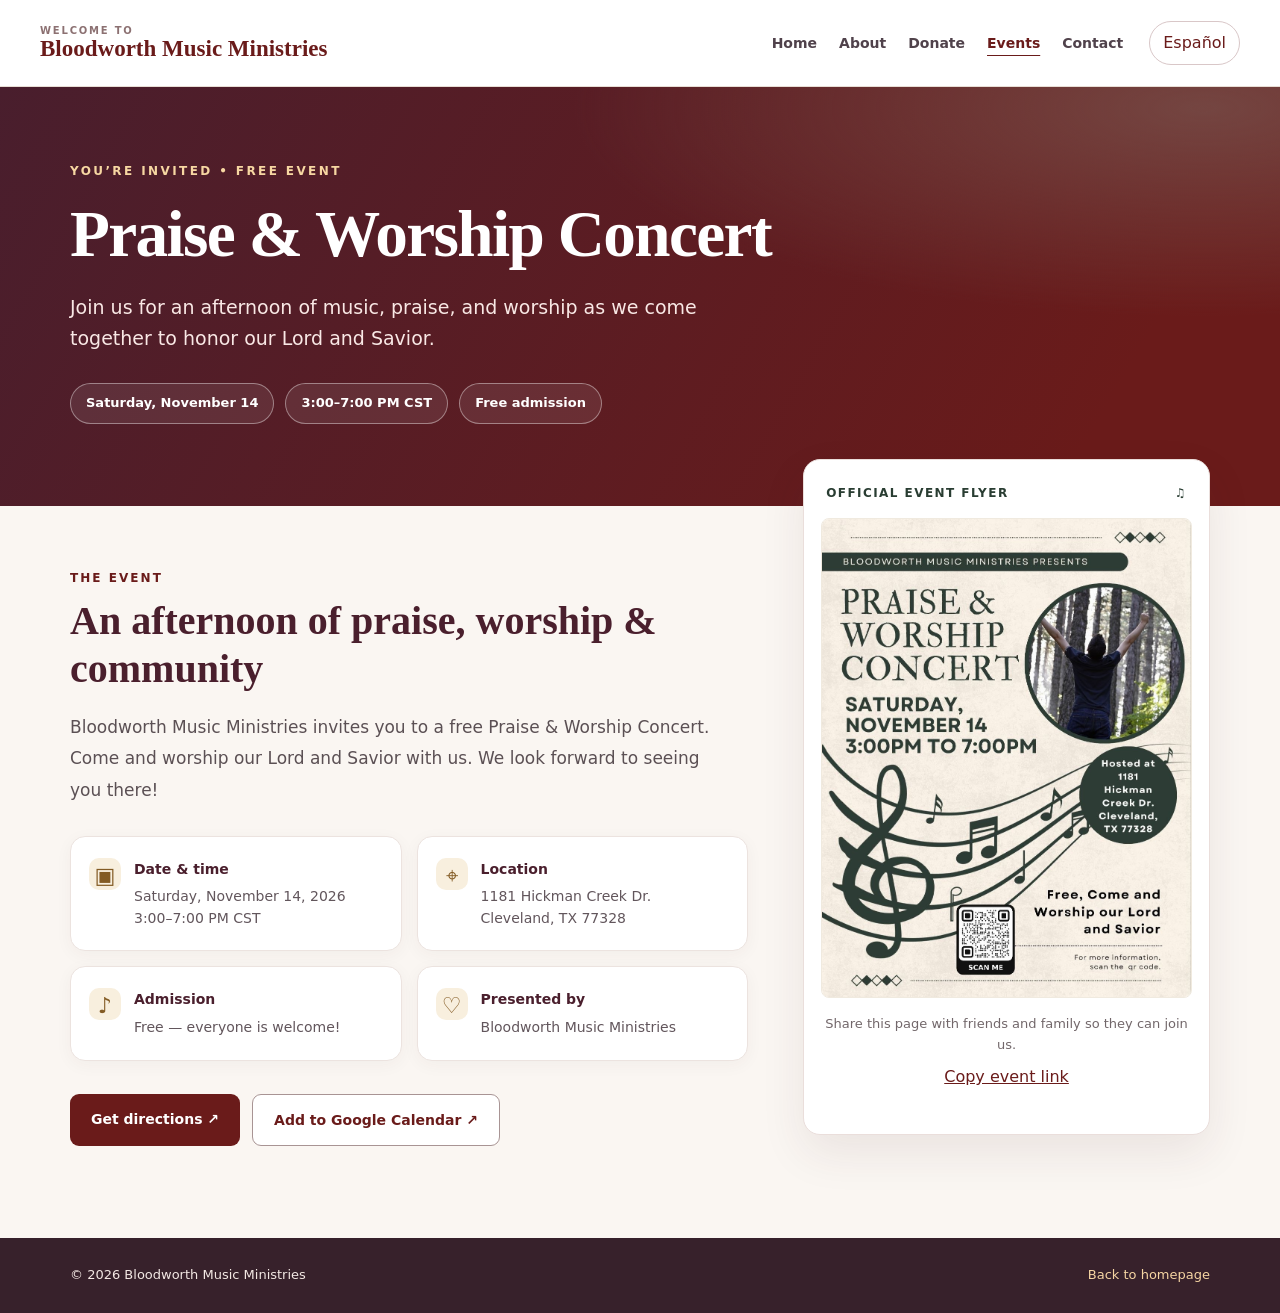
<file: events/index.html>
<!DOCTYPE html>
<html lang="en">
<head>
  <meta charset="UTF-8">
  <meta name="viewport" content="width=device-width, initial-scale=1.0">
  <meta name="theme-color" content="#6A1B1A">
  <meta name="description" content="Join Bloodworth Music Ministries for a free Praise & Worship Concert on Saturday, November 14, 2026, from 3–7 PM in Cleveland, Texas. Get the address, event flyer and directions.">
  <link rel="canonical" href="https://www.bloodworthmusicministries.org/events/">
  <meta property="og:type" content="website">
  <meta property="og:title" content="Praise & Worship Concert | Bloodworth Music Ministries">
  <meta property="og:description" content="Free praise and worship concert • Saturday, November 14, 2026 • 3–7 PM • Cleveland, Texas">
  <meta property="og:url" content="https://www.bloodworthmusicministries.org/events/">
  <meta property="og:image" content="https://www.bloodworthmusicministries.org/assets/praise-worship-concert-november-14-2026.jpg">
  <title>Praise &amp; Worship Concert — November 14, 2026 | Bloodworth Music Ministries</title>

  <link rel="stylesheet" href="../css/style.css">
  <style>

/* ==========================================
   BLOODWORTH MUSIC MINISTRIES
   PRAISE & WORSHIP CONCERT EVENT PAGE
   File: css/events.css
   Mobile Responsive Design
========================================== */

/* GLOBAL EVENT PAGE */
.bmm-events-page {
  --bmm-burgundy: #6a1b1a;
  --bmm-plum: #4a1f2d;
  --bmm-gold: #c8a96b;
  --bmm-ivory: #faf6f2;
  --bmm-green: #293d32;

  background: #faf6f2;
  color: #30252b;
  font-family: system-ui, -apple-system,
    BlinkMacSystemFont, "Segoe UI", sans-serif;
  margin: 0;
  line-height: 1.6;
}

.bmm-events-page *,
.bmm-events-page *::before,
.bmm-events-page *::after {
  box-sizing: border-box;
}

.bmm-events-page a {
  color: inherit;
}

.bmm-events-page button {
  font: inherit;
}

.bmm-container {
  width: min(1140px, calc(100% - 42px));
  margin-inline: auto;
}

/* ACCESSIBILITY */
.bmm-skip {
  position: absolute;
  left: -1000vw;
  top: auto;
}

.bmm-skip:focus {
  left: 14px;
  top: 14px;
  z-index: 999;
  background: #fff;
  padding: 12px 18px;
}

/* ==========================================
   HEADER AND NAVIGATION
========================================== */

.bmm-header {
  background: #fff;
  border-bottom: 1px solid #e8ded5;
  box-shadow: 0 2px 18px #30151a0c;
}

.bmm-header__inner {
  width: min(1200px, calc(100% - 42px));
  margin: auto;
  min-height: 86px;
  display: flex;
  align-items: center;
  gap: 26px;
}

.bmm-brand {
  text-decoration: none;
  display: flex;
  flex-direction: column;
  line-height: 1.12;
  flex-shrink: 0;
}

.bmm-brand__eyebrow {
  text-transform: uppercase;
  letter-spacing: .18em;
  font-size: 10px;
  color: #8c7172;
  font-weight: 700;
}

.bmm-brand__name {
  font-family: Georgia, serif;
  font-size: clamp(17px, 1.8vw, 23px);
  color: var(--bmm-burgundy);
  font-weight: 700;
}

.bmm-nav {
  display: flex;
  gap: 22px;
  margin-left: auto;
  align-items: center;
  flex-wrap: wrap;
}

.bmm-nav a {
  font-size: 14px;
  text-decoration: none;
  font-weight: 600;
  color: #50424b;
  padding: 8px 0;
}

.bmm-nav a:hover,
.bmm-nav a:focus-visible,
.bmm-nav .bmm-nav__current {
  color: var(--bmm-burgundy);
  text-decoration: underline;
  text-underline-offset: 7px;
}

.bmm-language {
  flex-shrink: 0;
  border: 1px solid #d9c7c8;
  background: #fff;
  color: var(--bmm-burgundy);
  border-radius: 22px;
  padding: 8px 13px;
  cursor: pointer;
  font-weight: 700;
  font-size: 13px;
}

.bmm-language:hover {
  background: #faf1ec;
}

/* ==========================================
   HERO SECTION
========================================== */

.bmm-event-hero {
  background:
    radial-gradient(
      ellipse at 94% 5%,
      #744541 0%,
      transparent 37%
    ),
    linear-gradient(
      120deg,
      #491e2d,
      #6a1b1a 85%
    );

  color: #fff;
  padding: 75px 0 82px;
  position: relative;
}

.bmm-event-hero__inner {
  position: relative;
}

.bmm-eyebrow {
  font-size: 12px;
  font-weight: 800;
  letter-spacing: .20em;
  text-transform: uppercase;
  color: #f7d7a2;
  margin: 0 0 18px;
}

.bmm-event-hero h1 {
  font-family: Georgia, Times, serif;
  font-weight: 600;
  font-size: clamp(38px, 5.1vw, 70px);
  line-height: 1.08;
  max-width: 780px;
  margin: 0 0 22px;
  letter-spacing: -.025em;
}

.bmm-event-hero__subtitle {
  font-size: clamp(16px, 1.8vw, 19px);
  max-width: 670px;
  line-height: 1.65;
  color: #f9e8e5;
  margin: 0 0 29px;
}

.bmm-hero-tags {
  display: flex;
  flex-wrap: wrap;
  gap: 11px;
}

.bmm-hero-tags span {
  border: 1px solid #ffffff66;
  background: #ffffff15;
  color: #fff;
  padding: 9px 15px;
  border-radius: 50px;
  font-size: 13px;
  font-weight: 700;
}

/* ==========================================
   MAIN EVENT LAYOUT
========================================== */

.bmm-event-layout {
  display: grid;
  grid-template-columns:
    minmax(0, 1.5fr)
    minmax(290px, .9fr);

  gap: 55px;
  align-items: start;
  padding-top: 63px;
  padding-bottom: 92px;
}

.bmm-section-label {
  font-size: 12px;
  color: var(--bmm-burgundy);
  font-weight: 800;
  text-transform: uppercase;
  letter-spacing: .17em;
  margin: 0 0 9px;
}

.bmm-event-body h2 {
  font-family: Georgia, serif;
  font-size: clamp(26px, 3.4vw, 40px);
  font-weight: 600;
  line-height: 1.2;
  color: var(--bmm-plum);
  margin: 0 0 19px;
  max-width: 630px;
}

.bmm-event-body > p:not(.bmm-section-label) {
  font-size: 17px;
  line-height: 1.83;
  color: #5b5054;
  max-width: 650px;
  margin-bottom: 30px;
}

/* ==========================================
   EVENT DETAIL CARDS
========================================== */

.bmm-detail-grid {
  display: grid;
  grid-template-columns: repeat(
    2,
    minmax(0, 1fr)
  );
  gap: 15px;
}

.bmm-detail-card {
  display: flex;
  align-items: flex-start;
  gap: 13px;
  padding: 21px 18px;
  background: #fff;
  border: 1px solid #ece3df;
  border-radius: 15px;
  box-shadow: 0 4px 17px #3a27300b;
}

.bmm-detail-card__icon {
  display: grid;
  place-items: center;
  flex: 0 0 32px;
  width: 32px;
  height: 32px;
  border-radius: 10px;
  color: #835b24;
  background: #f8efde;
  font-size: 22px;
}

.bmm-detail-card h3 {
  margin: 0 0 6px;
  color: var(--bmm-plum);
  font-size: 14px;
  font-weight: 800;
}

.bmm-detail-card p {
  margin: 0;
  color: #62565c;
  font-size: 14px;
  line-height: 1.55;
}

.bmm-detail-card__sub {
  display: block;
}

/* ==========================================
   ACTION BUTTONS
========================================== */

.bmm-cta-row {
  display: flex;
  flex-wrap: wrap;
  gap: 12px;
  margin-top: 33px;
}

.bmm-button {
  display: inline-block;
  padding: 14px 21px;
  border-radius: 9px;
  text-decoration: none;
  font-size: 14px;
  font-weight: 800;
  text-align: center;
  transition:
    transform .15s,
    background .15s;
}

.bmm-button:hover {
  transform: translateY(-2px);
}

.bmm-button--primary {
  background: var(--bmm-burgundy);
  color: #fff !important;
}

.bmm-button--primary:hover {
  background: #4e1114;
}

.bmm-button--secondary {
  border: 1px solid #a89494;
  background: #fff;
  color: var(--bmm-burgundy) !important;
}

/* ==========================================
   ORIGINAL CONCERT FLYER
========================================== */

.bmm-poster-panel {
  background: #fff;
  padding: 17px;
  border-radius: 17px;
  border: 1px solid #eadedb;
  box-shadow: 0 18px 45px #40202f16;
  margin-top: -110px;
  position: relative;
}

.bmm-poster-panel__top {
  display: flex;
  justify-content: space-between;
  align-items: center;
  font-size: 12px;
  font-weight: 800;
  text-transform: uppercase;
  letter-spacing: .12em;
  color: var(--bmm-green);
  padding: 7px 5px 15px;
}

.bmm-poster-panel > a {
  display: block;
  line-height: 0;
  overflow: hidden;
  border-radius: 8px;
  border: 1px solid #f0eadf;
}

.bmm-poster-panel img {
  display: block;
  width: 100%;
  height: auto;
}

.bmm-poster-panel > p {
  text-align: center;
  color: #72676a;
  margin: 16px 0 7px;
  font-size: 13px;
}

.bmm-copy-link {
  display: block;
  margin: 8px auto 0;
  border: none;
  background: transparent;
  color: var(--bmm-burgundy);
  cursor: pointer;
  text-decoration: underline;
  font-weight: 700;
}

.bmm-poster-panel .bmm-copy-confirmation {
  font-size: 12px;
  margin: 4px 0 0;
  min-height: 22px;
  overflow-wrap: anywhere;
}

/* ==========================================
   FOOTER
========================================== */

.bmm-footer {
  background: #37212b;
  color: #f3e8e4;
  padding: 27px 0;
}

.bmm-footer__inner {
  display: flex;
  justify-content: space-between;
  flex-wrap: wrap;
  gap: 15px;
  align-items: center;
  font-size: 13px;
}

.bmm-footer p {
  margin: 0;
}

.bmm-footer a {
  color: #f6d5a3;
}

/* ==========================================
   TABLET RESPONSIVENESS
   Screens 900px and below
========================================== */

@media (max-width: 900px) {

  .bmm-header__inner {
    flex-wrap: wrap;
    padding: 15px 0;
  }

  .bmm-nav {
    order: 3;
    width: 100%;
    margin: 0;
    gap: 17px;
  }

  .bmm-language {
    margin-left: auto;
  }

  .bmm-event-layout {
    grid-template-columns: 1fr;
    gap: 28px;
  }

  .bmm-poster-panel {
    margin-top: 0;
    max-width: 480px;
    justify-self: center;
  }
}

/* ==========================================
   MOBILE RESPONSIVENESS
   Screens 560px and below
========================================== */

@media (max-width: 560px) {

  .bmm-header__inner {
    gap: 10px;
  }

  .bmm-brand__name {
    font-size: 17px;
  }

  .bmm-nav {
    gap: 13px;
  }

  .bmm-nav a {
    font-size: 12px;
  }

  .bmm-container {
    width: calc(100% - 32px);
  }

  .bmm-event-hero {
    padding: 55px 0;
  }

  .bmm-event-layout {
    padding-top: 42px;
    padding-bottom: 54px;
  }

  .bmm-detail-grid {
    grid-template-columns: 1fr;
  }

  .bmm-cta-row .bmm-button {
    width: 100%;
  }
}

/* ACCESSIBILITY: REDUCED MOTION */
@media (prefers-reduced-motion: reduce) {

  .bmm-button {
    transition: none;
  }
}

</style>

  <script type="application/ld+json">
  {
    "@context": "https://schema.org",
    "@type": "MusicEvent",
    "name": "Praise & Worship Concert",
    "description": "A free praise and worship concert presented by Bloodworth Music Ministries. Come and worship our Lord and Savior.",
    "startDate": "2026-11-14T15:00:00-06:00",
    "endDate": "2026-11-14T19:00:00-06:00",
    "eventStatus": "https://schema.org/EventScheduled",
    "eventAttendanceMode": "https://schema.org/OfflineEventAttendanceMode",
    "image": [
      "https://www.bloodworthmusicministries.org/assets/praise-worship-concert-november-14-2026.jpg"
    ],
    "location": {
      "@type": "Place",
      "name": "Praise & Worship Concert Venue",
      "address": {
        "@type": "PostalAddress",
        "streetAddress": "1181 Hickman Creek Dr",
        "addressLocality": "Cleveland",
        "addressRegion": "TX",
        "postalCode": "77328",
        "addressCountry": "US"
      }
    },
    "organizer": {
      "@type": "Organization",
      "name": "Bloodworth Music Ministries",
      "url": "https://www.bloodworthmusicministries.org/"
    },
    "offers": {
      "@type": "Offer",
      "price": 0,
      "priceCurrency": "USD",
      "url": "https://www.bloodworthmusicministries.org/events/",
      "availability": "https://schema.org/InStock"
    }
  }
  </script>
</head>

<body class="bmm-events-page">
  <a href="#event-main" class="bmm-skip">
    Skip to event details
  </a>

  <!-- HEADER -->
  <header class="bmm-header">
    <div class="bmm-header__inner">
      <a class="bmm-brand" href="../index.html"
         aria-label="Bloodworth Music Ministries — home">
        <span class="bmm-brand__eyebrow">Welcome to</span>
        <span class="bmm-brand__name">
          Bloodworth Music Ministries
        </span>
      </a>

      <nav class="bmm-nav" aria-label="Main navigation">
        <a href="../index.html"
           data-en="Home" data-es="Inicio">Home</a>

        <a href="../index.html#about"
           data-en="About" data-es="Acerca de">About</a>

        <a href="../pages/donate.html"
           data-en="Donate" data-es="Donar">Donate</a>

        <a class="bmm-nav__current" href="./"
           aria-current="page"
           data-en="Events" data-es="Eventos">Events</a>

        <a href="../index.html#contact"
           data-en="Contact" data-es="Contacto">Contact</a>
      </nav>

      <button type="button"
              class="bmm-language"
              id="language-toggle"
              aria-label="Switch language">
        Español
      </button>
    </div>
  </header>

  <!-- MAIN CONTENT -->
  <main id="event-main">

    <!-- EVENT HERO -->
    <section class="bmm-event-hero"
             aria-labelledby="event-title">
      <div class="bmm-container bmm-event-hero__inner">

        <p class="bmm-eyebrow"
           data-en="You’re invited • Free event"
           data-es="Estás invitado • Evento gratuito">
          You’re invited • Free event
        </p>

        <h1 id="event-title"
            data-en="Praise &amp; Worship Concert"
            data-es="Concierto de Alabanza y Adoración">
          Praise &amp; Worship Concert
        </h1>

        <p class="bmm-event-hero__subtitle"
           data-en="Join us for an afternoon of music, praise, and worship as we come together to honor our Lord and Savior."
           data-es="Acompáñanos a una tarde de música, alabanza y adoración para honrar juntos a nuestro Señor y Salvador.">
          Join us for an afternoon of music, praise,
          and worship as we come together to honor
          our Lord and Savior.
        </p>

        <div class="bmm-hero-tags"
             aria-label="Event highlights">

          <span data-en="Saturday, November 14"
                data-es="Sábado 14 de noviembre">
            Saturday, November 14
          </span>

          <span>3:00–7:00 PM CST</span>

          <span data-en="Free admission"
                data-es="Entrada gratuita">
            Free admission
          </span>
        </div>
      </div>
    </section>

    <!-- EVENT DETAILS -->
    <div class="bmm-container bmm-event-layout">
      <section class="bmm-event-body"
               aria-label="Concert information">

        <p class="bmm-section-label"
           data-en="The event"
           data-es="El evento">
          The event
        </p>

        <h2 data-en="An afternoon of praise, worship &amp; community"
            data-es="Una tarde de alabanza, adoración y comunidad">
          An afternoon of praise, worship &amp; community
        </h2>

        <p data-en="Bloodworth Music Ministries invites you to a free Praise &amp; Worship Concert. Come and worship our Lord and Savior with us. We look forward to seeing you there!"
           data-es="Bloodworth Music Ministries te invita a un concierto gratuito de alabanza y adoración. Ven a adorar a nuestro Señor y Salvador con nosotros. ¡Esperamos verte allí!">
          Bloodworth Music Ministries invites you to a
          free Praise &amp; Worship Concert. Come and
          worship our Lord and Savior with us.
          We look forward to seeing you there!
        </p>

        <div class="bmm-detail-grid">

          <!-- DATE AND TIME -->
          <article class="bmm-detail-card">
            <span class="bmm-detail-card__icon"
                  aria-hidden="true">▣</span>
            <div>
              <h3 data-en="Date &amp; time"
                  data-es="Fecha y hora">
                Date &amp; time
              </h3>

              <p>
                <time datetime="2026-11-14">
                  Saturday, November 14, 2026
                </time>
                <span class="bmm-detail-card__sub">
                  3:00–7:00 PM CST
                </span>
              </p>
            </div>
          </article>

          <!-- LOCATION -->
          <article class="bmm-detail-card">
            <span class="bmm-detail-card__icon"
                  aria-hidden="true">⌖</span>
            <div>
              <h3 data-en="Location"
                  data-es="Ubicación">
                Location
              </h3>

              <p>
                1181 Hickman Creek Dr.
                <span class="bmm-detail-card__sub">
                  Cleveland, TX 77328
                </span>
              </p>
            </div>
          </article>

          <!-- ADMISSION -->
          <article class="bmm-detail-card">
            <span class="bmm-detail-card__icon"
                  aria-hidden="true">♪</span>
            <div>
              <h3 data-en="Admission"
                  data-es="Entrada">
                Admission
              </h3>

              <p data-en="Free — everyone is welcome!"
                 data-es="Gratis — ¡todos son bienvenidos!">
                Free — everyone is welcome!
              </p>
            </div>
          </article>

          <!-- ORGANIZER -->
          <article class="bmm-detail-card">
            <span class="bmm-detail-card__icon"
                  aria-hidden="true">♡</span>
            <div>
              <h3 data-en="Presented by"
                  data-es="Presentado por">
                Presented by
              </h3>

              <p>Bloodworth Music Ministries</p>
            </div>
          </article>
        </div>

        <!-- ACTION BUTTONS -->
        <div class="bmm-cta-row">

          <a class="bmm-button bmm-button--primary"
             href="https://www.google.com/maps/search/?api=1&amp;query=1181%20Hickman%20Creek%20Dr%2C%20Cleveland%2C%20TX%2077328"
             target="_blank"
             rel="noopener noreferrer"
             data-en="Get directions ↗"
             data-es="Cómo llegar ↗">
            Get directions ↗
          </a>

          <a class="bmm-button bmm-button--secondary"
             href="https://calendar.google.com/calendar/render?action=TEMPLATE&amp;text=Bloodworth%20Music%20Ministries%20Praise%20%26%20Worship%20Concert&amp;dates=20261114T150000%2F20261114T190000&amp;ctz=America%2FChicago&amp;details=Free%20praise%20and%20worship%20concert.%20Come%20and%20worship%20our%20Lord%20and%20Savior.%20Event%20details%3A%20https%3A%2F%2Fwww.bloodworthmusicministries.org%2Fevents%2F&amp;location=1181%20Hickman%20Creek%20Dr%2C%20Cleveland%2C%20TX%2077328"
             target="_blank"
             rel="noopener noreferrer"
             data-en="Add to Google Calendar ↗"
             data-es="Agregar a Google Calendar ↗">
            Add to Google Calendar ↗
          </a>

        </div>
      </section>

      <!-- ORIGINAL EVENT FLYER -->
      <aside class="bmm-poster-panel"
             aria-label="Official concert flyer">

        <div class="bmm-poster-panel__top">
          <span data-en="Official event flyer"
                data-es="Volante oficial del evento">
            Official event flyer
          </span>
          <span aria-hidden="true">♫</span>
        </div>

        <a href="../assets/praise-worship-concert-november-14-2026.jpg"
           target="_blank"
           rel="noopener"
           aria-label="View full-size concert flyer">

          <img
            src="../assets/praise-worship-concert-november-14-2026.jpg"
            alt="Official flyer for Bloodworth Music Ministries Praise and Worship Concert, Saturday November 14, 3–7 PM, at 1181 Hickman Creek Drive in Cleveland, Texas. Admission is free."
            loading="eager"
            width="989"
            height="1280">
        </a>

        <p data-en="Share this page with friends and family so they can join us."
           data-es="Comparte esta página con amigos y familiares para que nos acompañen.">
          Share this page with friends and family
          so they can join us.
        </p>

        <button type="button"
                id="copy-event-link"
                class="bmm-copy-link"
                data-en="Copy event link"
                data-es="Copiar enlace del evento">
          Copy event link
        </button>

        <p id="copy-confirmation"
           class="bmm-copy-confirmation"
           aria-live="polite"></p>

      </aside>
    </div>
  </main>

  <!-- FOOTER -->
  <footer class="bmm-footer">
    <div class="bmm-container bmm-footer__inner">
      <p>© 2026 Bloodworth Music Ministries</p>

      <a href="../index.html"
         data-en="Back to homepage"
         data-es="Volver al inicio">
        Back to homepage
      </a>
    </div>
  </footer>

  <!-- PAGE INTERACTIONS -->
  <script>
    (function () {
      const toggle =
        document.getElementById('language-toggle');

      let language =
        localStorage.getItem('language') === 'es'
          ? 'es'
          : 'en';

      function setLanguage(lang) {
        language = lang;
        document.documentElement.lang = lang;

        document
          .querySelectorAll('[data-en][data-es]')
          .forEach(el => {
            el.textContent =
              lang === 'es'
                ? el.getAttribute('data-es')
                : el.getAttribute('data-en');
          });

        toggle.textContent =
          lang === 'es' ? 'English' : 'Español';

        localStorage.setItem('language', lang);
      }

      toggle.addEventListener('click', () => {
        setLanguage(
          language === 'en' ? 'es' : 'en'
        );
      });

      setLanguage(language);

      const copyBtn =
        document.getElementById('copy-event-link');

      const copied =
        document.getElementById('copy-confirmation');

      copyBtn.addEventListener('click', async () => {
        const url =
          'https://www.bloodworthmusicministries.org/events/';

        try {
          await navigator.clipboard.writeText(url);

          copied.textContent =
            language === 'es'
              ? '¡Enlace copiado!'
              : 'Link copied!';

        } catch (_error) {
          copied.textContent = url;
        }
      });
    }());
  </script>
</body>
</html>
</file>
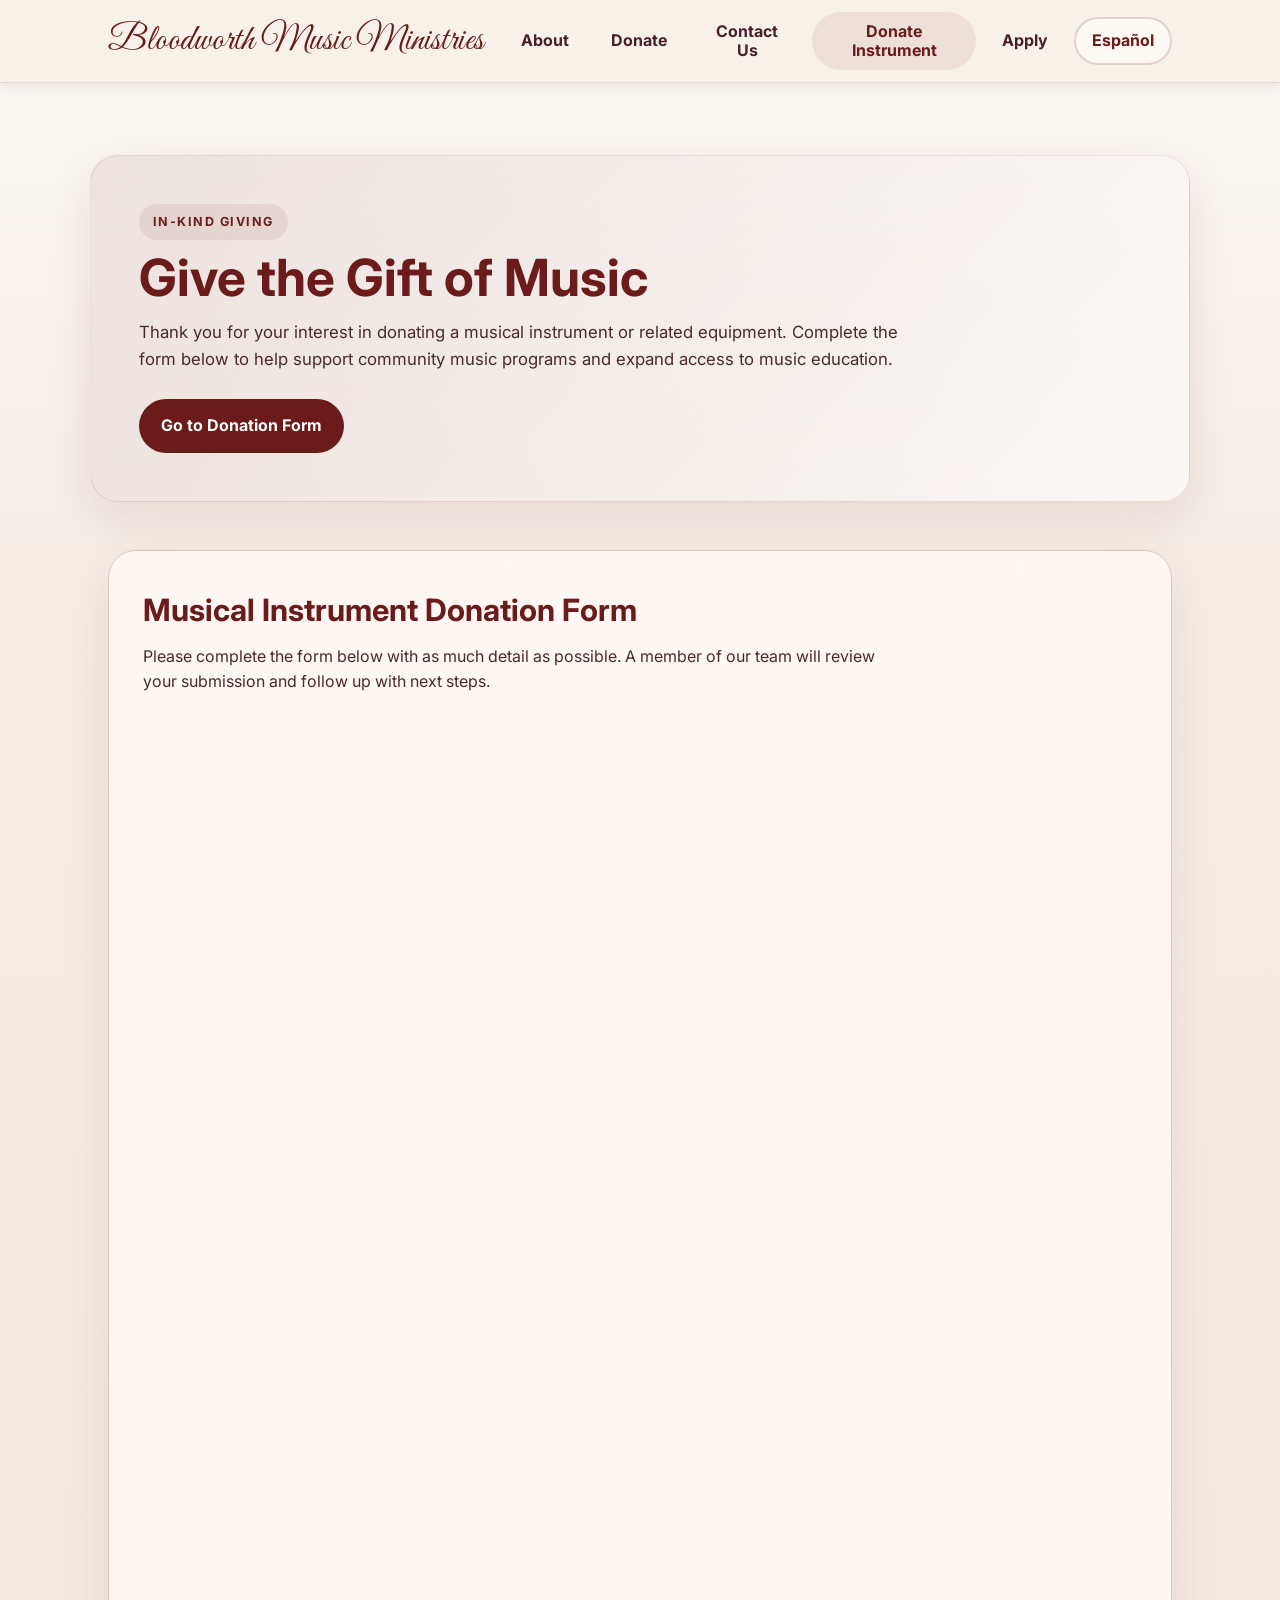
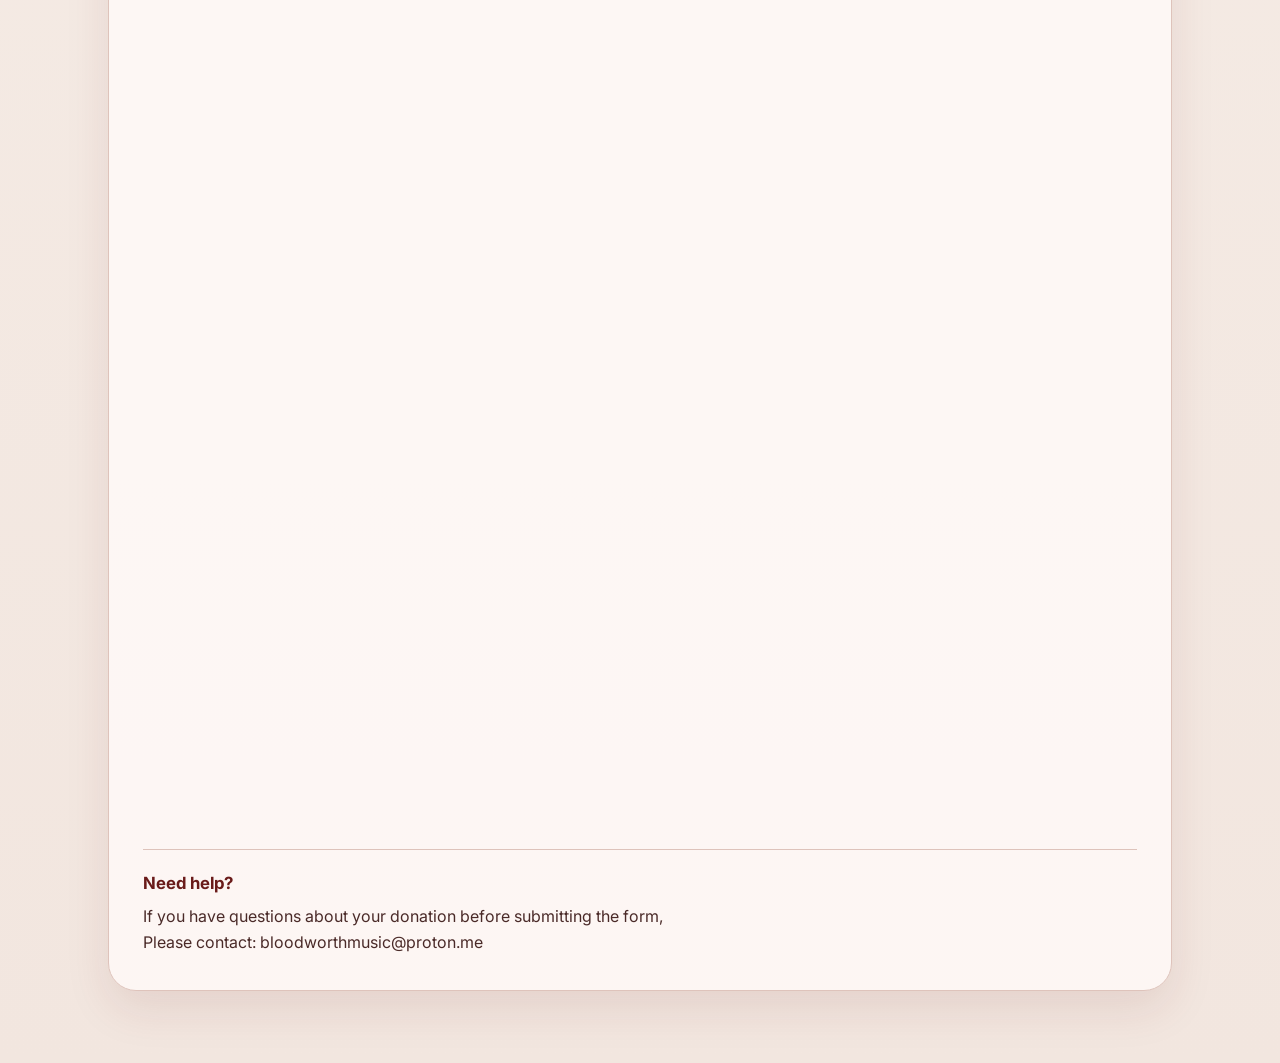
<file: pages/donate-instrument.html>
<!DOCTYPE html>
<html lang="en">
<head>
  <meta charset="UTF-8" />
  <meta name="viewport" content="width=device-width, initial-scale=1.0" />
  <title>Donate a Musical Instrument</title>
  <meta
    name="description"
    content="Donate a musical instrument or related equipment to support our community music programs."
  />
  <link rel="preconnect" href="https://fonts.googleapis.com" />
  <link rel="preconnect" href="https://fonts.gstatic.com" crossorigin />
  <link
    href="https://fonts.googleapis.com/css2?family=Inter:wght@400;500;600;700&display=swap"
    rel="stylesheet"
  />
  <link rel="stylesheet" href="../css/style.css" />
<link rel="stylesheet" href="../css/donate-instrument.css" />
</head>
<body>
  <!-- HEADER -->
<header class="site-header">
  <div class="site-header__inner">
    <a class="brand" href="../index.html" aria-label="Bloodworth Music Ministries home">
      <span class="brand__name">Bloodworth Music Ministries</span>
    </a>

    <nav class="site-nav" aria-label="Primary navigation">
      <ul class="site-nav__list">
        <li>
          <a class="site-nav__link" href="../index.html#about" data-en="About" data-es="Acerca de">
            About
          </a>
        </li>

        <li>
          <a class="site-nav__link" href="../pages/donate.html" data-en="Donate" data-es="Donar">
            Donate
          </a>
        </li>

        <li>
          <a class="site-nav__link" href="../index.html#contact" data-en="Contact Us" data-es="Contáctenos">
            Contact Us
          </a>
        </li>

        <li>
          <a class="site-nav__link site-nav__link--active" href="../pages/donate-instrument.html" data-en="Donate Instrument" data-es="Donar Instrumento">
            Donate Instrument
          </a>
        </li>

        <li>
          <a class="site-nav__link" href="../pages/student-interest.html" data-en="Apply" data-es="Aplicar">
            Apply
          </a>
        </li>

        <li>
          <button
            class="language-toggle"
            id="languageToggle"
            type="button"
            aria-label="Switch to Spanish"
          >
            Español
          </button>
        </li>
      </ul>
    </nav>

    <button
      class="menu-button"
      type="button"
      aria-label="Open menu"
      aria-expanded="false"
      aria-controls="mobile-menu"
    >
      <span class="menu-button__bar"></span>
      <span class="menu-button__bar"></span>
      <span class="menu-button__bar"></span>
    </button>
  </div>

  <!-- MOBILE MENU -->
  <nav class="mobile-menu" id="mobile-menu" aria-label="Mobile navigation">
    <ul class="mobile-menu__list">
      <li>
        <a class="mobile-menu__link" href="../index.html#about" data-en="About" data-es="Acerca de">
          About
        </a>
      </li>

      <li>
        <a class="mobile-menu__link" href="../pages/donate.html" data-en="Donate" data-es="Donar">
          Donate
        </a>
      </li>

      <li>
        <a class="mobile-menu__link" href="../index.html#contact" data-en="Contact Us" data-es="Contáctenos">
          Contact Us
        </a>
      </li>

      <li>
        <a class="mobile-menu__link" href="../pages/donate-instrument.html" data-en="Donate Instrument" data-es="Donar Instrumento">
          Donate Instrument
        </a>
      </li>

      <li>
        <a class="mobile-menu__link" href="../pages/student-interest.html" data-en="Apply" data-es="Aplicar">
          Apply
        </a>
      </li>

      <li>
        <button
          class="language-toggle language-toggle--mobile"
          id="mobileLanguageToggle"
          type="button"
          aria-label="Switch to Spanish"
        >
          Español
        </button>
      </li>
    </ul>
  </nav>
</header>

  <main>
    <section class="hero">
      <div class="container hero-inner">
        <p
  class="eyebrow"
  data-en="In-Kind Giving"
  data-es="Donación en Especie"
>
  In-Kind Giving
</p>

<h1
  data-en="Give the Gift of Music"
  data-es="Regale el Don de la Música"
>
  Give the Gift of Music
</h1>

<p
  class="hero-text"
  data-en="Thank you for your interest in donating a musical instrument or related equipment. Complete the form below to help support community music programs and expand access to music education."
  data-es="Gracias por su interés en donar un instrumento musical o equipo relacionado. Complete el formulario a continuación para ayudar a apoyar los programas musicales de la comunidad y ampliar el acceso a la educación musical."
>
  Thank you for your interest in donating a musical instrument or related
  equipment. Complete the form below to help support community music
  programs and expand access to music education.
</p>

<a
  class="hero-button"
  href="#donation-form"
  data-en="Go to Donation Form"
  data-es="Ir al Formulario de Donación"
>
  Go to Donation Form
</a>
      </div>
    </section>

    <section class="form-section" id="donation-form">
      <div class="container">
        <div class="section-card">
          <div class="section-copy">
  <h2
    data-en="Musical Instrument Donation Form"
    data-es="Formulario para Donar un Instrumento Musical"
  >
    Musical Instrument Donation Form
  </h2>

  <p
    data-en="Please complete the form below with as much detail as possible. A member of our team will review your submission and follow up with next steps."
    data-es="Por favor complete el formulario a continuación con la mayor cantidad de detalles posible. Un miembro de nuestro equipo revisará su envío y se comunicará con usted con los próximos pasos."
  >
    Please complete the form below with as much detail as possible. A
    member of our team will review your submission and follow up with
    next steps.
  </p>
</div>

          <iframe
  class="language-iframe"
  title="Musical Instrument Donation Form"
  src="https://form.jotform.com/260881361117051"
  data-src-en="https://form.jotform.com/260881361117051"
  data-src-es="https://form.jotform.com/261185614770156"
  loading="lazy"
  frameborder="0"
  allowfullscreen
></iframe>

          <div class="support-note">
  <h3
    data-en="Need help?"
    data-es="¿Necesita ayuda?"
  >
    Need help?
  </h3>

  <p>
    <span
      data-en="If you have questions about your donation before submitting the form,"
      data-es="Si tiene preguntas sobre su donación antes de enviar el formulario,"
    >
      If you have questions about your donation before submitting the form,
    </span>
    <br>
    <span
      data-en="Please contact:"
      data-es="Por favor comuníquese con:"
    >
      Please contact:
    </span>
    bloodworthmusic@proton.me
  </p>
</div>
        </div>
      </div>
    </section>
  </main>
 <script>
  const menuButton = document.querySelector(".menu-button");
  const mobileMenu = document.getElementById("mobile-menu");
  const mobileLinks = document.querySelectorAll(".mobile-menu__link");

  const languageToggle = document.getElementById("languageToggle");
  const mobileLanguageToggle = document.getElementById("mobileLanguageToggle");
  const translatableElements = document.querySelectorAll("[data-en][data-es]");
  const languageIframes = document.querySelectorAll("[data-src-en][data-src-es]");

  function setLanguage(language) {
    translatableElements.forEach((element) => {
      const translatedText = element.getAttribute(`data-${language}`);

      if (translatedText) {
        element.textContent = translatedText;
      }
    });

    languageIframes.forEach((iframe) => {
      const newSrc = iframe.getAttribute(`data-src-${language}`);

      if (newSrc && iframe.src !== newSrc) {
        iframe.src = newSrc;
      }
    });

    document.documentElement.lang = language === "es" ? "es" : "en";
    localStorage.setItem("siteLanguage", language);

    const nextLabel = language === "es" ? "English" : "Español";
    const ariaLabel = language === "es" ? "Switch to English" : "Switch to Spanish";

    if (languageToggle) {
      languageToggle.textContent = nextLabel;
      languageToggle.setAttribute("aria-label", ariaLabel);
    }

    if (mobileLanguageToggle) {
      mobileLanguageToggle.textContent = nextLabel;
      mobileLanguageToggle.setAttribute("aria-label", ariaLabel);
    }
  }

  function toggleLanguage() {
    const currentLanguage = localStorage.getItem("siteLanguage") || "en";
    const newLanguage = currentLanguage === "en" ? "es" : "en";
    setLanguage(newLanguage);
  }

  if (languageToggle) {
    languageToggle.addEventListener("click", toggleLanguage);
  }

  if (mobileLanguageToggle) {
    mobileLanguageToggle.addEventListener("click", toggleLanguage);
  }

  const savedLanguage = localStorage.getItem("siteLanguage") || "en";
  setLanguage(savedLanguage);

  if (menuButton && mobileMenu) {
    menuButton.addEventListener("click", () => {
      const isOpen = mobileMenu.classList.toggle("is-open");
      menuButton.classList.toggle("is-active", isOpen);
      menuButton.setAttribute("aria-expanded", isOpen);
      menuButton.setAttribute("aria-label", isOpen ? "Close menu" : "Open menu");
    });
  }

  mobileLinks.forEach(link => {
    link.addEventListener("click", () => {
      if (mobileMenu && menuButton) {
        mobileMenu.classList.remove("is-open");
        menuButton.classList.remove("is-active");
        menuButton.setAttribute("aria-expanded", "false");
        menuButton.setAttribute("aria-label", "Open menu");
      }
    });
  });
</script>
</body>
</html>
</file>
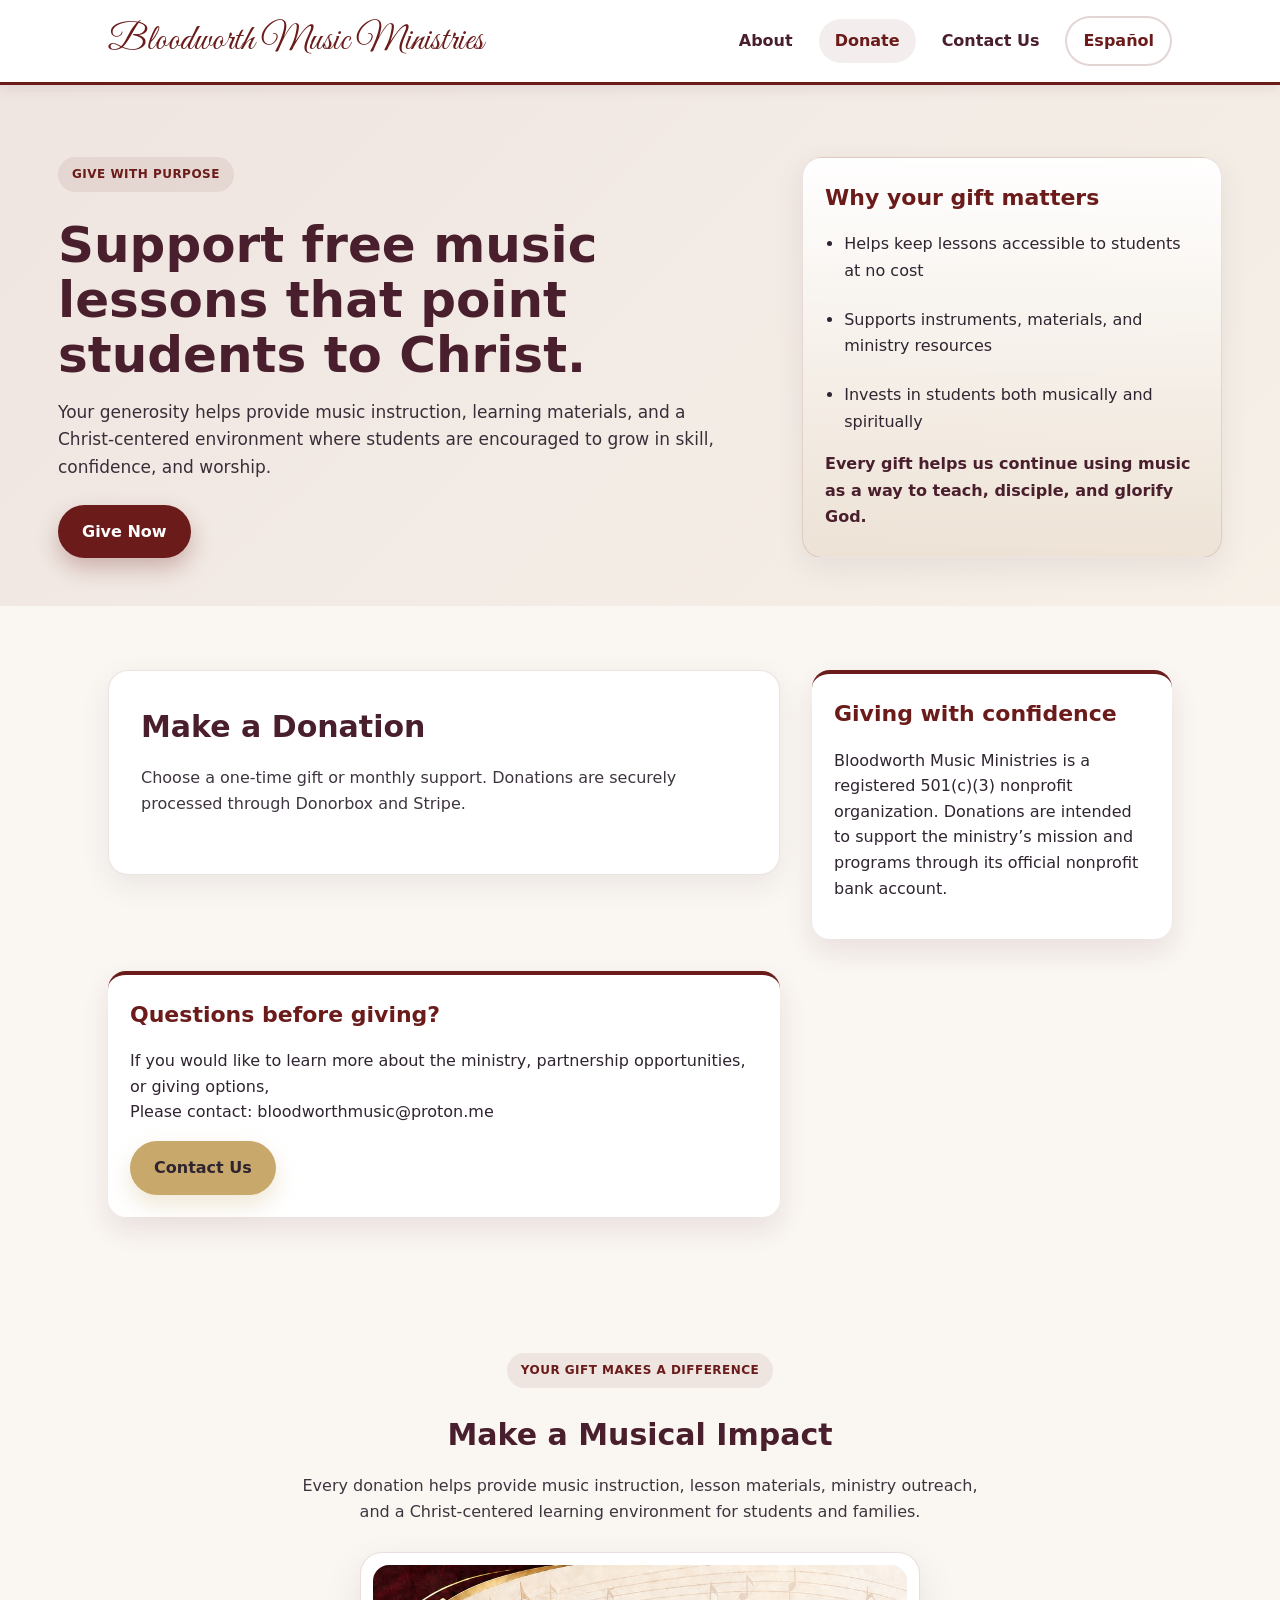
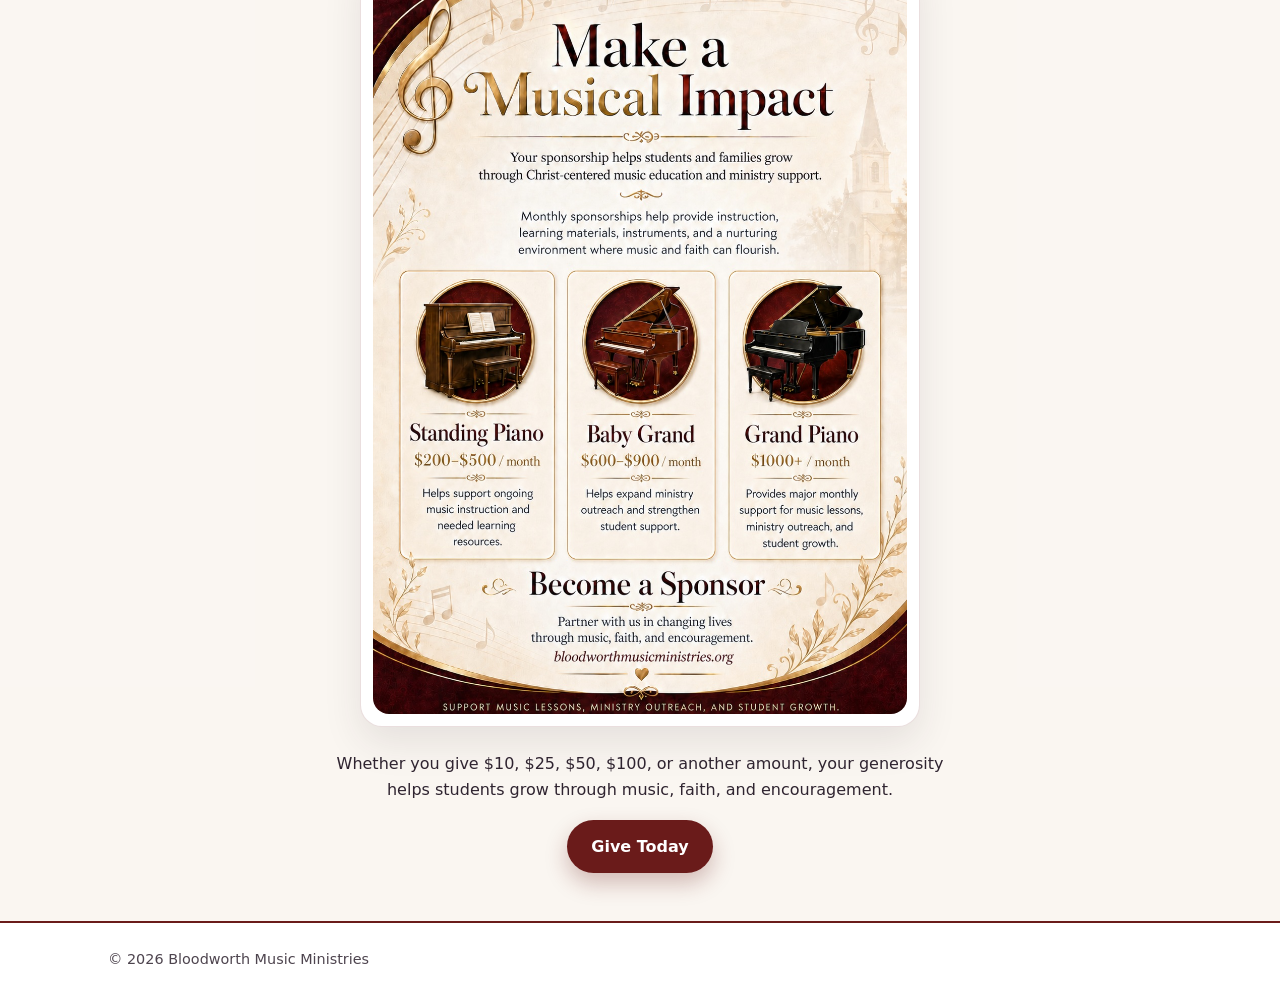
<file: pages/donate.html>
<!DOCTYPE html>
<html lang="en">
<head>
  <meta charset="UTF-8" />
  <meta name="viewport" content="width=device-width, initial-scale=1.0" />

  <title>Donate | Bloodworth Music Ministries</title>

  <link rel="stylesheet" href="../css/style.css" />
  <link rel="stylesheet" href="../css/donate.css" />
</head>

<body>
  <!-- HEADER -->
  <header class="site-header">
    <div class="site-header__inner">
      <a class="brand" href="../index.html" aria-label="Bloodworth Music Ministries home">
        <span class="brand__name">Bloodworth Music Ministries</span>
      </a>

      <nav class="site-nav" aria-label="Primary navigation">
        <ul class="site-nav__list">
          <li>
            <a
              class="site-nav__link"
              href="../index.html#about"
              data-en="About"
              data-es="Acerca de"
            >
              About
            </a>
          </li>

          <li>
            <a
              class="site-nav__link site-nav__link--active"
              href="../pages/donate.html"
              data-en="Donate"
              data-es="Donar"
            >
              Donate
            </a>
          </li>

          <li>
            <a
              class="site-nav__link"
              href="../index.html#contact"
              data-en="Contact Us"
              data-es="Contáctenos"
            >
              Contact Us
            </a>
          </li>

          <li>
            <button
              class="language-toggle"
              id="languageToggle"
              type="button"
              aria-label="Switch to Spanish"
            >
              Español
            </button>
          </li>
        </ul>
      </nav>

      <button
        class="menu-button"
        type="button"
        aria-label="Open menu"
        aria-expanded="false"
        aria-controls="mobile-menu"
      >
        <span class="menu-button__bar"></span>
        <span class="menu-button__bar"></span>
        <span class="menu-button__bar"></span>
      </button>
    </div>

    <nav class="mobile-menu" id="mobile-menu" aria-label="Mobile navigation">
      <ul class="mobile-menu__list">
        <li>
          <a
            class="mobile-menu__link"
            href="../index.html#about"
            data-en="About"
            data-es="Acerca de"
          >
            About
          </a>
        </li>

        <li>
          <a
            class="mobile-menu__link"
            href="../pages/donate.html"
            data-en="Donate"
            data-es="Donar"
          >
            Donate
          </a>
        </li>

        <li>
          <a
            class="mobile-menu__link"
            href="../index.html#contact"
            data-en="Contact Us"
            data-es="Contáctenos"
          >
            Contact Us
          </a>
        </li>

        <li>
          <a
            class="mobile-menu__link"
            href="../pages/donate-instrument.html"
            data-en="Donate Instrument"
            data-es="Donar Instrumento"
          >
            Donate Instrument
          </a>
        </li>

        <li>
          <a
            class="mobile-menu__link"
            href="../pages/student-interest.html"
            data-en="Apply"
            data-es="Aplicar"
          >
            Apply
          </a>
        </li>

        <li>
          <button
            class="language-toggle language-toggle--mobile"
            id="mobileLanguageToggle"
            type="button"
            aria-label="Switch to Spanish"
          >
            Español
          </button>
        </li>
      </ul>
    </nav>
  </header>

  <main>
    <!-- DONATE HERO -->
    <section class="donate-hero" aria-labelledby="donate-hero-title">
      <div class="container donate-hero__inner">
        <div class="donate-hero__content">
          <span
            class="eyebrow"
            data-en="Give with purpose"
            data-es="Dé con propósito"
          >
            Give with purpose
          </span>

          <h1
            class="donate-hero__title"
            id="donate-hero-title"
            data-en="Support free music lessons that point students to Christ."
            data-es="Apoye clases de música gratis que dirigen a los estudiantes hacia Cristo."
          >
            Support free music lessons that point students to Christ.
          </h1>

          <p
            class="donate-hero__text"
            data-en="Your generosity helps provide music instruction, learning materials, and a Christ-centered environment where students are encouraged to grow in skill, confidence, and worship."
            data-es="Su generosidad ayuda a proveer enseñanza musical, materiales de aprendizaje y un ambiente centrado en Cristo donde los estudiantes son animados a crecer en habilidad, confianza y adoración."
          >
            Your generosity helps provide music instruction, learning materials, and a Christ-centered environment where students are encouraged to grow in skill, confidence, and worship.
          </p>

          <div class="donate-hero__actions">
            <a
              class="button button--primary"
              href="#donation-form"
              data-en="Give Now"
              data-es="Donar Ahora"
            >
              Give Now
            </a>
          </div>
        </div>

        <aside class="donate-summary card card--accent">
          <h2
            class="card__title"
            data-en="Why your gift matters"
            data-es="Por qué su donación importa"
          >
            Why your gift matters
          </h2>

          <ul class="donate-summary__list">
            <li
              data-en="Helps keep lessons accessible to students at no cost"
              data-es="Ayuda a mantener las clases accesibles para los estudiantes sin costo"
            >
              Helps keep lessons accessible to students at no cost
            </li>

            <li
              data-en="Supports instruments, materials, and ministry resources"
              data-es="Apoya instrumentos, materiales y recursos del ministerio"
            >
              Supports instruments, materials, and ministry resources
            </li>

            <li
              data-en="Invests in students both musically and spiritually"
              data-es="Invierte en los estudiantes tanto musical como espiritualmente"
            >
              Invests in students both musically and spiritually
            </li>
          </ul>

          <p
            class="donate-summary__note"
            data-en="Every gift helps us continue using music as a way to teach, disciple, and glorify God."
            data-es="Cada donación nos ayuda a seguir usando la música como una forma de enseñar, discipular y glorificar a Dios."
          >
            Every gift helps us continue using music as a way to teach, disciple, and glorify God.
          </p>
        </aside>
      </div>
    </section>



    <!-- DONATION OPTIONS -->
    <section class="section donate-options" id="donation-form" aria-labelledby="donation-form-title">
      <div class="container">
        <div class="donate-layout">
          <div class="donate-form-card card">
            <h2
              class="section__title"
              id="donation-form-title"
              data-en="Make a Donation"
              data-es="Hacer una Donación"
            >
              Make a Donation
            </h2>

            <p
              class="section__subtitle"
              data-en="Choose a one-time gift or monthly support. Donations are securely processed through Donorbox and Stripe."
              data-es="Elija una donación única o apoyo mensual. Las donaciones se procesan de forma segura por medio de Donorbox y Stripe."
            >
              Choose a one-time gift or monthly support. Donations are securely processed through Donorbox and Stripe.
            </p>

            <div class="donorbox-embed">
              <dbox-widget
                campaign="support-bloodworth-music-ministries"
                type="donation_form"
                enable-auto-scroll="true"
              >
              </dbox-widget>
            </div>
          </div>

          <!-- <aside class="donate-sidebar">
            <div class="card">
              <h3
                class="card__title"
                data-en="Your impact"
                data-es="Su impacto"
              >
                Your impact
              </h3>

              <div class="impact-list" id="giving-impact">
                <div class="impact-item">
                  <span class="impact-item__amount">$10</span>
                  <p
                    class="impact-item__text"
                    data-en="Helps support lesson materials and ministry supplies."
                    data-es="Ayuda a apoyar materiales para las clases y suministros del ministerio."
                  >
                    Helps support lesson materials and ministry supplies.
                  </p>
                </div>

                <div class="impact-item">
                  <span class="impact-item__amount">$25</span>
                  <p
                    class="impact-item__text"
                    data-en="Helps a student continue learning in a Christ-centered environment."
                    data-es="Ayuda a un estudiante a seguir aprendiendo en un ambiente centrado en Cristo."
                  >
                    Helps a student continue learning in a Christ-centered environment.
                  </p>
                </div>

                <div class="impact-item">
                  <span class="impact-item__amount">$50</span>
                  <p
                    class="impact-item__text"
                    data-en="Helps sponsor music instruction and needed learning resources."
                    data-es="Ayuda a patrocinar enseñanza musical y recursos de aprendizaje necesarios."
                  >
                    Helps sponsor music instruction and needed learning resources.
                  </p>
                </div>

                <div class="impact-item">
                  <span class="impact-item__amount">$100</span>
                  <p
                    class="impact-item__text"
                    data-en="Helps strengthen ongoing ministry support for students and families."
                    data-es="Ayuda a fortalecer el apoyo continuo del ministerio para estudiantes y familias."
                  >
                    Helps strengthen ongoing ministry support for students and families.
                  </p>
                </div>
              </div>
            </div> -->

            <div class="card">
              <h3
                class="card__title"
                data-en="Giving with confidence"
                data-es="Donaciones con confianza"
              >
                Giving with confidence
              </h3>

              <p
                data-en="Bloodworth Music Ministries is a registered 501(c)(3) nonprofit organization. Donations are intended to support the ministry’s mission and programs through its official nonprofit bank account."
                data-es="Bloodworth Music Ministries es una organización sin fines de lucro registrada 501(c)(3). Las donaciones están destinadas a apoyar la misión y los programas del ministerio por medio de su cuenta bancaria oficial sin fines de lucro."
              >
                Bloodworth Music Ministries is a registered 501(c)(3) nonprofit organization. Donations are intended to support the ministry’s mission and programs through its official nonprofit bank account.
              </p>
            </div>

            <div class="card">
              <h3
                class="card__title"
                data-en="Questions before giving?"
                data-es="¿Preguntas antes de donar?"
              >
                Questions before giving?
              </h3>

              <p>
                <span
                  data-en="If you would like to learn more about the ministry, partnership opportunities, or giving options,"
                  data-es="Si desea aprender más sobre el ministerio, oportunidades de colaboración u opciones para donar,"
                >
                  If you would like to learn more about the ministry, partnership opportunities, or giving options,
                </span>
                <br />
                <span
                  data-en="Please contact:"
                  data-es="Por favor comuníquese con:"
                >
                  Please contact:
                </span>
                bloodworthmusic@proton.me
              </p>

              <a
                class="button button--secondary"
                href="../index.html#contact"
                data-en="Contact Us"
                data-es="Contáctenos"
              >
                Contact Us
              </a>
            </div>
          </aside>
        </div>
      </div>
    </section>

    <!-- MUSICAL IMPACT POSTER -->
    <section class="section donation-poster-section" aria-labelledby="donation-poster-title">
      <div class="container">
        <div class="donation-poster-intro">
          <span
            class="eyebrow"
            data-en="Your gift makes a difference"
            data-es="Su donación hace la diferencia"
          >
            Your gift makes a difference
          </span>

          <h2
            class="section__title"
            id="donation-poster-title"
            data-en="Make a Musical Impact"
            data-es="Haga un Impacto Musical"
          >
            Make a Musical Impact
          </h2>

          <p
            class="section__subtitle"
            data-en="Every donation helps provide music instruction, lesson materials, ministry outreach, and a Christ-centered learning environment for students and families."
            data-es="Cada donación ayuda a proveer enseñanza musical, materiales para las clases, alcance ministerial y un ambiente de aprendizaje centrado en Cristo para estudiantes y familias."
          >
            Every donation helps provide music instruction, lesson materials, ministry outreach, and a Christ-centered learning environment for students and families.
          </p>
        </div>

        <div class="donation-poster-card">
          <img
  class="donation-poster-card__image"
  id="donationPosterImage"
  src="../assets/support-music-education-and-ministry.jpg"
  data-src-en="../assets/support-music-education-and-ministry.jpg"
  data-src-es="../assets/support-music-education-and-ministry-spj.jpg"
  data-alt-en="Make a Musical Impact sponsorship poster showing monthly sponsor tiers for Standing Piano, Baby Grand, and Grand Piano support."
  data-alt-es="Cartel en español de Cause un Impacto Musical que muestra niveles mensuales de patrocinio para Piano Vertical, Media Cola y Gran Piano."
  alt="Make a Musical Impact sponsorship poster showing monthly sponsor tiers for Standing Piano, Baby Grand, and Grand Piano support."
/>
        </div>

        <div class="donation-poster-cta">
          <p
            data-en="Whether you give $10, $25, $50, $100, or another amount, your generosity helps students grow through music, faith, and encouragement."
            data-es="Ya sea que done $10, $25, $50, $100 u otra cantidad, su generosidad ayuda a los estudiantes a crecer por medio de la música, la fe y el ánimo."
          >
            Whether you give $10, $25, $50, $100, or another amount, your generosity helps students grow through music, faith, and encouragement.
          </p>

          <a
            class="button button--primary"
            href="#donation-form"
            data-en="Give Today"
            data-es="Donar Hoy"
          >
            Give Today
          </a>
        </div>
      </div>
    </section>
  </main>

  <!-- FOOTER -->
  <footer class="site-footer">
    <div class="site-footer__inner">
      <small class="site-footer__copyright">
        © <span id="year"></span> Bloodworth Music Ministries
      </small>
    </div>
  </footer>

  <script type="module" src="https://donorbox.org/widgets.js" async></script>

  <script>
  document.getElementById("year").textContent = new Date().getFullYear();

  const menuButton = document.querySelector(".menu-button");
  const mobileMenu = document.getElementById("mobile-menu");
  const mobileLinks = document.querySelectorAll(".mobile-menu__link");

  const languageToggle = document.getElementById("languageToggle");
  const mobileLanguageToggle = document.getElementById("mobileLanguageToggle");
  const translatableElements = document.querySelectorAll("[data-en][data-es]");

  const donationPosterImage = document.getElementById("donationPosterImage");

  function setLanguage(language) {
    translatableElements.forEach((element) => {
      const translatedText = element.getAttribute(`data-${language}`);

      if (translatedText) {
        element.textContent = translatedText;
      }
    });

    if (donationPosterImage) {
      const newPosterSrc = donationPosterImage.getAttribute(`data-src-${language}`);
      const newPosterAlt = donationPosterImage.getAttribute(`data-alt-${language}`);

      if (newPosterSrc) {
        donationPosterImage.src = newPosterSrc;
      }

      if (newPosterAlt) {
        donationPosterImage.alt = newPosterAlt;
      }
    }

    document.documentElement.lang = language === "es" ? "es" : "en";
    localStorage.setItem("siteLanguage", language);

    const nextLabel = language === "es" ? "English" : "Español";
    const ariaLabel = language === "es" ? "Switch to English" : "Switch to Spanish";

    if (languageToggle) {
      languageToggle.textContent = nextLabel;
      languageToggle.setAttribute("aria-label", ariaLabel);
    }

    if (mobileLanguageToggle) {
      mobileLanguageToggle.textContent = nextLabel;
      mobileLanguageToggle.setAttribute("aria-label", ariaLabel);
    }
  }

  function toggleLanguage() {
    const currentLanguage = localStorage.getItem("siteLanguage") || "en";
    const newLanguage = currentLanguage === "en" ? "es" : "en";

    setLanguage(newLanguage);
  }

  if (languageToggle) {
    languageToggle.addEventListener("click", toggleLanguage);
  }

  if (mobileLanguageToggle) {
    mobileLanguageToggle.addEventListener("click", toggleLanguage);
  }

  const savedLanguage = localStorage.getItem("siteLanguage") || "en";
  setLanguage(savedLanguage);

  if (menuButton && mobileMenu) {
    menuButton.addEventListener("click", () => {
      const isOpen = mobileMenu.classList.toggle("is-open");

      menuButton.classList.toggle("is-active", isOpen);
      menuButton.setAttribute("aria-expanded", isOpen);
      menuButton.setAttribute("aria-label", isOpen ? "Close menu" : "Open menu");
    });
  }

  mobileLinks.forEach((link) => {
    link.addEventListener("click", () => {
      if (mobileMenu) {
        mobileMenu.classList.remove("is-open");
      }

      if (menuButton) {
        menuButton.classList.remove("is-active");
        menuButton.setAttribute("aria-expanded", "false");
        menuButton.setAttribute("aria-label", "Open menu");
      }
    });
  });
</script>
</body>
</html>
</file>
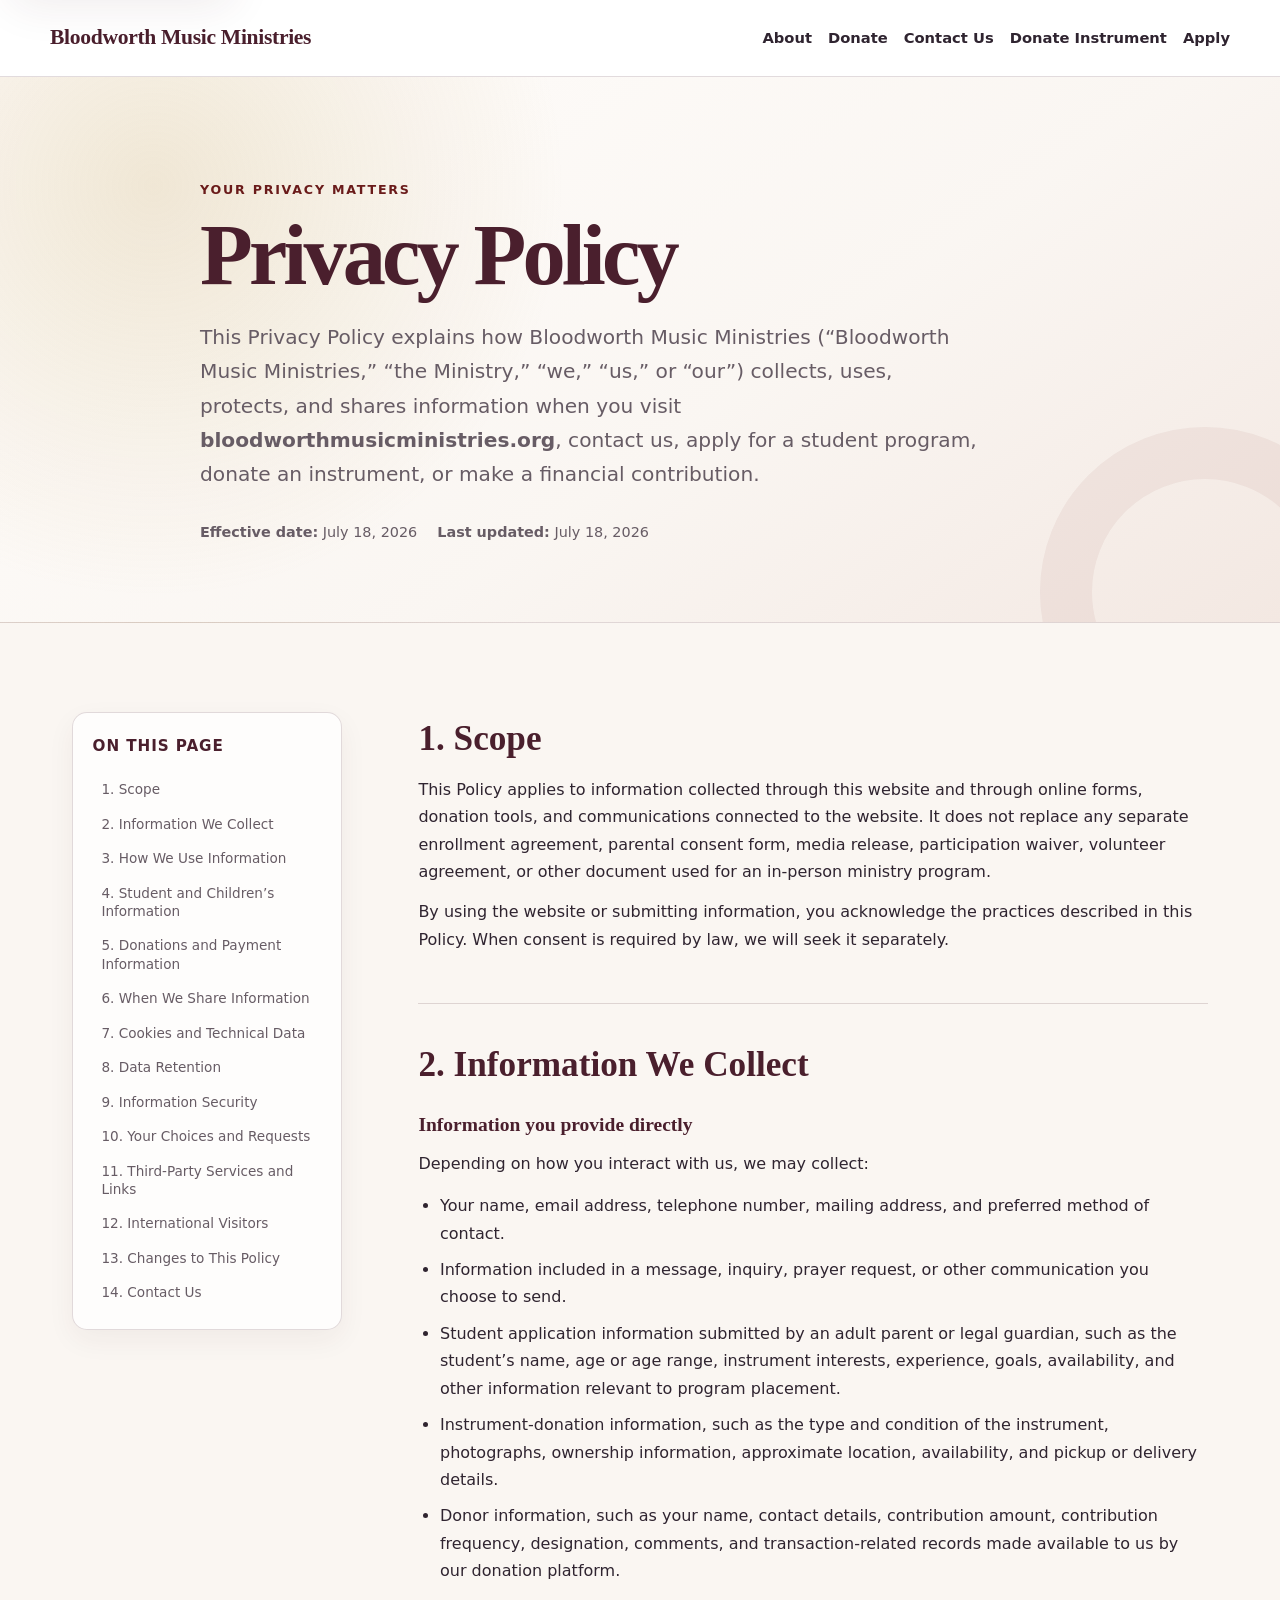
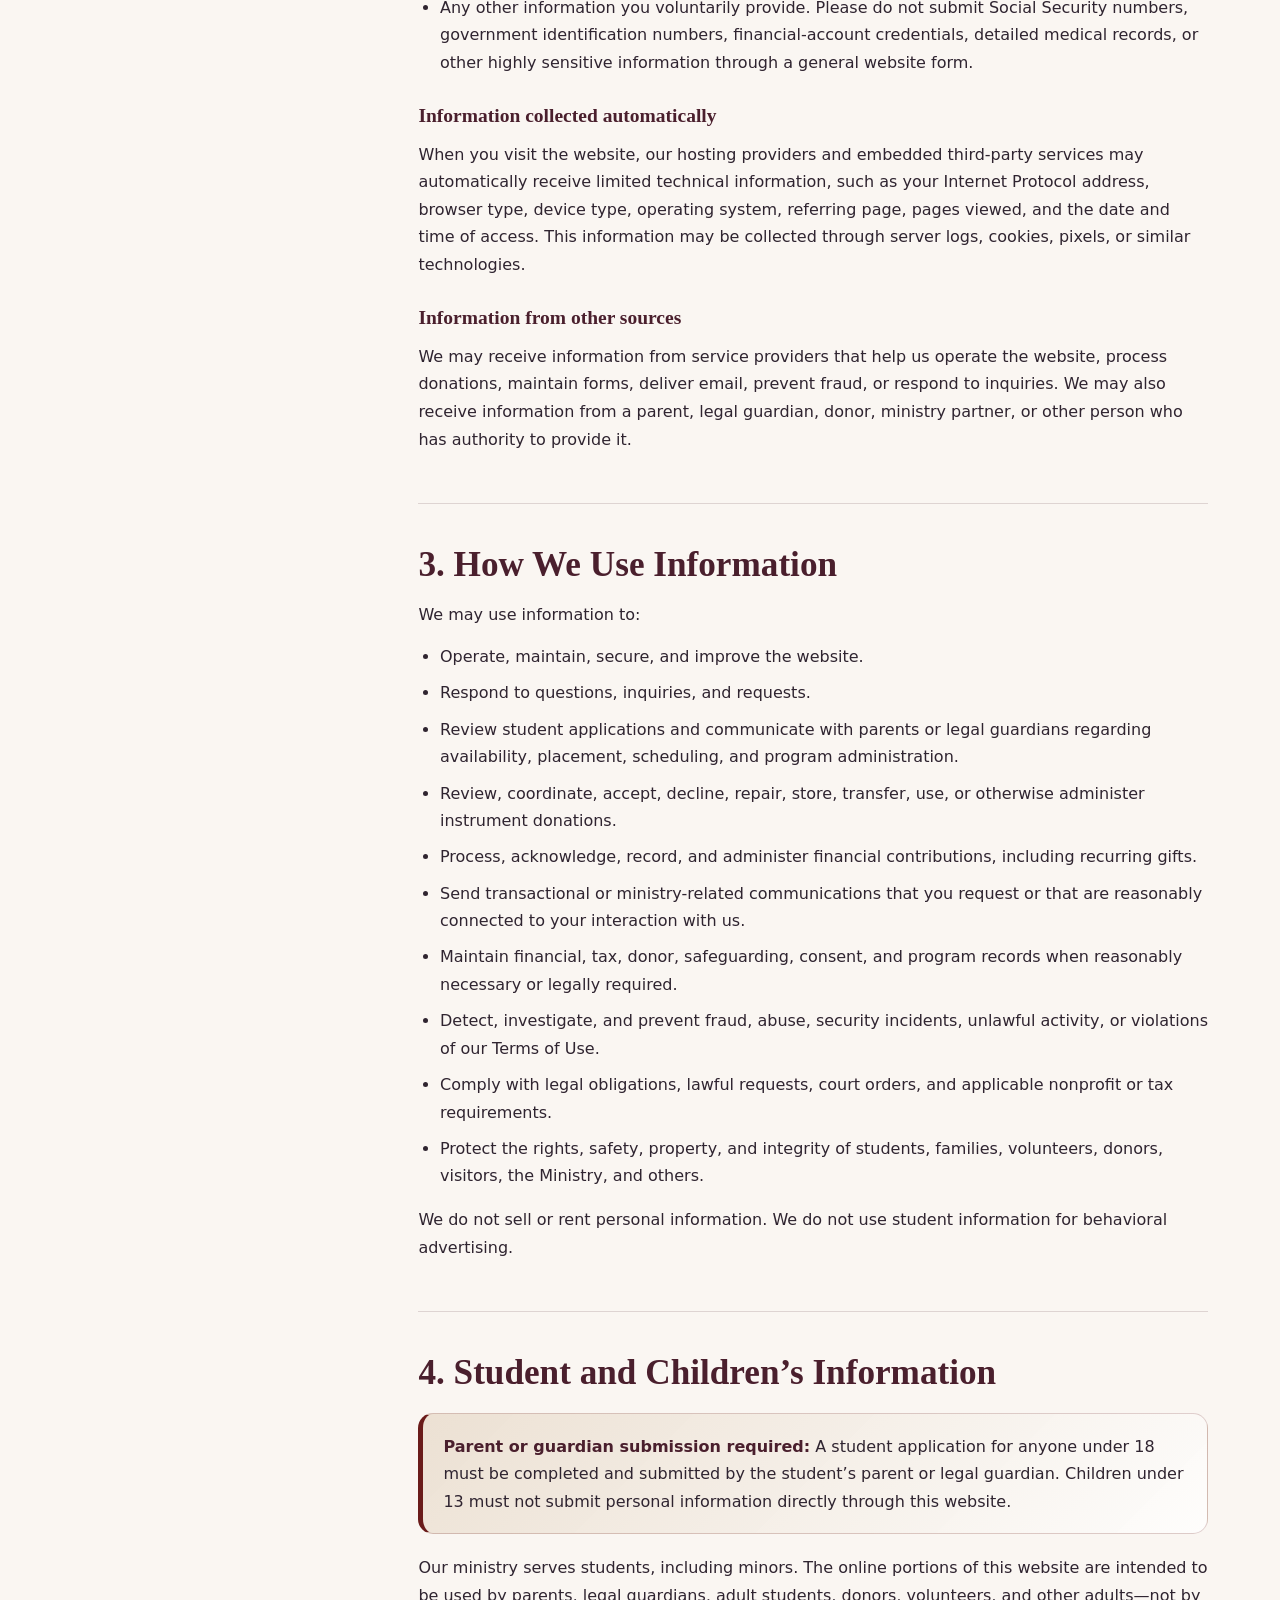
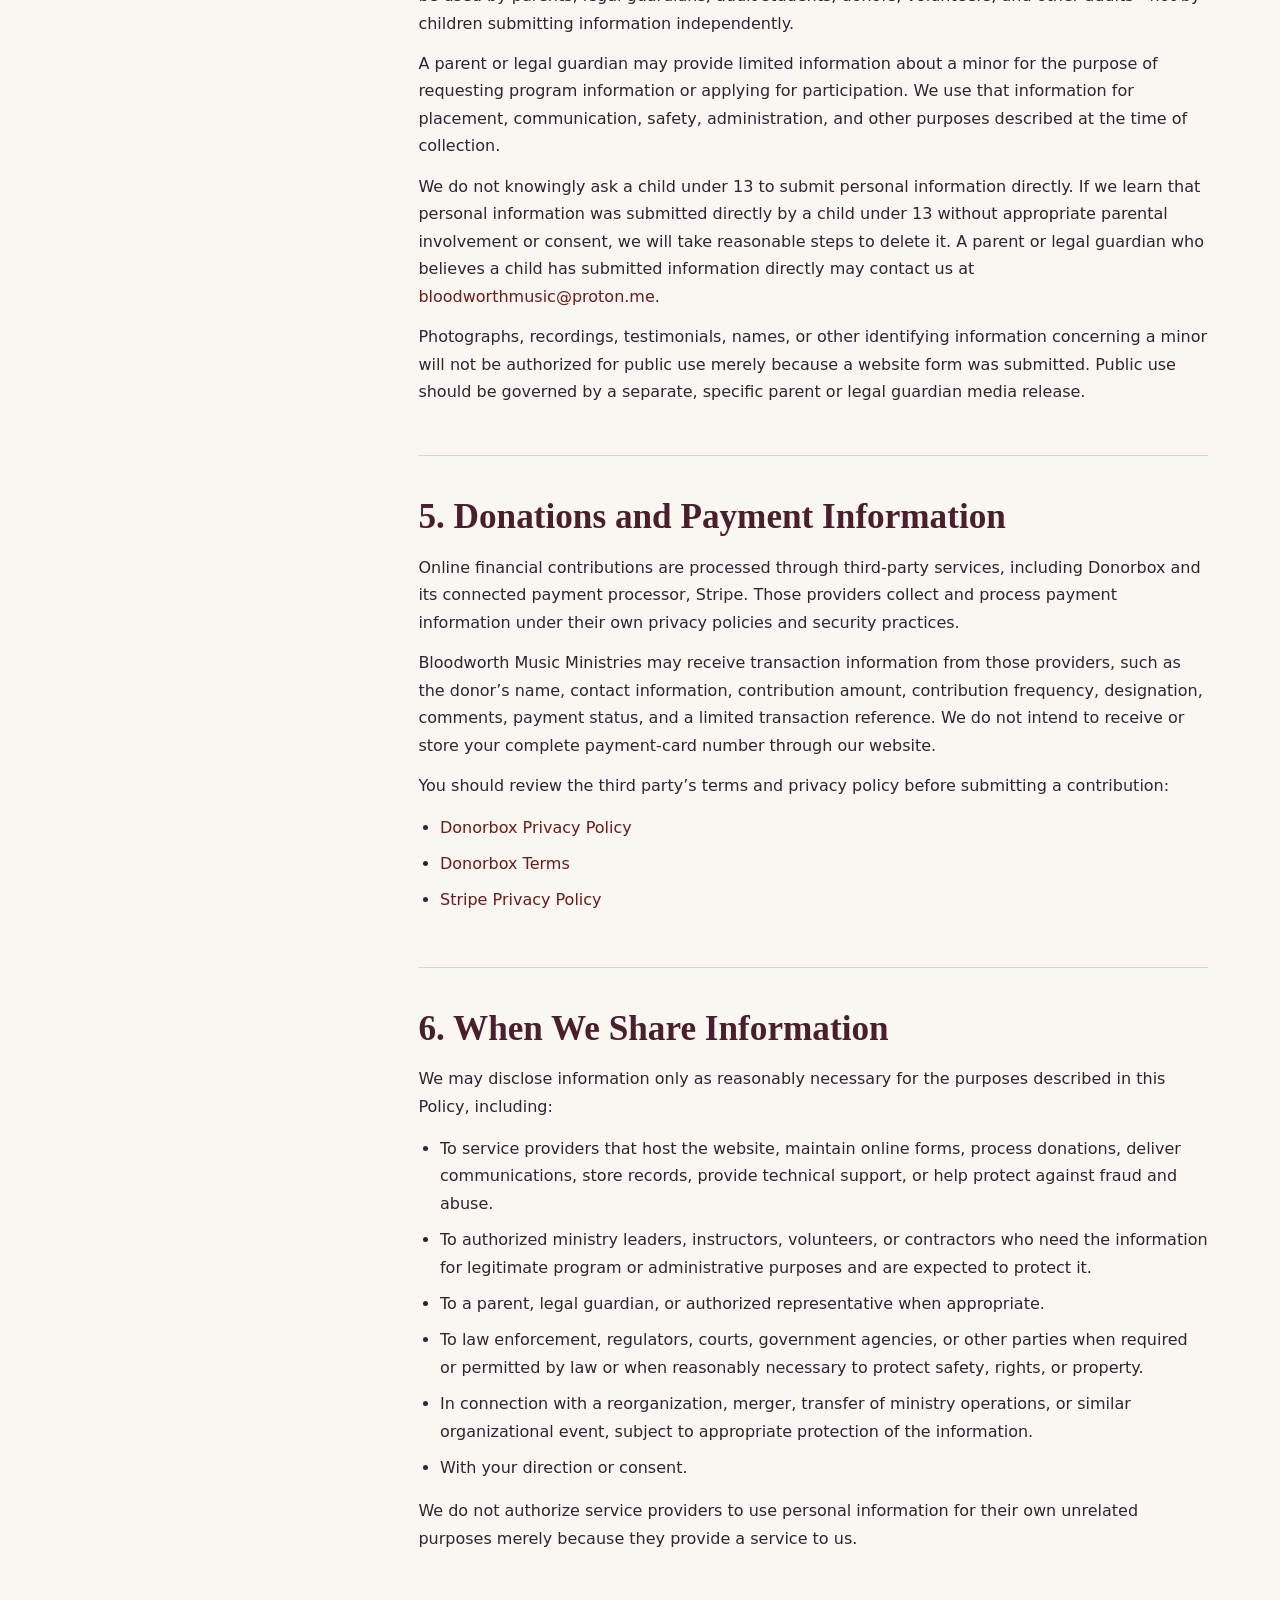
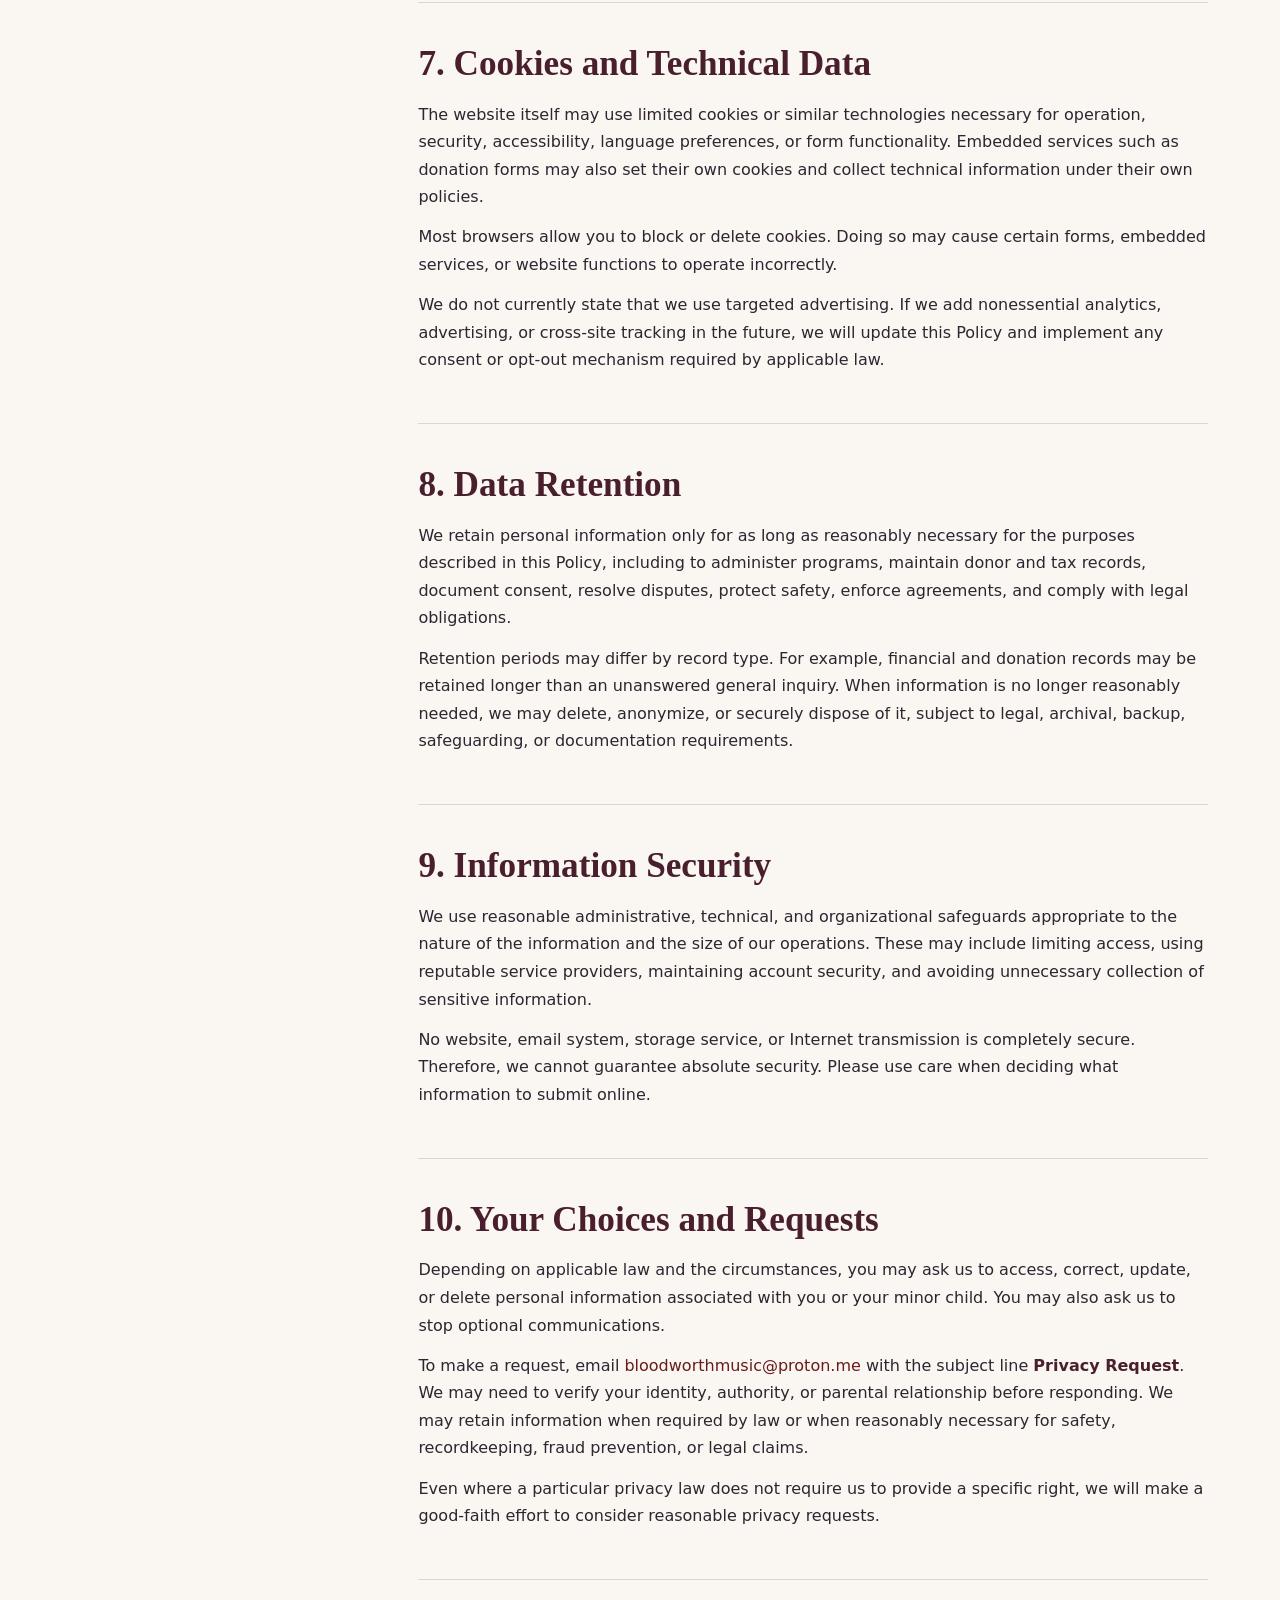
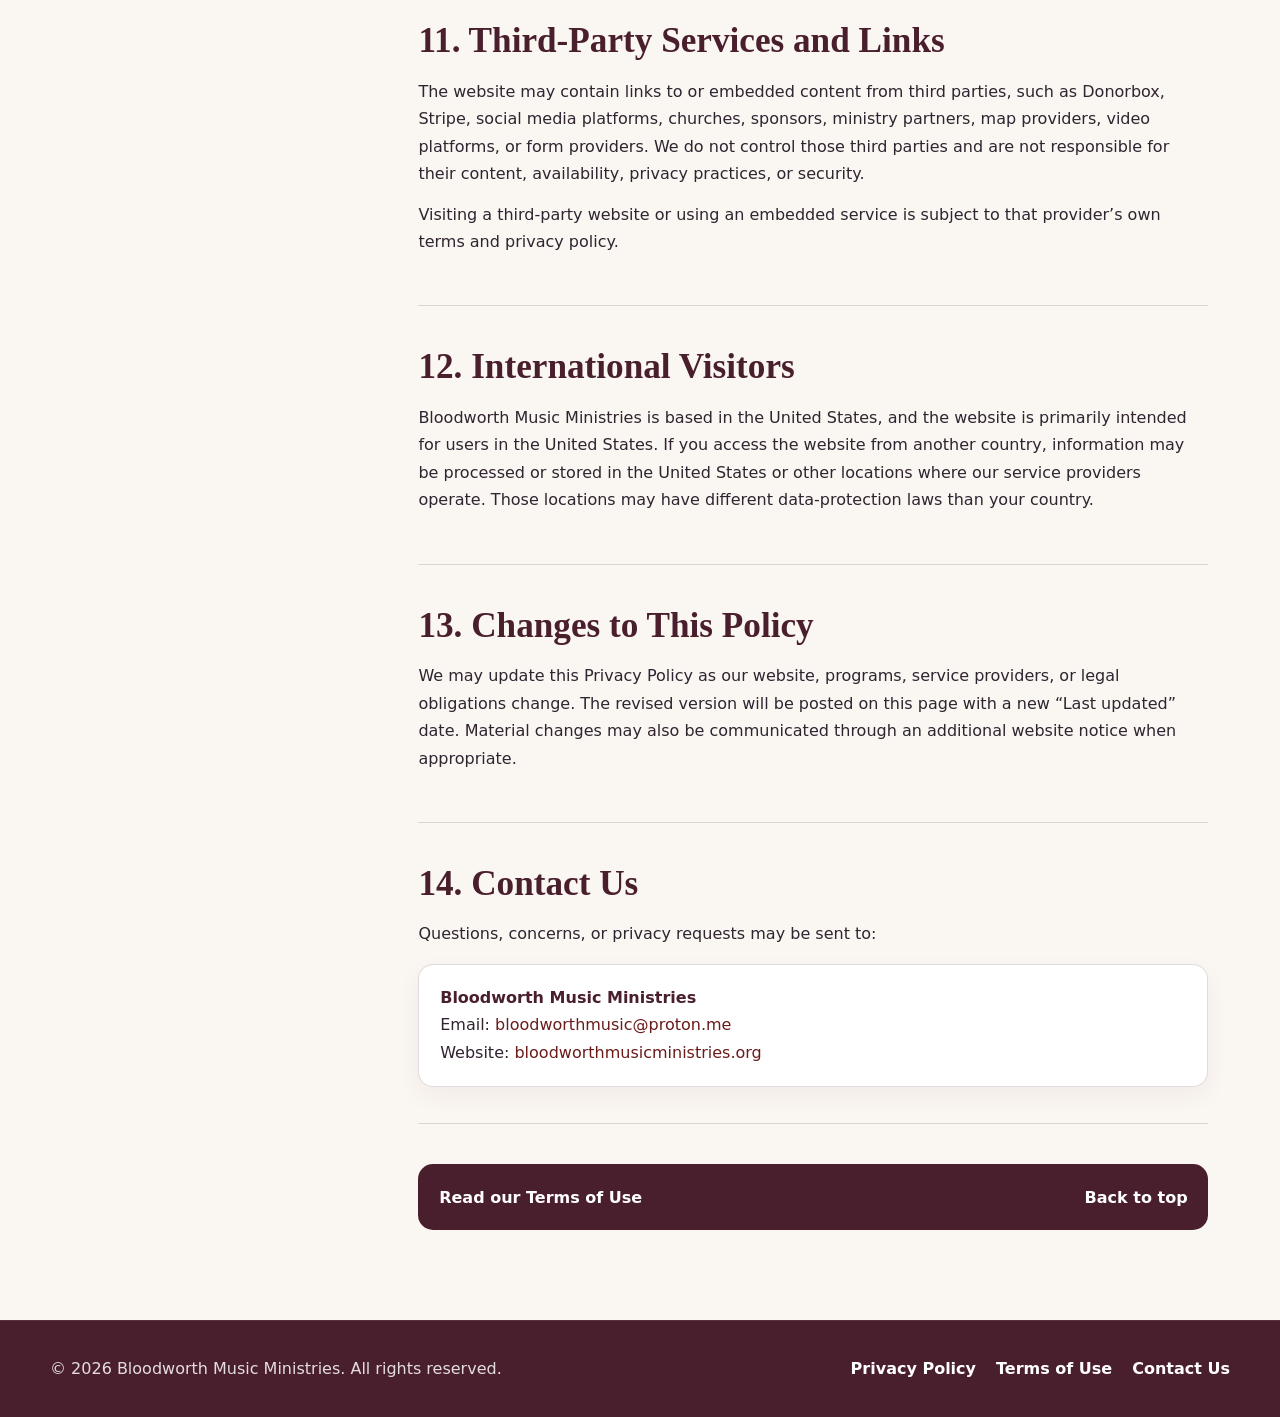
<file: pages/privacy.html>
<!DOCTYPE html>
<html lang="en">
<head>
  <meta charset="UTF-8">
  <meta name="viewport" content="width=device-width, initial-scale=1.0">
  <meta name="referrer" content="strict-origin-when-cross-origin">

  <title>Privacy Policy | Bloodworth Music Ministries</title>
  <meta
    name="description"
    content="Learn how Bloodworth Music Ministries collects, uses, protects, and shares information submitted through its website."
  >

  <!-- Keep your main site stylesheet first so the header/footer remain consistent. -->
  <link rel="stylesheet" href="../css/style.css">
  <link rel="stylesheet" href="../css/legal.css">
</head>

<body id="top">
  <a class="skip-link" href="#main-content">Skip to main content</a>

  <header class="legal-site-header">
    <div class="legal-header-inner">
      <a class="legal-brand" href="../index.html" aria-label="Bloodworth Music Ministries home">
        Bloodworth Music Ministries
      </a>

      <nav class="legal-nav" aria-label="Primary navigation">
        <a href="../index.html#about">About</a>
        <a href="donate.html">Donate</a>
        <a href="../index.html#contact">Contact Us</a>
        <a href="donate-instrument.html">Donate Instrument</a>
        <a href="student-interest.html">Apply</a>
      </nav>
    </div>
  </header>

  <main id="main-content" class="legal-page">
    <section class="legal-hero" aria-labelledby="page-title">
      <div class="legal-container legal-container--narrow">
        <p class="legal-eyebrow">Your privacy matters</p>
        <h1 id="page-title">Privacy Policy</h1>
        <p class="legal-lead">
          This Privacy Policy explains how Bloodworth Music Ministries
          (“Bloodworth Music Ministries,” “the Ministry,” “we,” “us,” or “our”)
          collects, uses, protects, and shares information when you visit
          <strong>bloodworthmusicministries.org</strong>, contact us, apply for a
          student program, donate an instrument, or make a financial contribution.
        </p>

        <div class="legal-meta" role="note" aria-label="Policy dates">
          <p><strong>Effective date:</strong> July 18, 2026</p>
          <p><strong>Last updated:</strong> July 18, 2026</p>
        </div>
      </div>
    </section>

    <div class="legal-container legal-layout">
      <aside class="legal-toc" aria-labelledby="toc-title">
        <h2 id="toc-title">On this page</h2>
        <nav aria-label="Privacy Policy table of contents">
          <a href="#scope">1. Scope</a>
          <a href="#information-we-collect">2. Information We Collect</a>
          <a href="#how-we-use">3. How We Use Information</a>
          <a href="#student-information">4. Student and Children’s Information</a>
          <a href="#donations">5. Donations and Payment Information</a>
          <a href="#sharing">6. When We Share Information</a>
          <a href="#cookies">7. Cookies and Technical Data</a>
          <a href="#retention">8. Data Retention</a>
          <a href="#security">9. Information Security</a>
          <a href="#choices">10. Your Choices and Requests</a>
          <a href="#third-parties">11. Third-Party Services and Links</a>
          <a href="#international">12. International Visitors</a>
          <a href="#changes">13. Changes to This Policy</a>
          <a href="#contact">14. Contact Us</a>
        </nav>
      </aside>

      <article class="legal-content">
        <section id="scope">
          <h2>1. Scope</h2>
          <p>
            This Policy applies to information collected through this website and
            through online forms, donation tools, and communications connected to
            the website. It does not replace any separate enrollment agreement,
            parental consent form, media release, participation waiver, volunteer
            agreement, or other document used for an in-person ministry program.
          </p>
          <p>
            By using the website or submitting information, you acknowledge the
            practices described in this Policy. When consent is required by law,
            we will seek it separately.
          </p>
        </section>

        <section id="information-we-collect">
          <h2>2. Information We Collect</h2>

          <h3>Information you provide directly</h3>
          <p>Depending on how you interact with us, we may collect:</p>
          <ul>
            <li>
              Your name, email address, telephone number, mailing address, and
              preferred method of contact.
            </li>
            <li>
              Information included in a message, inquiry, prayer request, or other
              communication you choose to send.
            </li>
            <li>
              Student application information submitted by an adult parent or
              legal guardian, such as the student’s name, age or age range,
              instrument interests, experience, goals, availability, and other
              information relevant to program placement.
            </li>
            <li>
              Instrument-donation information, such as the type and condition of
              the instrument, photographs, ownership information, approximate
              location, availability, and pickup or delivery details.
            </li>
            <li>
              Donor information, such as your name, contact details, contribution
              amount, contribution frequency, designation, comments, and
              transaction-related records made available to us by our donation
              platform.
            </li>
            <li>
              Any other information you voluntarily provide. Please do not submit
              Social Security numbers, government identification numbers,
              financial-account credentials, detailed medical records, or other
              highly sensitive information through a general website form.
            </li>
          </ul>

          <h3>Information collected automatically</h3>
          <p>
            When you visit the website, our hosting providers and embedded
            third-party services may automatically receive limited technical
            information, such as your Internet Protocol address, browser type,
            device type, operating system, referring page, pages viewed, and the
            date and time of access. This information may be collected through
            server logs, cookies, pixels, or similar technologies.
          </p>

          <h3>Information from other sources</h3>
          <p>
            We may receive information from service providers that help us operate
            the website, process donations, maintain forms, deliver email, prevent
            fraud, or respond to inquiries. We may also receive information from a
            parent, legal guardian, donor, ministry partner, or other person who
            has authority to provide it.
          </p>
        </section>

        <section id="how-we-use">
          <h2>3. How We Use Information</h2>
          <p>We may use information to:</p>
          <ul>
            <li>Operate, maintain, secure, and improve the website.</li>
            <li>Respond to questions, inquiries, and requests.</li>
            <li>
              Review student applications and communicate with parents or legal
              guardians regarding availability, placement, scheduling, and
              program administration.
            </li>
            <li>
              Review, coordinate, accept, decline, repair, store, transfer, use, or
              otherwise administer instrument donations.
            </li>
            <li>
              Process, acknowledge, record, and administer financial contributions,
              including recurring gifts.
            </li>
            <li>
              Send transactional or ministry-related communications that you
              request or that are reasonably connected to your interaction with us.
            </li>
            <li>
              Maintain financial, tax, donor, safeguarding, consent, and program
              records when reasonably necessary or legally required.
            </li>
            <li>
              Detect, investigate, and prevent fraud, abuse, security incidents,
              unlawful activity, or violations of our Terms of Use.
            </li>
            <li>
              Comply with legal obligations, lawful requests, court orders, and
              applicable nonprofit or tax requirements.
            </li>
            <li>
              Protect the rights, safety, property, and integrity of students,
              families, volunteers, donors, visitors, the Ministry, and others.
            </li>
          </ul>
          <p>
            We do not sell or rent personal information. We do not use student
            information for behavioral advertising.
          </p>
        </section>

        <section id="student-information">
          <h2>4. Student and Children’s Information</h2>
          <div class="legal-callout">
            <p>
              <strong>Parent or guardian submission required:</strong> A student
              application for anyone under 18 must be completed and submitted by
              the student’s parent or legal guardian. Children under 13 must not
              submit personal information directly through this website.
            </p>
          </div>

          <p>
            Our ministry serves students, including minors. The online portions of
            this website are intended to be used by parents, legal guardians,
            adult students, donors, volunteers, and other adults—not by children
            submitting information independently.
          </p>
          <p>
            A parent or legal guardian may provide limited information about a
            minor for the purpose of requesting program information or applying
            for participation. We use that information for placement,
            communication, safety, administration, and other purposes described at
            the time of collection.
          </p>
          <p>
            We do not knowingly ask a child under 13 to submit personal information
            directly. If we learn that personal information was submitted directly
            by a child under 13 without appropriate parental involvement or
            consent, we will take reasonable steps to delete it. A parent or legal
            guardian who believes a child has submitted information directly may
            contact us at
            <a href="mailto:bloodworthmusic@proton.me">bloodworthmusic@proton.me</a>.
          </p>
          <p>
            Photographs, recordings, testimonials, names, or other identifying
            information concerning a minor will not be authorized for public use
            merely because a website form was submitted. Public use should be
            governed by a separate, specific parent or legal guardian media
            release.
          </p>
        </section>

        <section id="donations">
          <h2>5. Donations and Payment Information</h2>
          <p>
            Online financial contributions are processed through third-party
            services, including Donorbox and its connected payment processor,
            Stripe. Those providers collect and process payment information under
            their own privacy policies and security practices.
          </p>
          <p>
            Bloodworth Music Ministries may receive transaction information from
            those providers, such as the donor’s name, contact information,
            contribution amount, contribution frequency, designation, comments,
            payment status, and a limited transaction reference. We do not intend
            to receive or store your complete payment-card number through our
            website.
          </p>
          <p>
            You should review the third party’s terms and privacy policy before
            submitting a contribution:
          </p>
          <ul>
            <li>
              <a
                href="https://donorbox.org/privacy"
                target="_blank"
                rel="noopener noreferrer"
              >Donorbox Privacy Policy</a>
            </li>
            <li>
              <a
                href="https://donorbox.org/terms"
                target="_blank"
                rel="noopener noreferrer"
              >Donorbox Terms</a>
            </li>
            <li>
              <a
                href="https://stripe.com/privacy"
                target="_blank"
                rel="noopener noreferrer"
              >Stripe Privacy Policy</a>
            </li>
          </ul>
        </section>

        <section id="sharing">
          <h2>6. When We Share Information</h2>
          <p>
            We may disclose information only as reasonably necessary for the
            purposes described in this Policy, including:
          </p>
          <ul>
            <li>
              To service providers that host the website, maintain online forms,
              process donations, deliver communications, store records, provide
              technical support, or help protect against fraud and abuse.
            </li>
            <li>
              To authorized ministry leaders, instructors, volunteers, or
              contractors who need the information for legitimate program or
              administrative purposes and are expected to protect it.
            </li>
            <li>
              To a parent, legal guardian, or authorized representative when
              appropriate.
            </li>
            <li>
              To law enforcement, regulators, courts, government agencies, or
              other parties when required or permitted by law or when reasonably
              necessary to protect safety, rights, or property.
            </li>
            <li>
              In connection with a reorganization, merger, transfer of ministry
              operations, or similar organizational event, subject to appropriate
              protection of the information.
            </li>
            <li>With your direction or consent.</li>
          </ul>
          <p>
            We do not authorize service providers to use personal information for
            their own unrelated purposes merely because they provide a service to
            us.
          </p>
        </section>

        <section id="cookies">
          <h2>7. Cookies and Technical Data</h2>
          <p>
            The website itself may use limited cookies or similar technologies
            necessary for operation, security, accessibility, language
            preferences, or form functionality. Embedded services such as donation
            forms may also set their own cookies and collect technical information
            under their own policies.
          </p>
          <p>
            Most browsers allow you to block or delete cookies. Doing so may cause
            certain forms, embedded services, or website functions to operate
            incorrectly.
          </p>
          <p>
            We do not currently state that we use targeted advertising. If we add
            nonessential analytics, advertising, or cross-site tracking in the
            future, we will update this Policy and implement any consent or opt-out
            mechanism required by applicable law.
          </p>
        </section>

        <section id="retention">
          <h2>8. Data Retention</h2>
          <p>
            We retain personal information only for as long as reasonably
            necessary for the purposes described in this Policy, including to
            administer programs, maintain donor and tax records, document consent,
            resolve disputes, protect safety, enforce agreements, and comply with
            legal obligations.
          </p>
          <p>
            Retention periods may differ by record type. For example, financial
            and donation records may be retained longer than an unanswered general
            inquiry. When information is no longer reasonably needed, we may
            delete, anonymize, or securely dispose of it, subject to legal,
            archival, backup, safeguarding, or documentation requirements.
          </p>
        </section>

        <section id="security">
          <h2>9. Information Security</h2>
          <p>
            We use reasonable administrative, technical, and organizational
            safeguards appropriate to the nature of the information and the size
            of our operations. These may include limiting access, using reputable
            service providers, maintaining account security, and avoiding
            unnecessary collection of sensitive information.
          </p>
          <p>
            No website, email system, storage service, or Internet transmission is
            completely secure. Therefore, we cannot guarantee absolute security.
            Please use care when deciding what information to submit online.
          </p>
        </section>

        <section id="choices">
          <h2>10. Your Choices and Requests</h2>
          <p>
            Depending on applicable law and the circumstances, you may ask us to
            access, correct, update, or delete personal information associated with
            you or your minor child. You may also ask us to stop optional
            communications.
          </p>
          <p>
            To make a request, email
            <a href="mailto:bloodworthmusic@proton.me">bloodworthmusic@proton.me</a>
            with the subject line <strong>Privacy Request</strong>. We may need to
            verify your identity, authority, or parental relationship before
            responding. We may retain information when required by law or when
            reasonably necessary for safety, recordkeeping, fraud prevention, or
            legal claims.
          </p>
          <p>
            Even where a particular privacy law does not require us to provide a
            specific right, we will make a good-faith effort to consider reasonable
            privacy requests.
          </p>
        </section>

        <section id="third-parties">
          <h2>11. Third-Party Services and Links</h2>
          <p>
            The website may contain links to or embedded content from third
            parties, such as Donorbox, Stripe, social media platforms, churches,
            sponsors, ministry partners, map providers, video platforms, or form
            providers. We do not control those third parties and are not
            responsible for their content, availability, privacy practices, or
            security.
          </p>
          <p>
            Visiting a third-party website or using an embedded service is subject
            to that provider’s own terms and privacy policy.
          </p>
        </section>

        <section id="international">
          <h2>12. International Visitors</h2>
          <p>
            Bloodworth Music Ministries is based in the United States, and the
            website is primarily intended for users in the United States. If you
            access the website from another country, information may be processed
            or stored in the United States or other locations where our service
            providers operate. Those locations may have different data-protection
            laws than your country.
          </p>
        </section>

        <section id="changes">
          <h2>13. Changes to This Policy</h2>
          <p>
            We may update this Privacy Policy as our website, programs, service
            providers, or legal obligations change. The revised version will be
            posted on this page with a new “Last updated” date. Material changes
            may also be communicated through an additional website notice when
            appropriate.
          </p>
        </section>

        <section id="contact">
          <h2>14. Contact Us</h2>
          <p>
            Questions, concerns, or privacy requests may be sent to:
          </p>
          <address class="legal-address">
            <strong>Bloodworth Music Ministries</strong><br>
            Email:
            <a href="mailto:bloodworthmusic@proton.me">bloodworthmusic@proton.me</a><br>
            Website:
            <a href="https://bloodworthmusicministries.org">
              bloodworthmusicministries.org
            </a>
          </address>
        </section>

        <div class="legal-end-links" aria-label="Related legal pages">
          <a href="terms.html">Read our Terms of Use</a>
          <a href="#top">Back to top</a>
        </div>
      </article>
    </div>
  </main>

  <footer class="legal-footer">
    <div class="legal-container legal-footer-inner">
      <p>&copy; 2026 Bloodworth Music Ministries. All rights reserved.</p>
      <nav aria-label="Legal links">
        <a href="privacy.html" aria-current="page">Privacy Policy</a>
        <a href="terms.html">Terms of Use</a>
        <a href="../index.html#contact">Contact Us</a>
      </nav>
    </div>
  </footer>
</body>
</html>
</file>
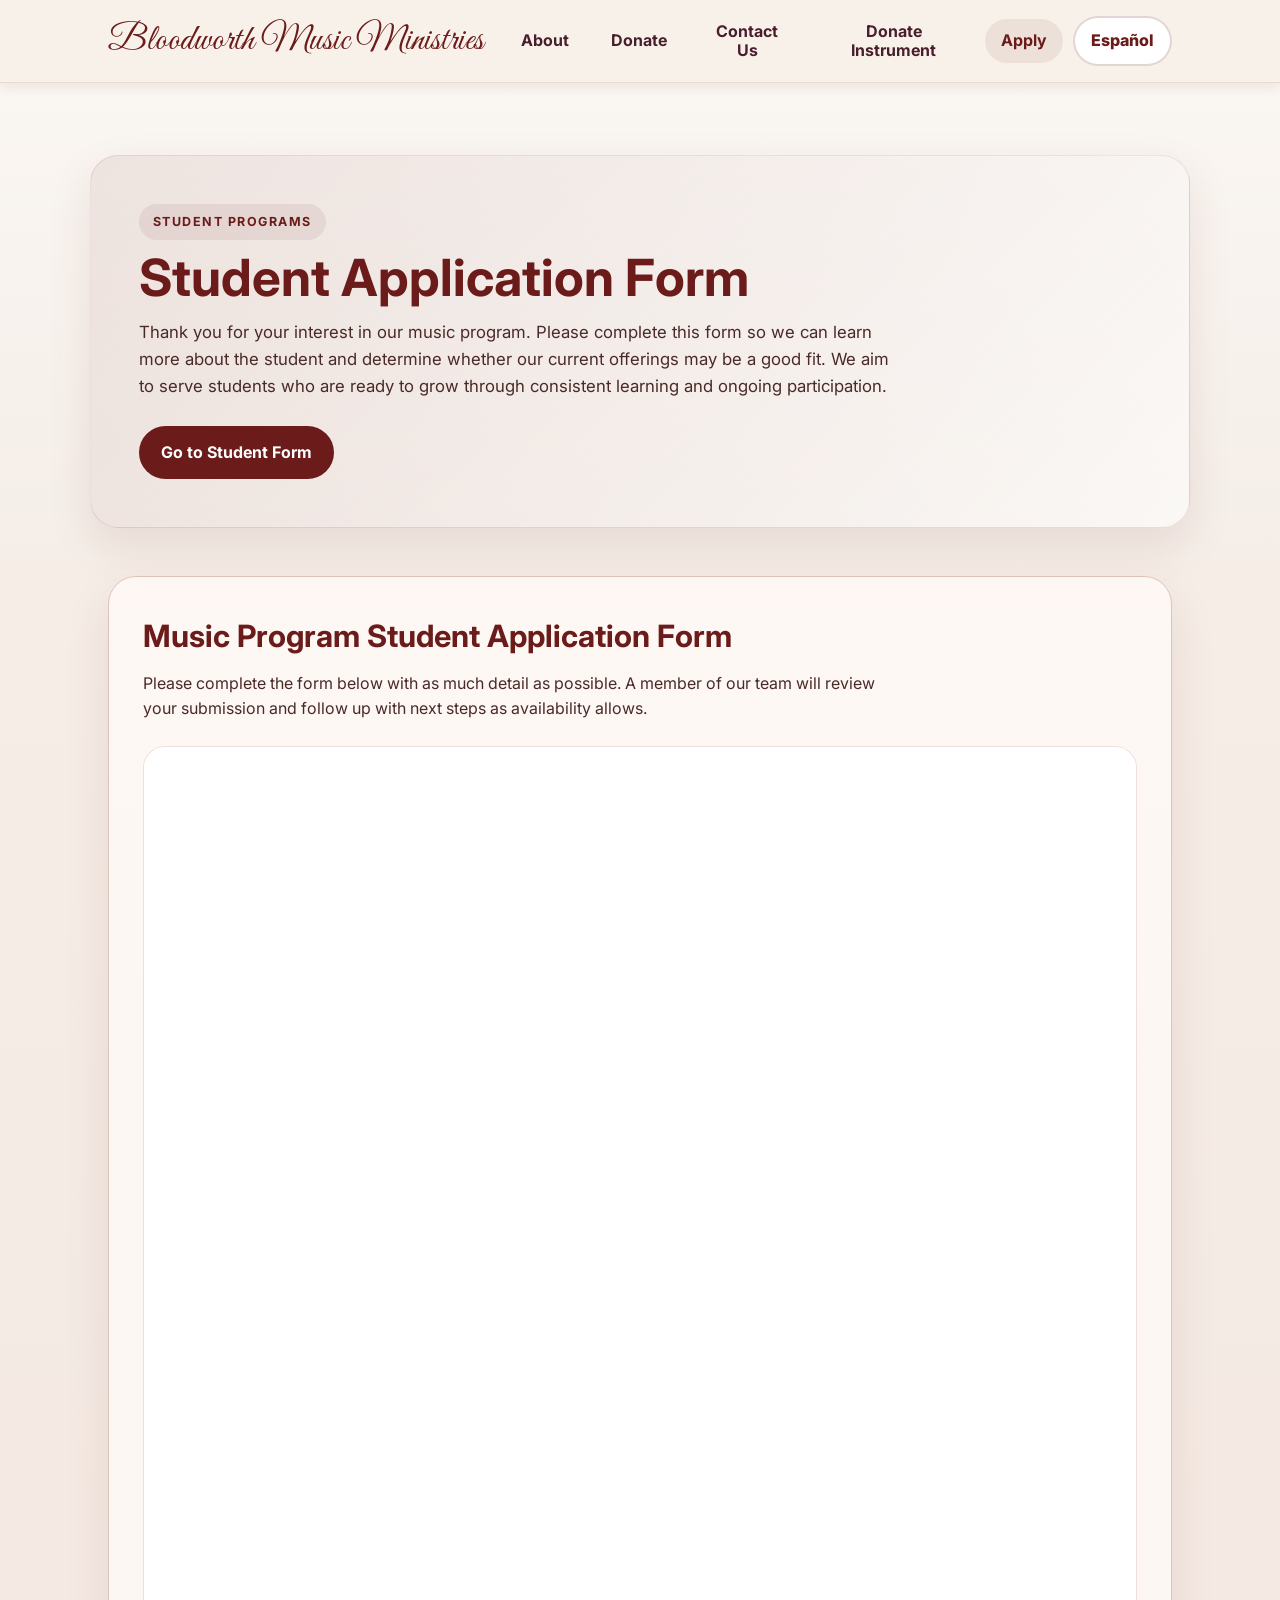
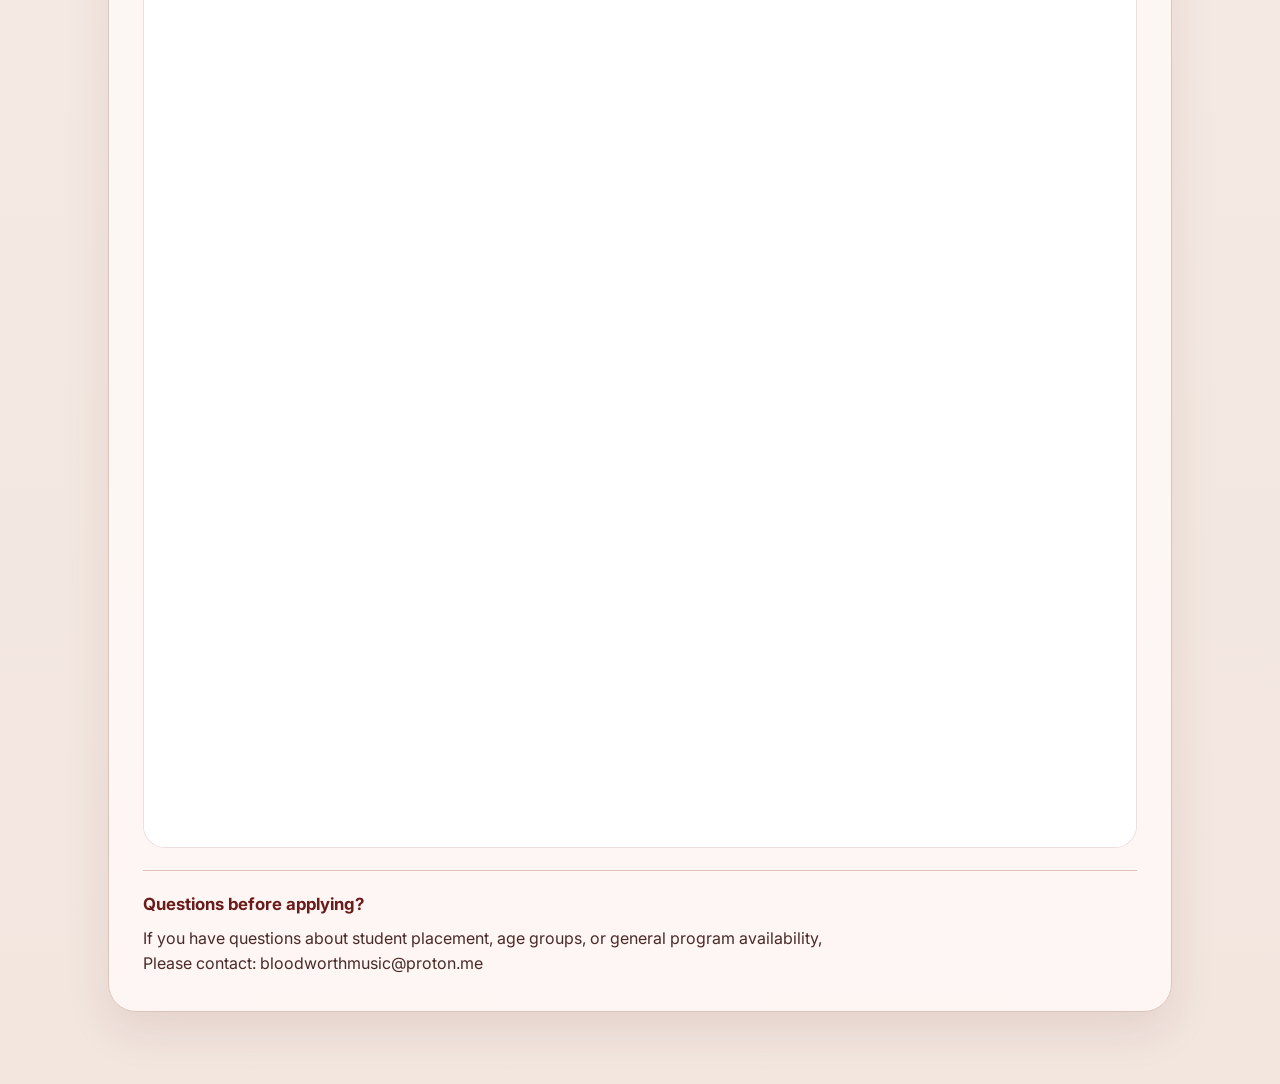
<file: pages/student-interest.html>
<!DOCTYPE html>
<html lang="en">
<head>
  <meta charset="UTF-8" />
  <meta name="viewport" content="width=device-width, initial-scale=1.0" />
  <title>Student Interest Form | Bloodworth Music Ministries</title>
  <meta
    name="description"
    content="Apply for student music program opportunities through Bloodworth Music Ministries."
  />
  <link rel="preconnect" href="https://fonts.googleapis.com" />
  <link rel="preconnect" href="https://fonts.gstatic.com" crossorigin />
  <link
    href="https://fonts.googleapis.com/css2?family=Inter:wght@400;500;600;700&display=swap"
    rel="stylesheet"
  />
  <link rel="stylesheet" href="../css/style.css" />
<link rel="stylesheet" href="../css/student-interest.css" />
</head>
<body>
  <!-- HEADER -->
<header class="site-header">
  <div class="site-header__inner">
    <a class="brand" href="../index.html" aria-label="Bloodworth Music Ministries home">
      <span class="brand__name">Bloodworth Music Ministries</span>
    </a>

    <nav class="site-nav" aria-label="Primary navigation">
      <ul class="site-nav__list">
        <li>
          <a class="site-nav__link" href="../index.html#about" data-en="About" data-es="Acerca de">
            About
          </a>
        </li>

        <li>
          <a class="site-nav__link" href="../pages/donate.html" data-en="Donate" data-es="Donar">
            Donate
          </a>
        </li>

        <li>
          <a class="site-nav__link" href="../index.html#contact" data-en="Contact Us" data-es="Contáctenos">
            Contact Us
          </a>
        </li>

        <li>
          <a class="site-nav__link" href="../pages/donate-instrument.html" data-en="Donate Instrument" data-es="Donar Instrumento">
            Donate Instrument
          </a>
        </li>

        <li>
          <a class="site-nav__link site-nav__link--active" href="../pages/student-interest.html" data-en="Apply" data-es="Aplicar">
            Apply
          </a>
        </li>

        <li>
          <button
            class="language-toggle"
            id="languageToggle"
            type="button"
            aria-label="Switch to Spanish"
          >
            Español
          </button>
        </li>
      </ul>
    </nav>

    <button
      class="menu-button"
      type="button"
      aria-label="Open menu"
      aria-expanded="false"
      aria-controls="mobile-menu"
    >
      <span class="menu-button__bar"></span>
      <span class="menu-button__bar"></span>
      <span class="menu-button__bar"></span>
    </button>
  </div>

  <!-- MOBILE MENU -->
  <nav class="mobile-menu" id="mobile-menu" aria-label="Mobile navigation">
    <ul class="mobile-menu__list">
      <li>
        <a class="mobile-menu__link" href="../index.html#about" data-en="About" data-es="Acerca de">
          About
        </a>
      </li>

      <li>
        <a class="mobile-menu__link" href="../pages/donate.html" data-en="Donate" data-es="Donar">
          Donate
        </a>
      </li>

      <li>
        <a class="mobile-menu__link" href="../index.html#contact" data-en="Contact Us" data-es="Contáctenos">
          Contact Us
        </a>
      </li>

      <li>
        <a class="mobile-menu__link" href="../pages/donate-instrument.html" data-en="Donate Instrument" data-es="Donar Instrumento">
          Donate Instrument
        </a>
      </li>

      <li>
        <a class="mobile-menu__link" href="../pages/student-interest.html" data-en="Apply" data-es="Aplicar">
          Apply
        </a>
      </li>

      <li>
        <button
          class="language-toggle language-toggle--mobile"
          id="mobileLanguageToggle"
          type="button"
          aria-label="Switch to Spanish"
        >
          Español
        </button>
      </li>
    </ul>
  </nav>
</header>

  <main>
    <section class="hero">
      <div class="container hero-inner">
        <p
  class="eyebrow"
  data-en="Student Programs"
  data-es="Programas para Estudiantes"
>
  Student Programs
</p>

<h1
  data-en="Student Application Form"
  data-es="Formulario de Solicitud para Estudiantes"
>
  Student Application Form
</h1>

<p
  class="hero-text"
  data-en="Thank you for your interest in our music program. Please complete this form so we can learn more about the student and determine whether our current offerings may be a good fit. We aim to serve students who are ready to grow through consistent learning and ongoing participation."
  data-es="Gracias por su interés en nuestro programa de música. Por favor complete este formulario para que podamos conocer más sobre el estudiante y determinar si nuestras clases actuales pueden ser una buena opción. Nuestro objetivo es servir a estudiantes que estén listos para crecer por medio del aprendizaje constante y la participación continua."
>
  Thank you for your interest in our music program. Please complete this form so we can learn more about the student and determine whether our current offerings may be a good fit. We aim to serve students who are ready to grow through consistent learning and ongoing participation.
</p>

<a
  class="hero-button"
  href="#student-form"
  data-en="Go to Student Form"
  data-es="Ir al Formulario de Estudiante"
>
  Go to Student Form
</a>
      </div>
    </section>

    <section class="form-section" id="student-form">
      <div class="container">
        <div class="section-card">
          <div class="section-copy">
  <h2
    data-en="Music Program Student Application Form"
    data-es="Formulario de Solicitud para el Programa de Música"
  >
    Music Program Student Application Form
  </h2>

  <p
    data-en="Please complete the form below with as much detail as possible. A member of our team will review your submission and follow up with next steps as availability allows."
    data-es="Por favor complete el formulario a continuación con la mayor cantidad de detalles posible. Un miembro de nuestro equipo revisará su envío y se comunicará con usted con los próximos pasos según la disponibilidad."
  >
    Please complete the form below with as much detail as possible. A
    member of our team will review your submission and follow up with
    next steps as availability allows.
  </p>
</div>

          <div class="form-wrap">
            <iframe
  class="language-iframe"
  title="Music Program Student Interest Form"
  src="https://form.jotform.com/260882134311046"
  data-src-en="https://form.jotform.com/260882134311046"
  data-src-es="https://form.jotform.com/261185469304157"
  loading="lazy"
  frameborder="0"
  allowfullscreen
></iframe>
          </div>

          <div class="support-note">
  <h3
    data-en="Questions before applying?"
    data-es="¿Preguntas antes de solicitar?"
  >
    Questions before applying?
  </h3>

  <p>
    <span
      data-en="If you have questions about student placement, age groups, or general program availability,"
      data-es="Si tiene preguntas sobre la colocación del estudiante, grupos de edad o disponibilidad general del programa,"
    >
      If you have questions about student placement, age groups, or general program availability,
    </span>
    <br>
    <span
      data-en="Please contact:"
      data-es="Por favor comuníquese con:"
    >
      Please contact:
    </span>
    bloodworthmusic@proton.me
  </p>
</div>
        </div>
      </div>
    </section>
  </main>
  <script>
  const menuButton = document.querySelector(".menu-button");
  const mobileMenu = document.getElementById("mobile-menu");
  const mobileLinks = document.querySelectorAll(".mobile-menu__link");

  const languageToggle = document.getElementById("languageToggle");
  const mobileLanguageToggle = document.getElementById("mobileLanguageToggle");
  const translatableElements = document.querySelectorAll("[data-en][data-es]");
  const languageIframes = document.querySelectorAll("[data-src-en][data-src-es]");

  function setLanguage(language) {
    translatableElements.forEach((element) => {
      const translatedText = element.getAttribute(`data-${language}`);

      if (translatedText) {
        element.textContent = translatedText;
      }
    });

    languageIframes.forEach((iframe) => {
      const newSrc = iframe.getAttribute(`data-src-${language}`);

      if (newSrc && iframe.src !== newSrc) {
        iframe.src = newSrc;
      }
    });

    document.documentElement.lang = language === "es" ? "es" : "en";
    localStorage.setItem("siteLanguage", language);

    const nextLabel = language === "es" ? "English" : "Español";
    const ariaLabel = language === "es" ? "Switch to English" : "Switch to Spanish";

    if (languageToggle) {
      languageToggle.textContent = nextLabel;
      languageToggle.setAttribute("aria-label", ariaLabel);
    }

    if (mobileLanguageToggle) {
      mobileLanguageToggle.textContent = nextLabel;
      mobileLanguageToggle.setAttribute("aria-label", ariaLabel);
    }
  }

  function toggleLanguage() {
    const currentLanguage = localStorage.getItem("siteLanguage") || "en";
    const newLanguage = currentLanguage === "en" ? "es" : "en";
    setLanguage(newLanguage);
  }

  if (languageToggle) {
    languageToggle.addEventListener("click", toggleLanguage);
  }

  if (mobileLanguageToggle) {
    mobileLanguageToggle.addEventListener("click", toggleLanguage);
  }

  const savedLanguage = localStorage.getItem("siteLanguage") || "en";
  setLanguage(savedLanguage);

  if (menuButton && mobileMenu) {
    menuButton.addEventListener("click", () => {
      const isOpen = mobileMenu.classList.toggle("is-open");

      menuButton.classList.toggle("is-active", isOpen);
      menuButton.setAttribute("aria-expanded", isOpen);
      menuButton.setAttribute("aria-label", isOpen ? "Close menu" : "Open menu");
    });
  }

  mobileLinks.forEach((link) => {
    link.addEventListener("click", () => {
      if (mobileMenu && menuButton) {
        mobileMenu.classList.remove("is-open");
        menuButton.classList.remove("is-active");
        menuButton.setAttribute("aria-expanded", "false");
        menuButton.setAttribute("aria-label", "Open menu");
      }
    });
  });
</script>
</body>
</html>
</file>
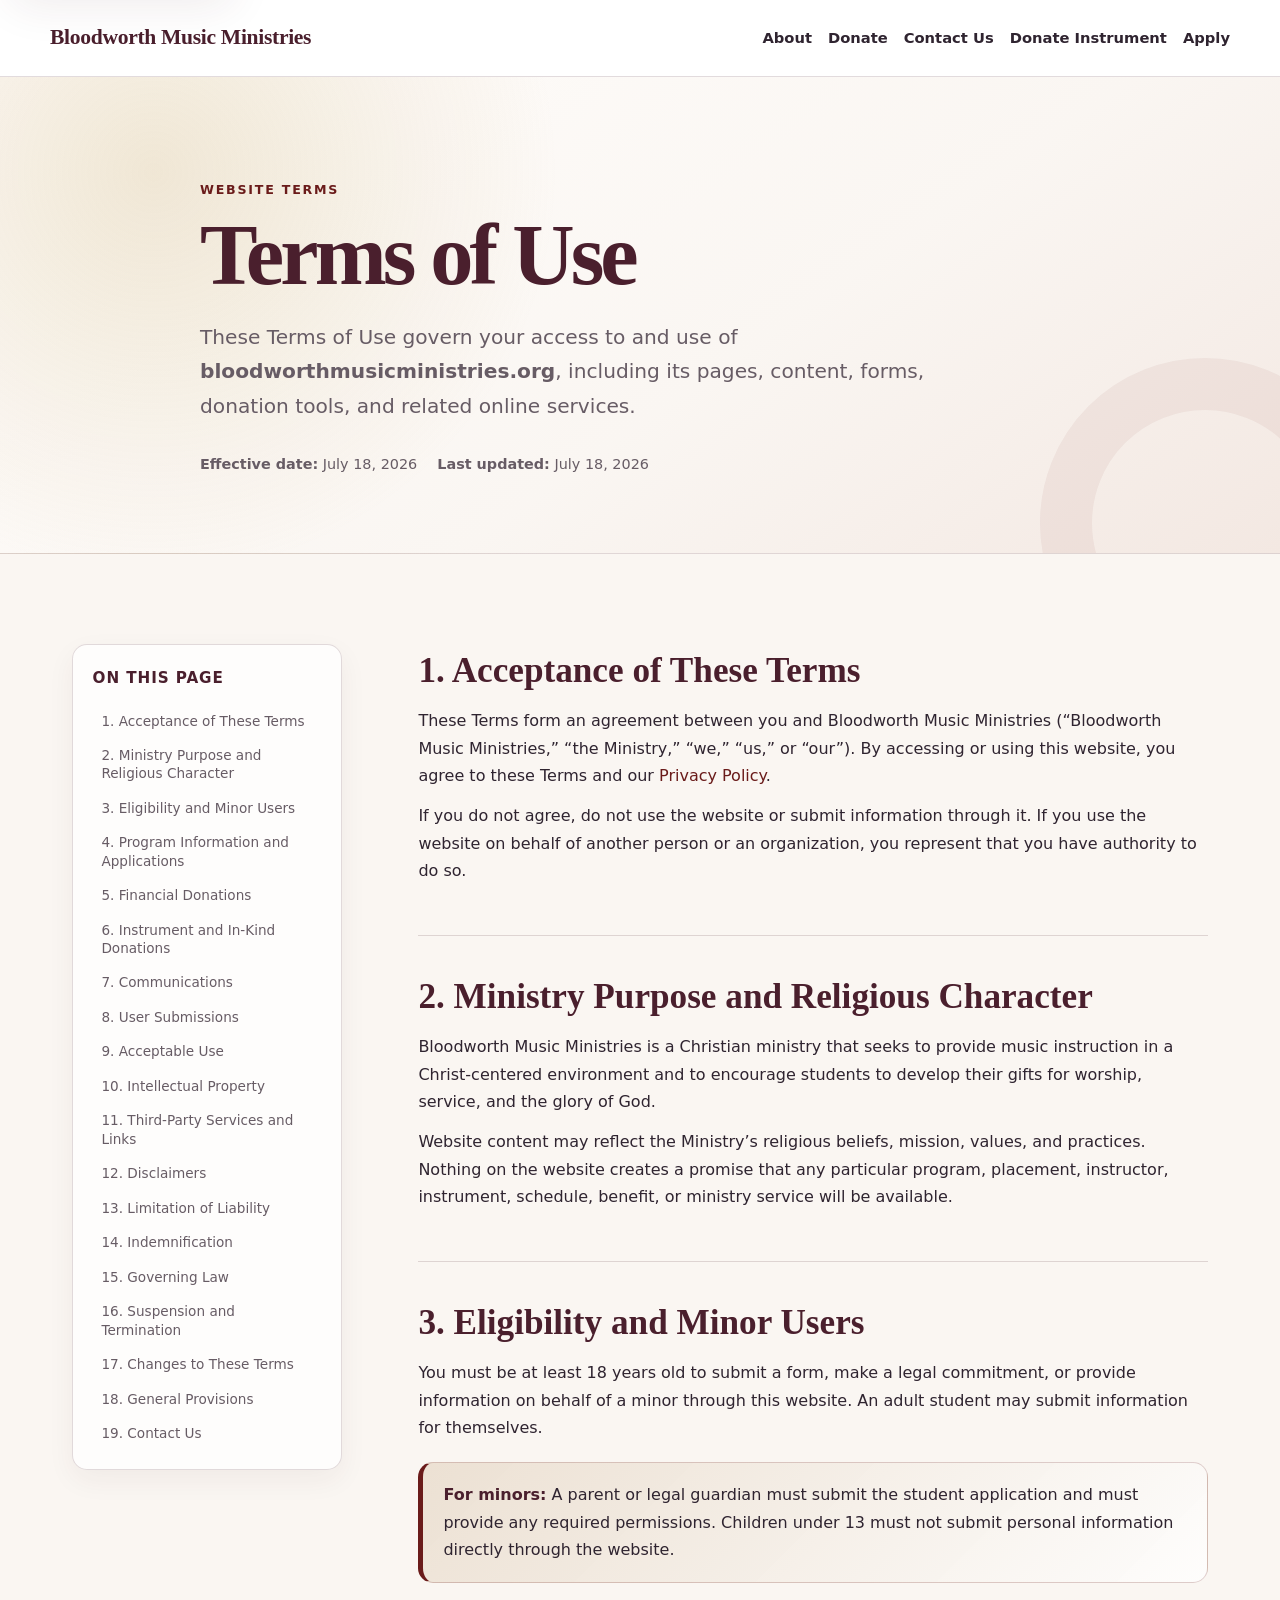
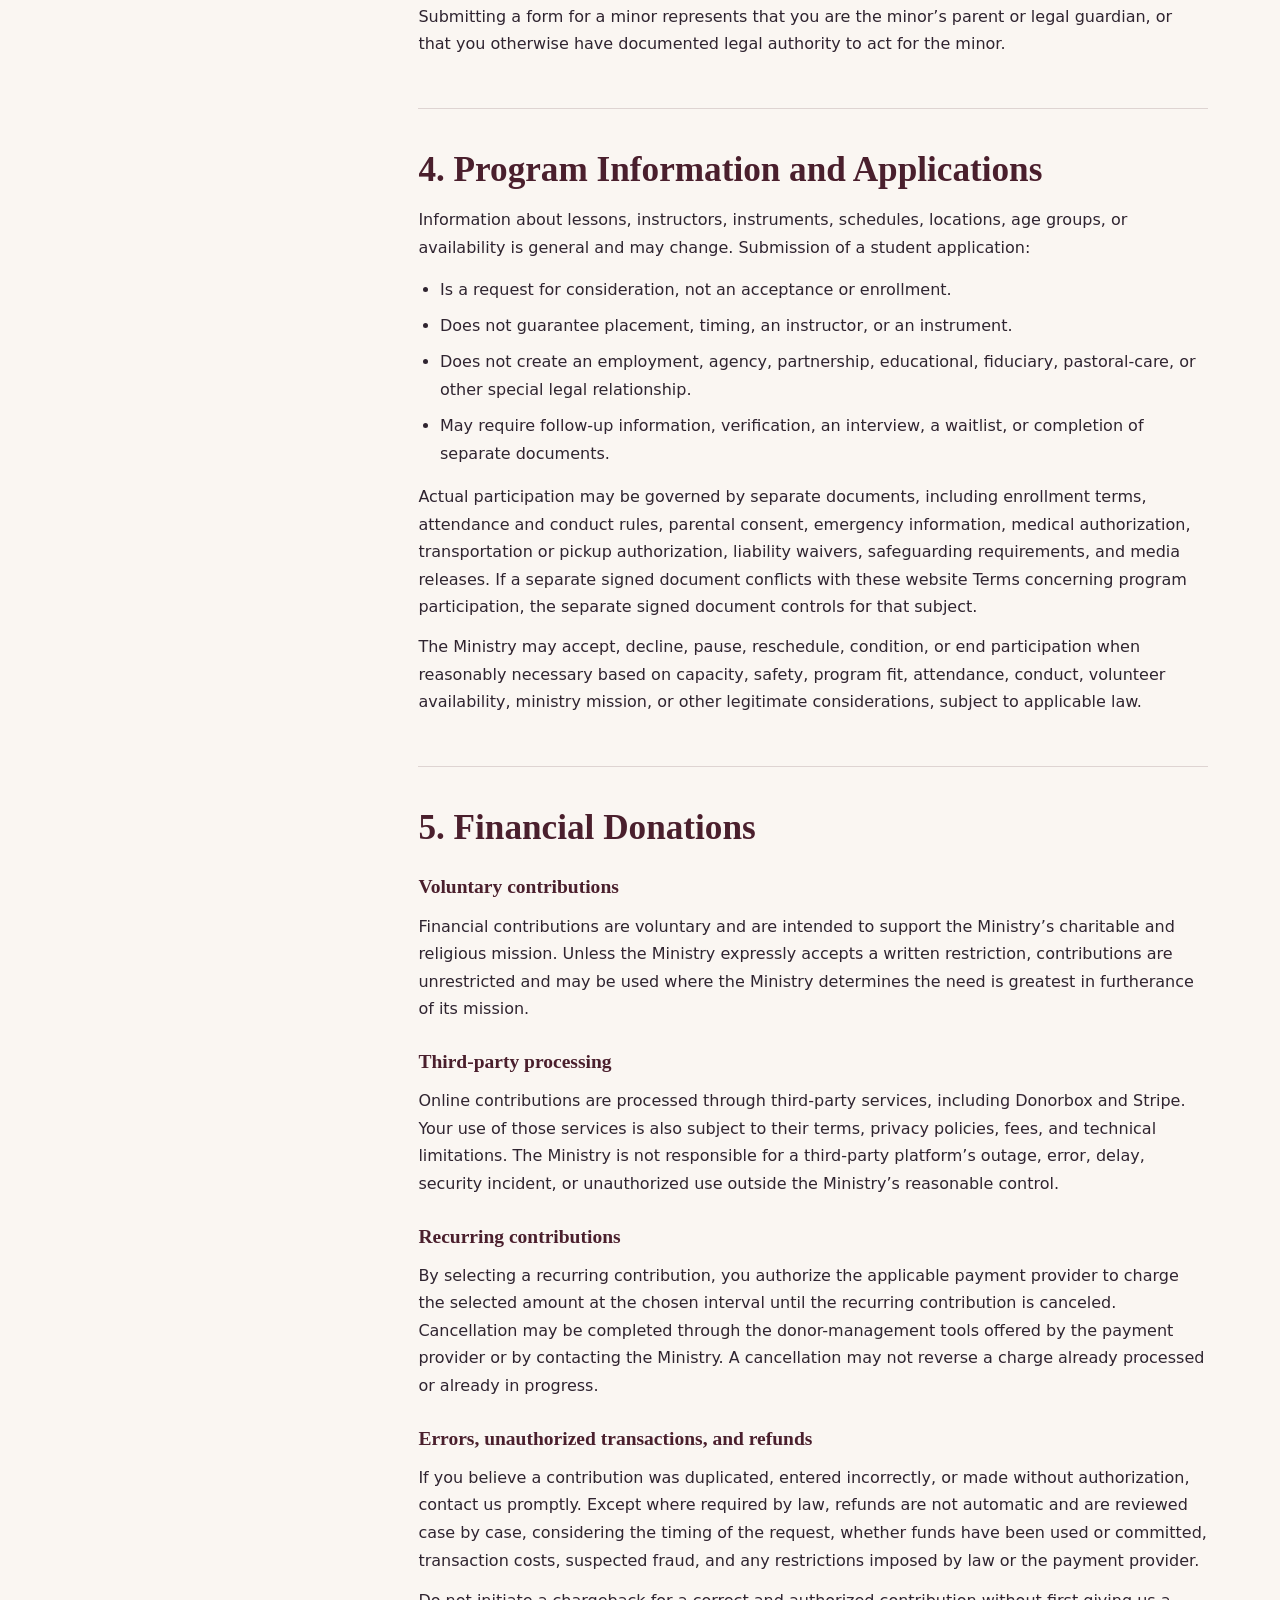
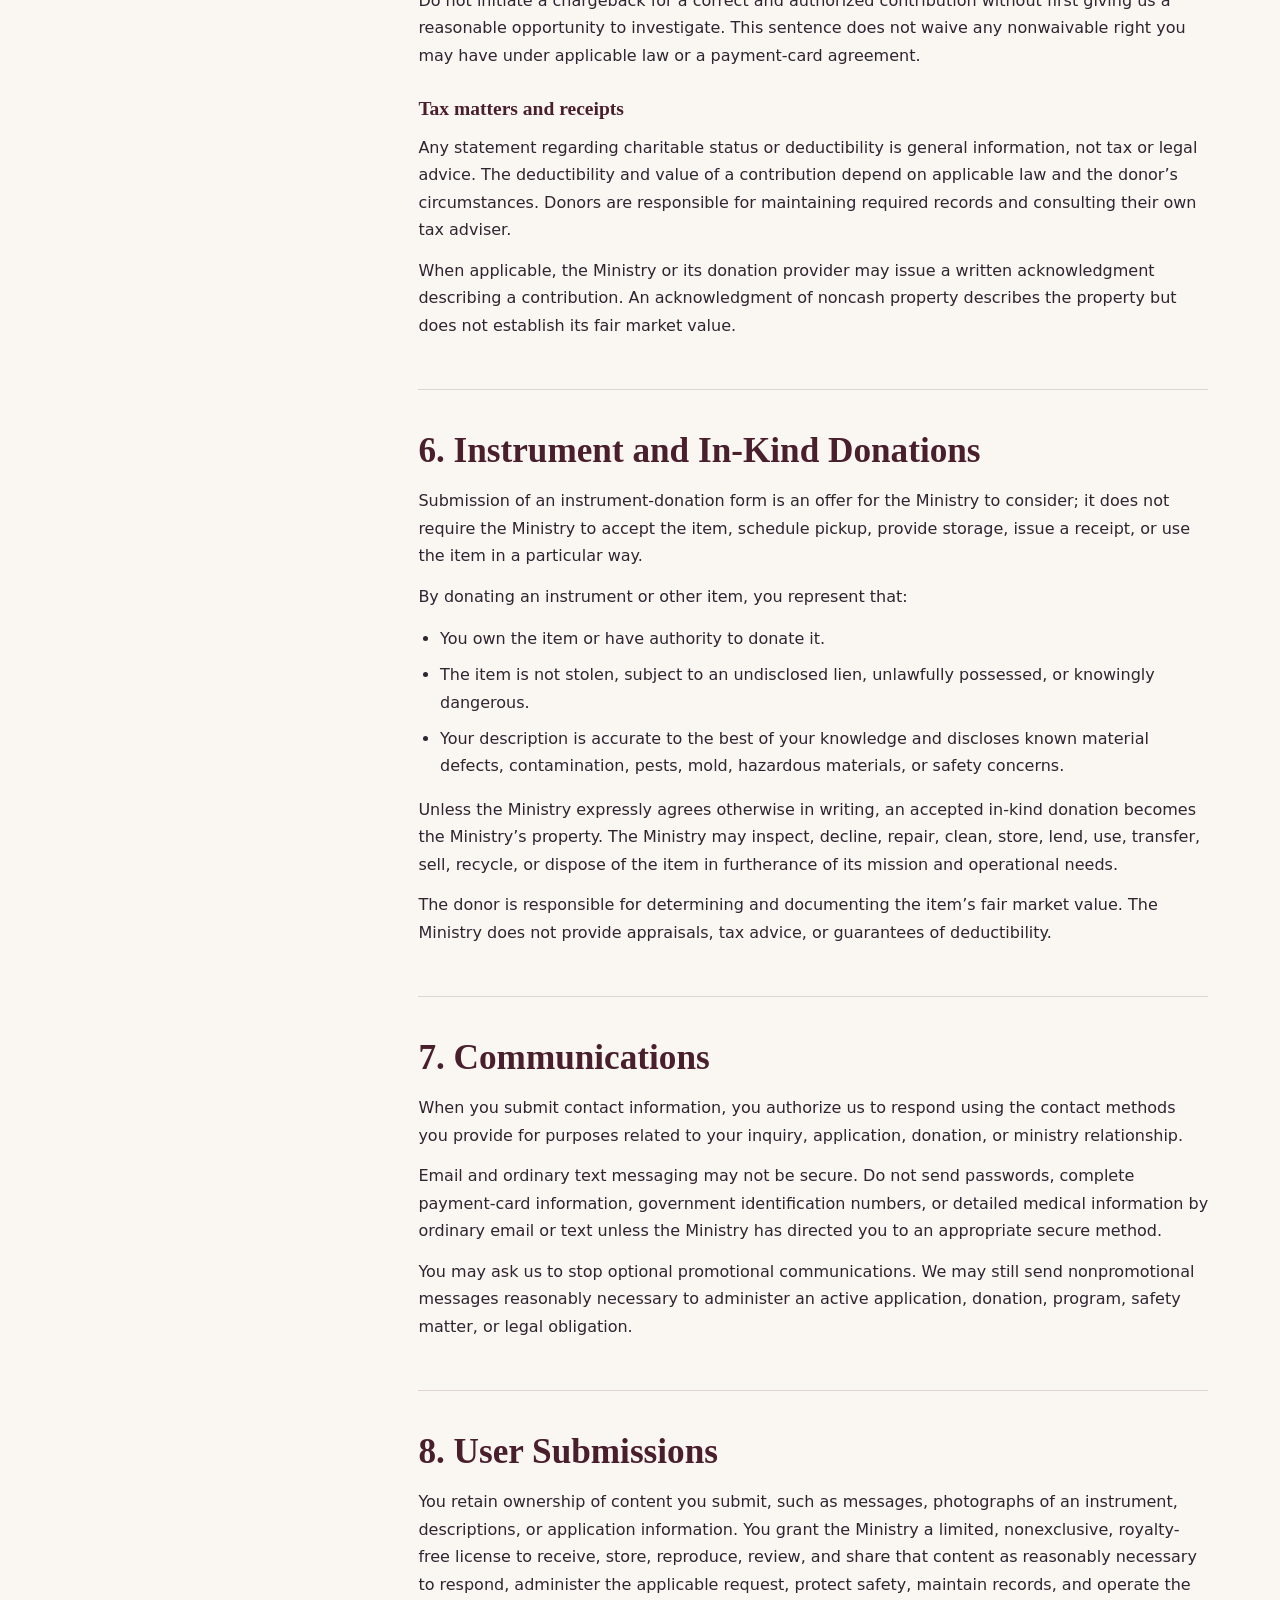
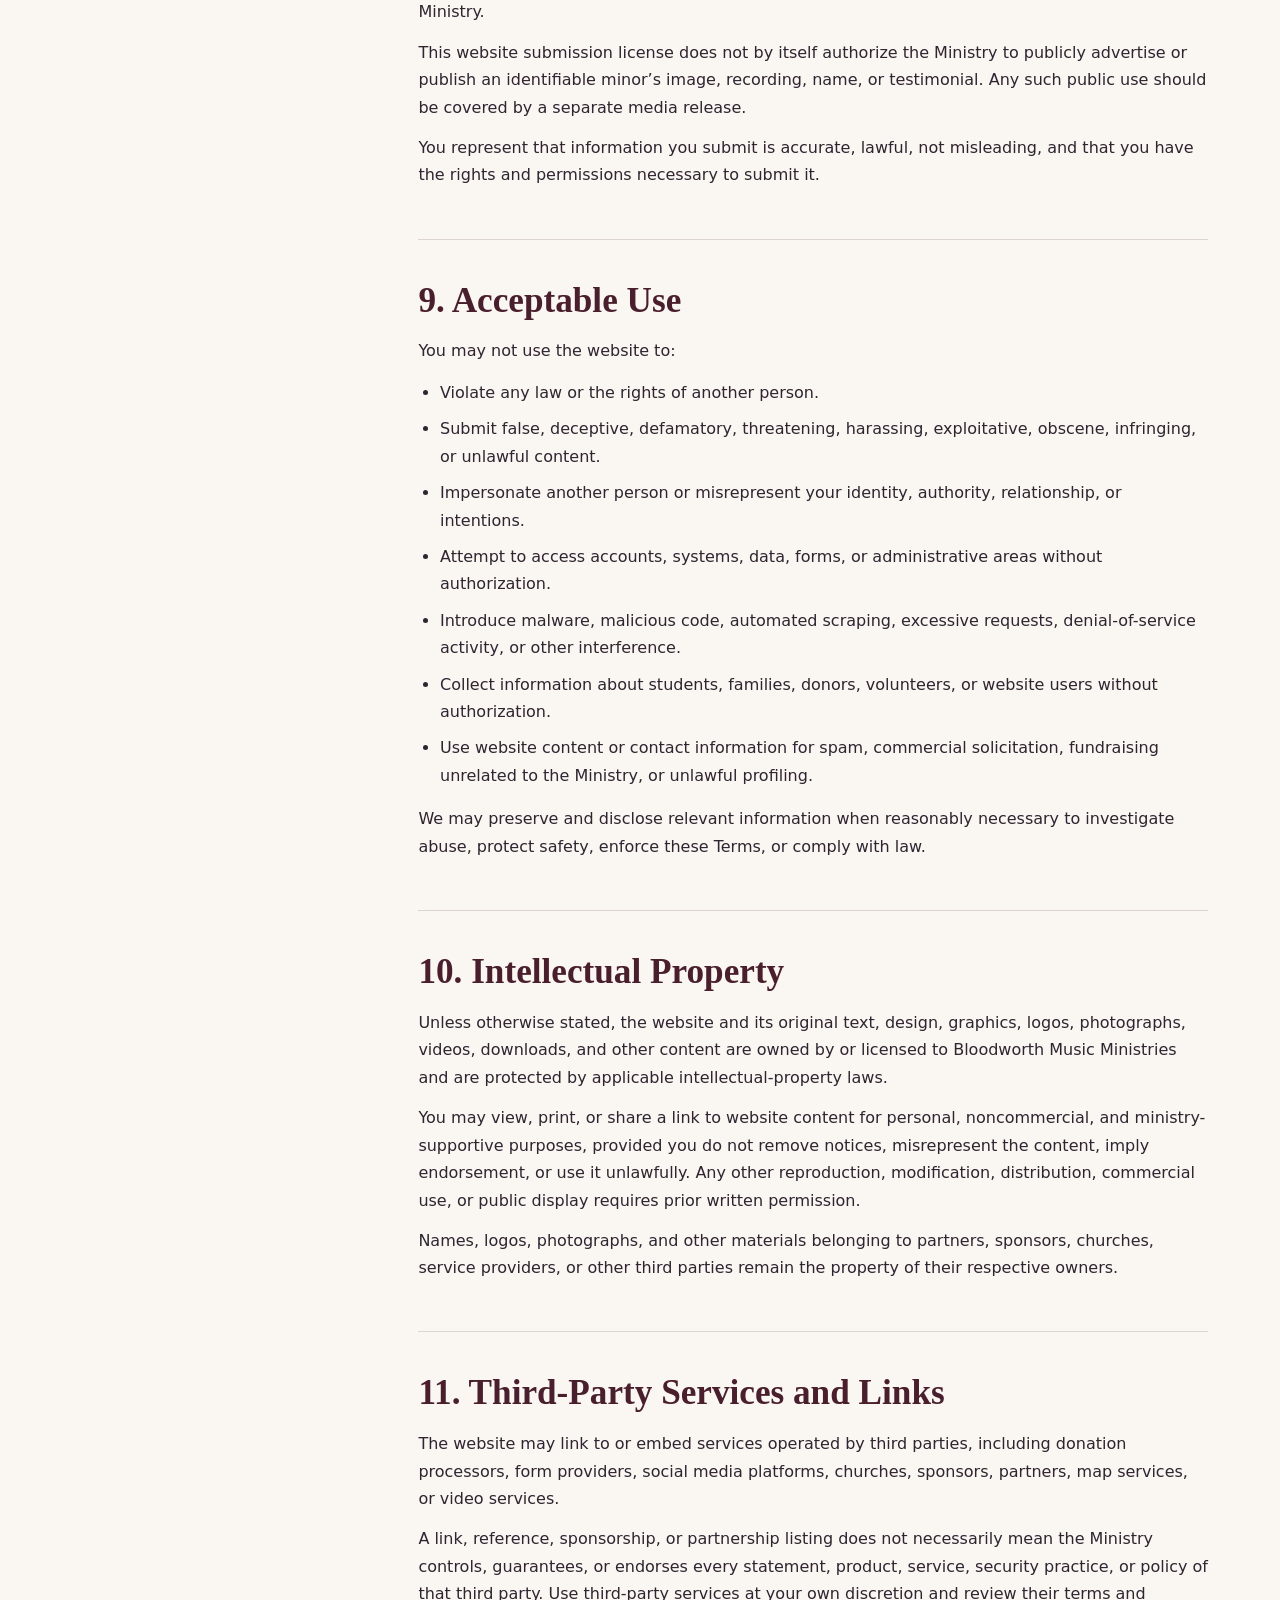
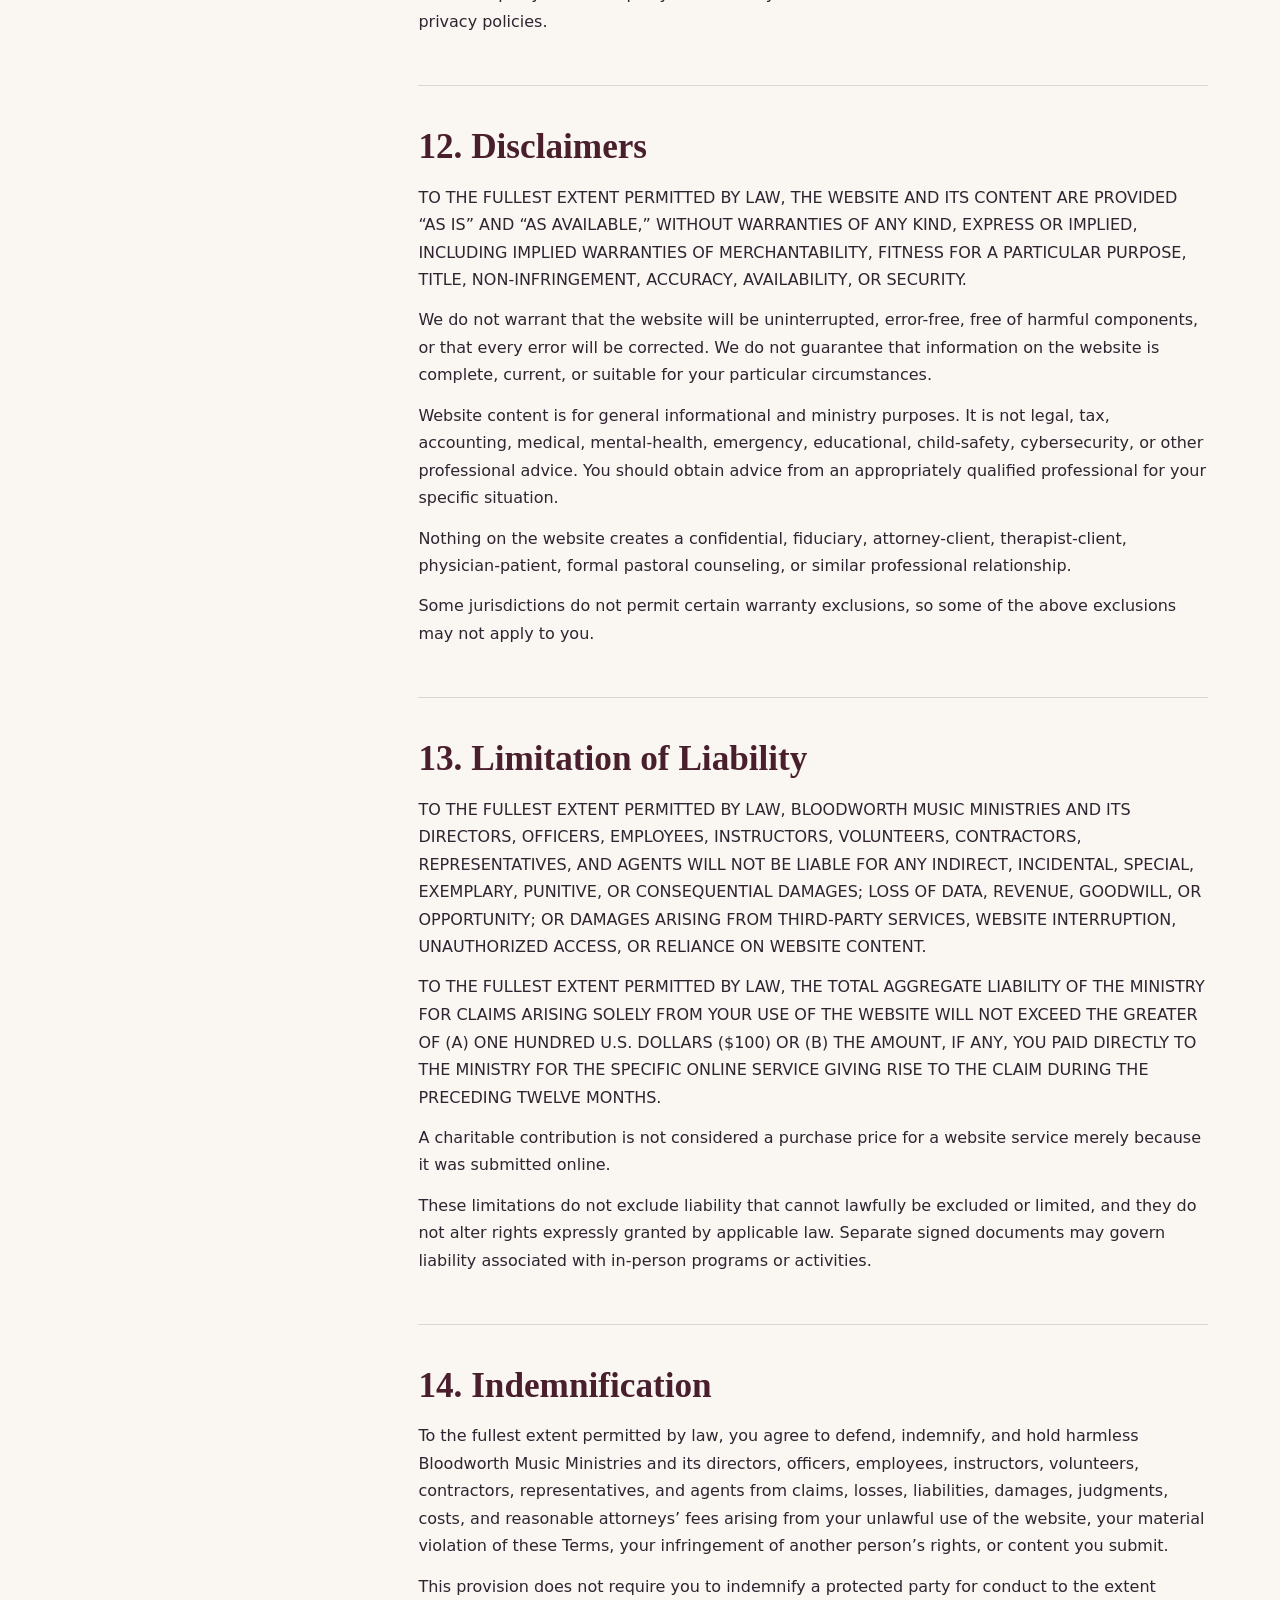
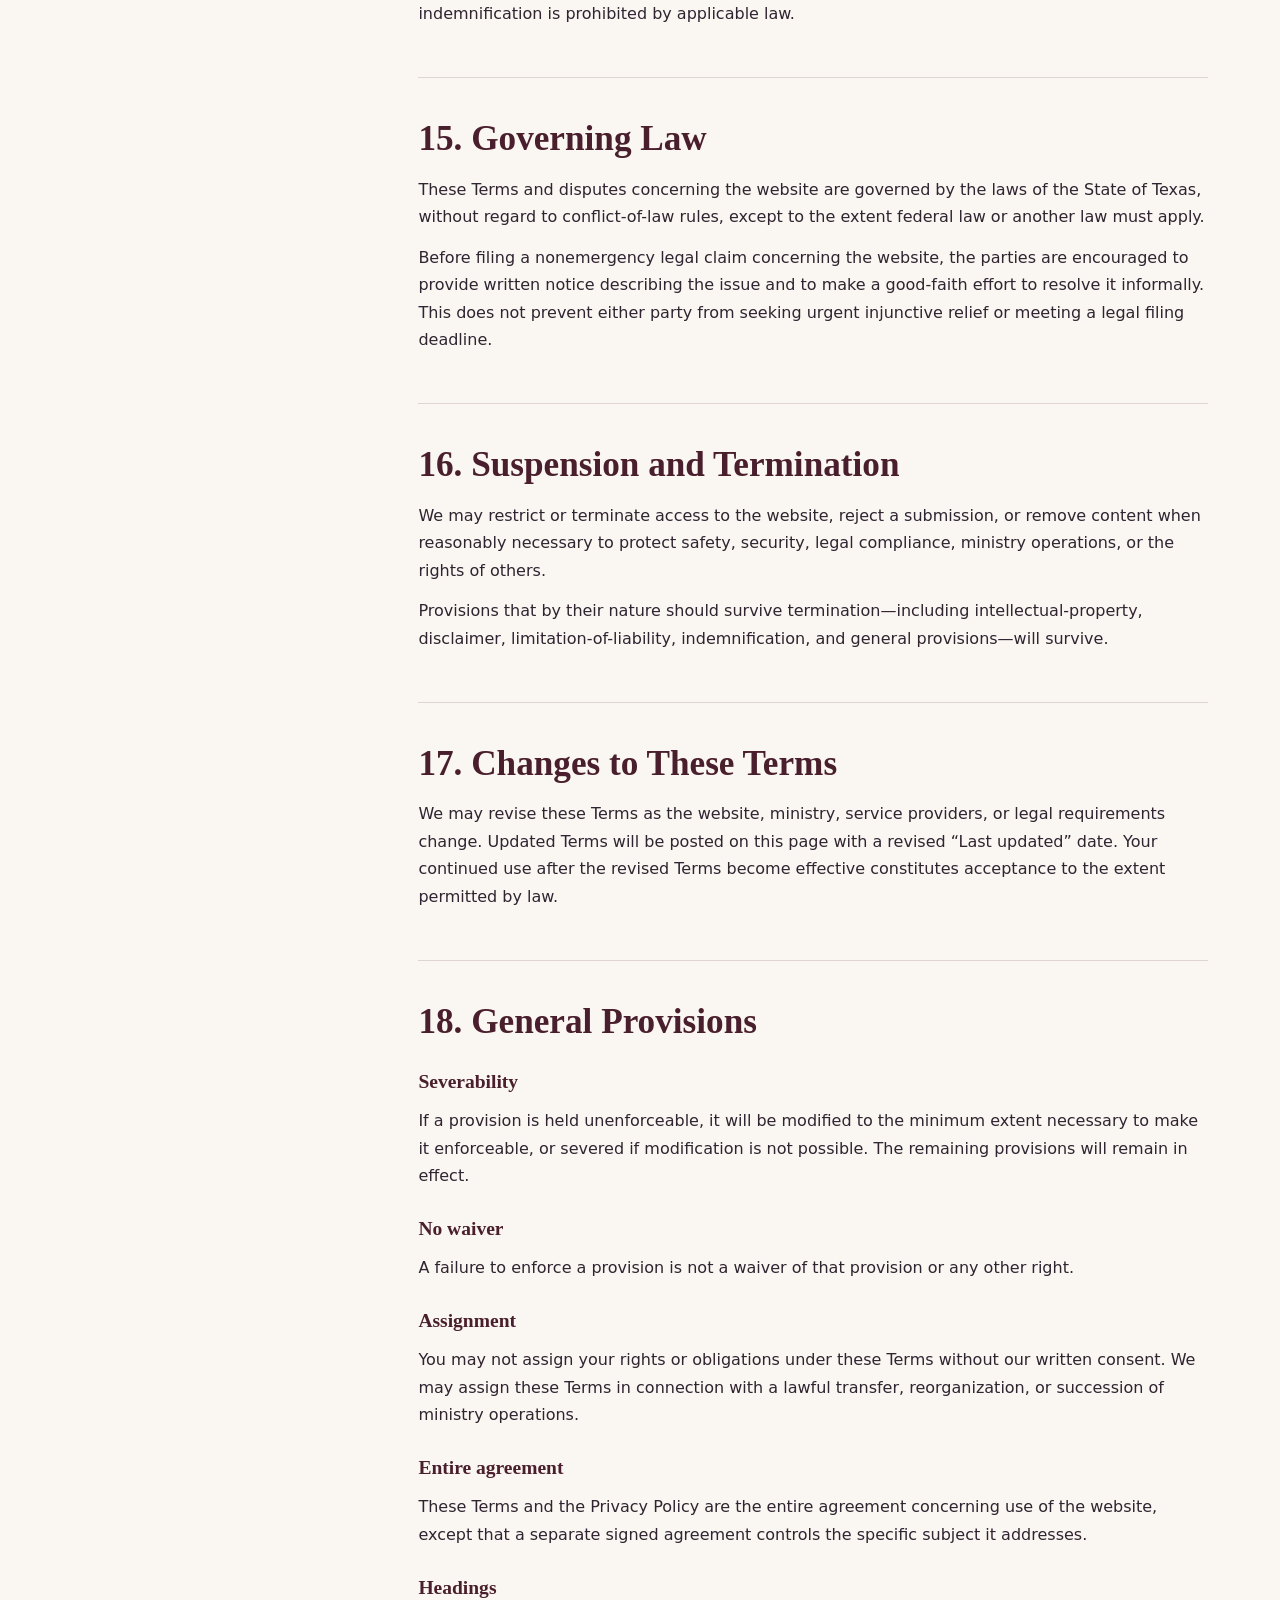
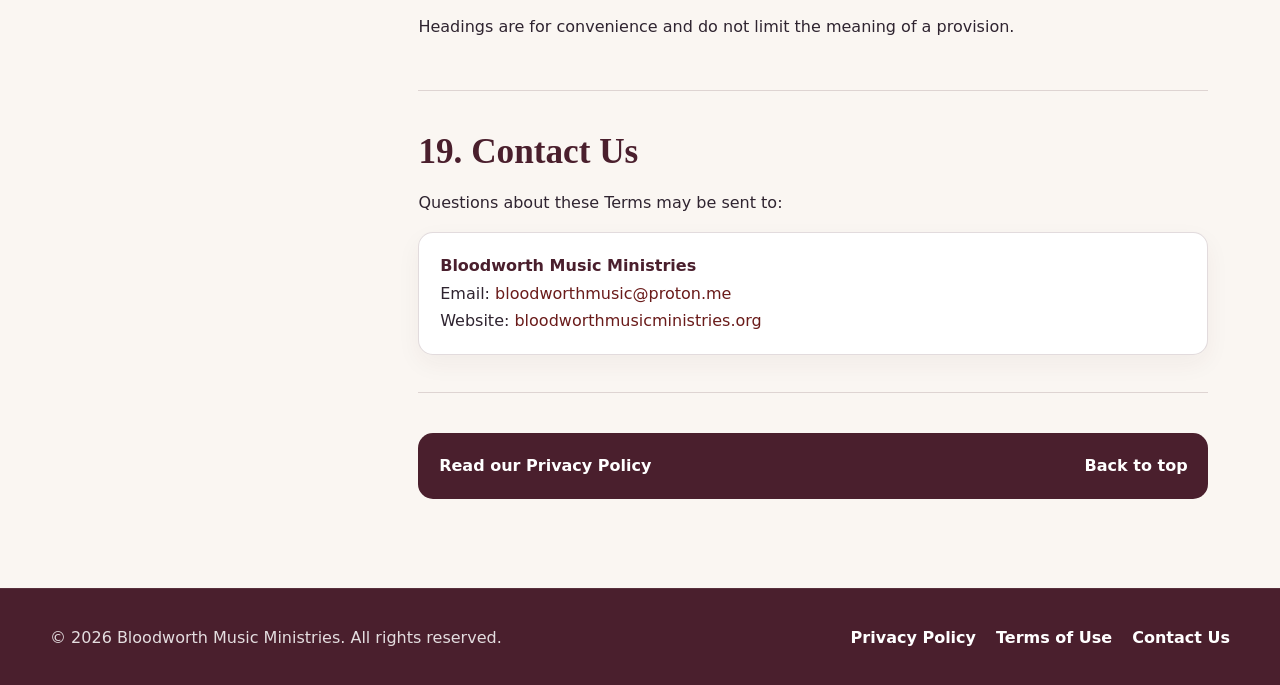
<file: pages/terms.html>
<!DOCTYPE html>
<html lang="en">
<head>
  <meta charset="UTF-8">
  <meta name="viewport" content="width=device-width, initial-scale=1.0">
  <meta name="referrer" content="strict-origin-when-cross-origin">

  <title>Terms of Use | Bloodworth Music Ministries</title>
  <meta
    name="description"
    content="Terms governing use of the Bloodworth Music Ministries website, online forms, donation tools, and related website services."
  >

  <!-- Keep your main site stylesheet first so the header/footer remain consistent. -->
  <link rel="stylesheet" href="../css/style.css">
  <link rel="stylesheet" href="../css/legal.css">
</head>

<body id="top">
  <a class="skip-link" href="#main-content">Skip to main content</a>

  <header class="legal-site-header">
    <div class="legal-header-inner">
      <a class="legal-brand" href="../index.html" aria-label="Bloodworth Music Ministries home">
        Bloodworth Music Ministries
      </a>

      <nav class="legal-nav" aria-label="Primary navigation">
        <a href="../index.html#about">About</a>
        <a href="donate.html">Donate</a>
        <a href="../index.html#contact">Contact Us</a>
        <a href="donate-instrument.html">Donate Instrument</a>
        <a href="student-interest.html">Apply</a>
      </nav>
    </div>
  </header>

  <main id="main-content" class="legal-page">
    <section class="legal-hero" aria-labelledby="page-title">
      <div class="legal-container legal-container--narrow">
        <p class="legal-eyebrow">Website terms</p>
        <h1 id="page-title">Terms of Use</h1>
        <p class="legal-lead">
          These Terms of Use govern your access to and use of
          <strong>bloodworthmusicministries.org</strong>, including its pages,
          content, forms, donation tools, and related online services.
        </p>

        <div class="legal-meta" role="note" aria-label="Terms dates">
          <p><strong>Effective date:</strong> July 18, 2026</p>
          <p><strong>Last updated:</strong> July 18, 2026</p>
        </div>
      </div>
    </section>

    <div class="legal-container legal-layout">
      <aside class="legal-toc" aria-labelledby="toc-title">
        <h2 id="toc-title">On this page</h2>
        <nav aria-label="Terms of Use table of contents">
          <a href="#acceptance">1. Acceptance of These Terms</a>
          <a href="#ministry-purpose">2. Ministry Purpose and Religious Character</a>
          <a href="#eligibility">3. Eligibility and Minor Users</a>
          <a href="#programs">4. Program Information and Applications</a>
          <a href="#donations">5. Financial Donations</a>
          <a href="#in-kind">6. Instrument and In-Kind Donations</a>
          <a href="#communications">7. Communications</a>
          <a href="#submissions">8. User Submissions</a>
          <a href="#acceptable-use">9. Acceptable Use</a>
          <a href="#intellectual-property">10. Intellectual Property</a>
          <a href="#third-parties">11. Third-Party Services and Links</a>
          <a href="#disclaimers">12. Disclaimers</a>
          <a href="#liability">13. Limitation of Liability</a>
          <a href="#indemnification">14. Indemnification</a>
          <a href="#governing-law">15. Governing Law</a>
          <a href="#termination">16. Suspension and Termination</a>
          <a href="#changes">17. Changes to These Terms</a>
          <a href="#general">18. General Provisions</a>
          <a href="#contact">19. Contact Us</a>
        </nav>
      </aside>

      <article class="legal-content">
        <section id="acceptance">
          <h2>1. Acceptance of These Terms</h2>
          <p>
            These Terms form an agreement between you and Bloodworth Music
            Ministries (“Bloodworth Music Ministries,” “the Ministry,” “we,”
            “us,” or “our”). By accessing or using this website, you agree to
            these Terms and our
            <a href="privacy.html">Privacy Policy</a>.
          </p>
          <p>
            If you do not agree, do not use the website or submit information
            through it. If you use the website on behalf of another person or an
            organization, you represent that you have authority to do so.
          </p>
        </section>

        <section id="ministry-purpose">
          <h2>2. Ministry Purpose and Religious Character</h2>
          <p>
            Bloodworth Music Ministries is a Christian ministry that seeks to
            provide music instruction in a Christ-centered environment and to
            encourage students to develop their gifts for worship, service, and
            the glory of God.
          </p>
          <p>
            Website content may reflect the Ministry’s religious beliefs,
            mission, values, and practices. Nothing on the website creates a
            promise that any particular program, placement, instructor,
            instrument, schedule, benefit, or ministry service will be available.
          </p>
        </section>

        <section id="eligibility">
          <h2>3. Eligibility and Minor Users</h2>
          <p>
            You must be at least 18 years old to submit a form, make a legal
            commitment, or provide information on behalf of a minor through this
            website. An adult student may submit information for themselves.
          </p>
          <div class="legal-callout">
            <p>
              <strong>For minors:</strong> A parent or legal guardian must submit
              the student application and must provide any required permissions.
              Children under 13 must not submit personal information directly
              through the website.
            </p>
          </div>
          <p>
            Submitting a form for a minor represents that you are the minor’s
            parent or legal guardian, or that you otherwise have documented legal
            authority to act for the minor.
          </p>
        </section>

        <section id="programs">
          <h2>4. Program Information and Applications</h2>
          <p>
            Information about lessons, instructors, instruments, schedules,
            locations, age groups, or availability is general and may change.
            Submission of a student application:
          </p>
          <ul>
            <li>Is a request for consideration, not an acceptance or enrollment.</li>
            <li>Does not guarantee placement, timing, an instructor, or an instrument.</li>
            <li>
              Does not create an employment, agency, partnership, educational,
              fiduciary, pastoral-care, or other special legal relationship.
            </li>
            <li>
              May require follow-up information, verification, an interview, a
              waitlist, or completion of separate documents.
            </li>
          </ul>
          <p>
            Actual participation may be governed by separate documents, including
            enrollment terms, attendance and conduct rules, parental consent,
            emergency information, medical authorization, transportation or
            pickup authorization, liability waivers, safeguarding requirements,
            and media releases. If a separate signed document conflicts with
            these website Terms concerning program participation, the separate
            signed document controls for that subject.
          </p>
          <p>
            The Ministry may accept, decline, pause, reschedule, condition, or end
            participation when reasonably necessary based on capacity, safety,
            program fit, attendance, conduct, volunteer availability, ministry
            mission, or other legitimate considerations, subject to applicable
            law.
          </p>
        </section>

        <section id="donations">
          <h2>5. Financial Donations</h2>

          <h3>Voluntary contributions</h3>
          <p>
            Financial contributions are voluntary and are intended to support the
            Ministry’s charitable and religious mission. Unless the Ministry
            expressly accepts a written restriction, contributions are
            unrestricted and may be used where the Ministry determines the need
            is greatest in furtherance of its mission.
          </p>

          <h3>Third-party processing</h3>
          <p>
            Online contributions are processed through third-party services,
            including Donorbox and Stripe. Your use of those services is also
            subject to their terms, privacy policies, fees, and technical
            limitations. The Ministry is not responsible for a third-party
            platform’s outage, error, delay, security incident, or unauthorized
            use outside the Ministry’s reasonable control.
          </p>

          <h3>Recurring contributions</h3>
          <p>
            By selecting a recurring contribution, you authorize the applicable
            payment provider to charge the selected amount at the chosen interval
            until the recurring contribution is canceled. Cancellation may be
            completed through the donor-management tools offered by the payment
            provider or by contacting the Ministry. A cancellation may not reverse
            a charge already processed or already in progress.
          </p>

          <h3>Errors, unauthorized transactions, and refunds</h3>
          <p>
            If you believe a contribution was duplicated, entered incorrectly, or
            made without authorization, contact us promptly. Except where required
            by law, refunds are not automatic and are reviewed case by case,
            considering the timing of the request, whether funds have been used or
            committed, transaction costs, suspected fraud, and any restrictions
            imposed by law or the payment provider.
          </p>
          <p>
            Do not initiate a chargeback for a correct and authorized contribution
            without first giving us a reasonable opportunity to investigate. This
            sentence does not waive any nonwaivable right you may have under
            applicable law or a payment-card agreement.
          </p>

          <h3>Tax matters and receipts</h3>
          <p>
            Any statement regarding charitable status or deductibility is general
            information, not tax or legal advice. The deductibility and value of a
            contribution depend on applicable law and the donor’s circumstances.
            Donors are responsible for maintaining required records and consulting
            their own tax adviser.
          </p>
          <p>
            When applicable, the Ministry or its donation provider may issue a
            written acknowledgment describing a contribution. An acknowledgment
            of noncash property describes the property but does not establish its
            fair market value.
          </p>
        </section>

        <section id="in-kind">
          <h2>6. Instrument and In-Kind Donations</h2>
          <p>
            Submission of an instrument-donation form is an offer for the Ministry
            to consider; it does not require the Ministry to accept the item,
            schedule pickup, provide storage, issue a receipt, or use the item in a
            particular way.
          </p>
          <p>By donating an instrument or other item, you represent that:</p>
          <ul>
            <li>You own the item or have authority to donate it.</li>
            <li>
              The item is not stolen, subject to an undisclosed lien, unlawfully
              possessed, or knowingly dangerous.
            </li>
            <li>
              Your description is accurate to the best of your knowledge and
              discloses known material defects, contamination, pests, mold,
              hazardous materials, or safety concerns.
            </li>
          </ul>
          <p>
            Unless the Ministry expressly agrees otherwise in writing, an accepted
            in-kind donation becomes the Ministry’s property. The Ministry may
            inspect, decline, repair, clean, store, lend, use, transfer, sell,
            recycle, or dispose of the item in furtherance of its mission and
            operational needs.
          </p>
          <p>
            The donor is responsible for determining and documenting the item’s
            fair market value. The Ministry does not provide appraisals, tax
            advice, or guarantees of deductibility.
          </p>
        </section>

        <section id="communications">
          <h2>7. Communications</h2>
          <p>
            When you submit contact information, you authorize us to respond using
            the contact methods you provide for purposes related to your inquiry,
            application, donation, or ministry relationship.
          </p>
          <p>
            Email and ordinary text messaging may not be secure. Do not send
            passwords, complete payment-card information, government
            identification numbers, or detailed medical information by ordinary
            email or text unless the Ministry has directed you to an appropriate
            secure method.
          </p>
          <p>
            You may ask us to stop optional promotional communications. We may
            still send nonpromotional messages reasonably necessary to administer
            an active application, donation, program, safety matter, or legal
            obligation.
          </p>
        </section>

        <section id="submissions">
          <h2>8. User Submissions</h2>
          <p>
            You retain ownership of content you submit, such as messages,
            photographs of an instrument, descriptions, or application
            information. You grant the Ministry a limited, nonexclusive,
            royalty-free license to receive, store, reproduce, review, and share
            that content as reasonably necessary to respond, administer the
            applicable request, protect safety, maintain records, and operate the
            Ministry.
          </p>
          <p>
            This website submission license does not by itself authorize the
            Ministry to publicly advertise or publish an identifiable minor’s
            image, recording, name, or testimonial. Any such public use should be
            covered by a separate media release.
          </p>
          <p>
            You represent that information you submit is accurate, lawful, not
            misleading, and that you have the rights and permissions necessary to
            submit it.
          </p>
        </section>

        <section id="acceptable-use">
          <h2>9. Acceptable Use</h2>
          <p>You may not use the website to:</p>
          <ul>
            <li>Violate any law or the rights of another person.</li>
            <li>
              Submit false, deceptive, defamatory, threatening, harassing,
              exploitative, obscene, infringing, or unlawful content.
            </li>
            <li>
              Impersonate another person or misrepresent your identity, authority,
              relationship, or intentions.
            </li>
            <li>
              Attempt to access accounts, systems, data, forms, or administrative
              areas without authorization.
            </li>
            <li>
              Introduce malware, malicious code, automated scraping, excessive
              requests, denial-of-service activity, or other interference.
            </li>
            <li>
              Collect information about students, families, donors, volunteers, or
              website users without authorization.
            </li>
            <li>
              Use website content or contact information for spam, commercial
              solicitation, fundraising unrelated to the Ministry, or unlawful
              profiling.
            </li>
          </ul>
          <p>
            We may preserve and disclose relevant information when reasonably
            necessary to investigate abuse, protect safety, enforce these Terms,
            or comply with law.
          </p>
        </section>

        <section id="intellectual-property">
          <h2>10. Intellectual Property</h2>
          <p>
            Unless otherwise stated, the website and its original text, design,
            graphics, logos, photographs, videos, downloads, and other content are
            owned by or licensed to Bloodworth Music Ministries and are protected
            by applicable intellectual-property laws.
          </p>
          <p>
            You may view, print, or share a link to website content for personal,
            noncommercial, and ministry-supportive purposes, provided you do not
            remove notices, misrepresent the content, imply endorsement, or use it
            unlawfully. Any other reproduction, modification, distribution,
            commercial use, or public display requires prior written permission.
          </p>
          <p>
            Names, logos, photographs, and other materials belonging to partners,
            sponsors, churches, service providers, or other third parties remain
            the property of their respective owners.
          </p>
        </section>

        <section id="third-parties">
          <h2>11. Third-Party Services and Links</h2>
          <p>
            The website may link to or embed services operated by third parties,
            including donation processors, form providers, social media platforms,
            churches, sponsors, partners, map services, or video services.
          </p>
          <p>
            A link, reference, sponsorship, or partnership listing does not
            necessarily mean the Ministry controls, guarantees, or endorses every
            statement, product, service, security practice, or policy of that
            third party. Use third-party services at your own discretion and
            review their terms and privacy policies.
          </p>
        </section>

        <section id="disclaimers">
          <h2>12. Disclaimers</h2>
          <p>
            TO THE FULLEST EXTENT PERMITTED BY LAW, THE WEBSITE AND ITS CONTENT ARE
            PROVIDED “AS IS” AND “AS AVAILABLE,” WITHOUT WARRANTIES OF ANY KIND,
            EXPRESS OR IMPLIED, INCLUDING IMPLIED WARRANTIES OF MERCHANTABILITY,
            FITNESS FOR A PARTICULAR PURPOSE, TITLE, NON-INFRINGEMENT, ACCURACY,
            AVAILABILITY, OR SECURITY.
          </p>
          <p>
            We do not warrant that the website will be uninterrupted, error-free,
            free of harmful components, or that every error will be corrected. We
            do not guarantee that information on the website is complete, current,
            or suitable for your particular circumstances.
          </p>
          <p>
            Website content is for general informational and ministry purposes. It
            is not legal, tax, accounting, medical, mental-health, emergency,
            educational, child-safety, cybersecurity, or other professional
            advice. You should obtain advice from an appropriately qualified
            professional for your specific situation.
          </p>
          <p>
            Nothing on the website creates a confidential, fiduciary,
            attorney-client, therapist-client, physician-patient, formal pastoral
            counseling, or similar professional relationship.
          </p>
          <p>
            Some jurisdictions do not permit certain warranty exclusions, so some
            of the above exclusions may not apply to you.
          </p>
        </section>

        <section id="liability">
          <h2>13. Limitation of Liability</h2>
          <p>
            TO THE FULLEST EXTENT PERMITTED BY LAW, BLOODWORTH MUSIC MINISTRIES AND
            ITS DIRECTORS, OFFICERS, EMPLOYEES, INSTRUCTORS, VOLUNTEERS,
            CONTRACTORS, REPRESENTATIVES, AND AGENTS WILL NOT BE LIABLE FOR ANY
            INDIRECT, INCIDENTAL, SPECIAL, EXEMPLARY, PUNITIVE, OR CONSEQUENTIAL
            DAMAGES; LOSS OF DATA, REVENUE, GOODWILL, OR OPPORTUNITY; OR DAMAGES
            ARISING FROM THIRD-PARTY SERVICES, WEBSITE INTERRUPTION, UNAUTHORIZED
            ACCESS, OR RELIANCE ON WEBSITE CONTENT.
          </p>
          <p>
            TO THE FULLEST EXTENT PERMITTED BY LAW, THE TOTAL AGGREGATE LIABILITY
            OF THE MINISTRY FOR CLAIMS ARISING SOLELY FROM YOUR USE OF THE WEBSITE
            WILL NOT EXCEED THE GREATER OF (A) ONE HUNDRED U.S. DOLLARS
            ($100) OR (B) THE AMOUNT, IF ANY, YOU PAID DIRECTLY TO THE MINISTRY FOR
            THE SPECIFIC ONLINE SERVICE GIVING RISE TO THE CLAIM DURING THE
            PRECEDING TWELVE MONTHS.
          </p>
          <p>
            A charitable contribution is not considered a purchase price for a
            website service merely because it was submitted online.
          </p>
          <p>
            These limitations do not exclude liability that cannot lawfully be
            excluded or limited, and they do not alter rights expressly granted by
            applicable law. Separate signed documents may govern liability
            associated with in-person programs or activities.
          </p>
        </section>

        <section id="indemnification">
          <h2>14. Indemnification</h2>
          <p>
            To the fullest extent permitted by law, you agree to defend,
            indemnify, and hold harmless Bloodworth Music Ministries and its
            directors, officers, employees, instructors, volunteers, contractors,
            representatives, and agents from claims, losses, liabilities, damages,
            judgments, costs, and reasonable attorneys’ fees arising from your
            unlawful use of the website, your material violation of these Terms,
            your infringement of another person’s rights, or content you submit.
          </p>
          <p>
            This provision does not require you to indemnify a protected party for
            conduct to the extent indemnification is prohibited by applicable law.
          </p>
        </section>

        <section id="governing-law">
          <h2>15. Governing Law</h2>
          <p>
            These Terms and disputes concerning the website are governed by the
            laws of the State of Texas, without regard to conflict-of-law rules,
            except to the extent federal law or another law must apply.
          </p>
          <p>
            Before filing a nonemergency legal claim concerning the website, the
            parties are encouraged to provide written notice describing the issue
            and to make a good-faith effort to resolve it informally. This does not
            prevent either party from seeking urgent injunctive relief or meeting
            a legal filing deadline.
          </p>
        </section>

        <section id="termination">
          <h2>16. Suspension and Termination</h2>
          <p>
            We may restrict or terminate access to the website, reject a
            submission, or remove content when reasonably necessary to protect
            safety, security, legal compliance, ministry operations, or the rights
            of others.
          </p>
          <p>
            Provisions that by their nature should survive termination—including
            intellectual-property, disclaimer, limitation-of-liability,
            indemnification, and general provisions—will survive.
          </p>
        </section>

        <section id="changes">
          <h2>17. Changes to These Terms</h2>
          <p>
            We may revise these Terms as the website, ministry, service providers,
            or legal requirements change. Updated Terms will be posted on this
            page with a revised “Last updated” date. Your continued use after the
            revised Terms become effective constitutes acceptance to the extent
            permitted by law.
          </p>
        </section>

        <section id="general">
          <h2>18. General Provisions</h2>

          <h3>Severability</h3>
          <p>
            If a provision is held unenforceable, it will be modified to the
            minimum extent necessary to make it enforceable, or severed if
            modification is not possible. The remaining provisions will remain in
            effect.
          </p>

          <h3>No waiver</h3>
          <p>
            A failure to enforce a provision is not a waiver of that provision or
            any other right.
          </p>

          <h3>Assignment</h3>
          <p>
            You may not assign your rights or obligations under these Terms
            without our written consent. We may assign these Terms in connection
            with a lawful transfer, reorganization, or succession of ministry
            operations.
          </p>

          <h3>Entire agreement</h3>
          <p>
            These Terms and the Privacy Policy are the entire agreement concerning
            use of the website, except that a separate signed agreement controls
            the specific subject it addresses.
          </p>

          <h3>Headings</h3>
          <p>
            Headings are for convenience and do not limit the meaning of a
            provision.
          </p>
        </section>

        <section id="contact">
          <h2>19. Contact Us</h2>
          <p>Questions about these Terms may be sent to:</p>
          <address class="legal-address">
            <strong>Bloodworth Music Ministries</strong><br>
            Email:
            <a href="mailto:bloodworthmusic@proton.me">bloodworthmusic@proton.me</a><br>
            Website:
            <a href="https://bloodworthmusicministries.org">
              bloodworthmusicministries.org
            </a>
          </address>
        </section>

        <div class="legal-end-links" aria-label="Related legal pages">
          <a href="privacy.html">Read our Privacy Policy</a>
          <a href="#top">Back to top</a>
        </div>
      </article>
    </div>
  </main>

  <footer class="legal-footer">
    <div class="legal-container legal-footer-inner">
      <p>&copy; 2026 Bloodworth Music Ministries. All rights reserved.</p>
      <nav aria-label="Legal links">
        <a href="privacy.html">Privacy Policy</a>
        <a href="terms.html" aria-current="page">Terms of Use</a>
        <a href="../index.html#contact">Contact Us</a>
      </nav>
    </div>
  </footer>
</body>
</html>
</file>
<file: css/style.css>
/* Google Font (cursive) for header brand */
@import url('https://fonts.googleapis.com/css2?family=Great+Vibes&display=swap');

/* ========== THEME TOKENS (Burgundy Ministry Palette) ========== */
:root {
  --primary: #6A1B1A;     /* Burgundy */
  --secondary: #4A1F2D;   /* Deep Plum */
  --accent: #C8A96B;      /* Soft Antique Gold */
  --highlight: #E7D9C8;   /* Warm Cream */
  --bg: #FAF6F2;          /* Soft Ivory Blush */
  --text: #2F2430;        /* Rich Charcoal Plum */
  --white: #FFFFFF;

  --max-width: 1100px;
  --radius: 18px;
  --shadow: 0 12px 28px rgba(74, 31, 45, 0.10);
  --header-height: 82px;
}

/* ========== BASE ========== */
* {
  box-sizing: border-box;
}

html {
  scroll-behavior: smooth;
}

html,
body {
  margin: 0;
  padding: 0;
}

body {
  font-family: system-ui, -apple-system, Segoe UI, Roboto, Arial, sans-serif;
  color: var(--text);
  background: var(--bg);
  line-height: 1.6;
}

img {
  max-width: 100%;
}

a {
  color: inherit;
  text-decoration: none;
}

.anchor {
  position: relative;
  top: calc(var(--header-height) * -1);
}

/* ========== LAYOUT HELPERS ========== */
.container {
  max-width: var(--max-width);
  margin: 0 auto;
  padding: 0 18px;
}

.section {
  padding: 65px 0;
  scroll-margin-top: 110px;
}

.section__title {
  margin: 0 0 12px 0;
  font-size: 30px;
  color: var(--secondary);
}

.section__subtitle {
  margin: 0 0 24px 0;
  opacity: 0.92;
  max-width: 70ch;
}

.two-col {
  display: grid;
  grid-template-columns: 1.1fr 0.9fr;
  gap: 32px;
  align-items: center;
}

.two-col--start {
  align-items: start;
}

/* ========== HEADER ========== */
.site-header {
  position: sticky;
  top: 0;
  z-index: 1000;
  background: rgba(255, 255, 255, 0.96);
  border-bottom: 3px solid var(--primary);
  box-shadow: 0 4px 12px rgba(74, 31, 45, 0.08);
  backdrop-filter: blur(10px);
}

.site-header__inner {
  max-width: var(--max-width);
  margin: 0 auto;
  padding: 10px 18px;
  min-height: var(--header-height);
  display: flex;
  align-items: center;
  justify-content: space-between;
  gap: 20px;
}

.brand {
  display: flex;
  align-items: center;
  min-width: 0;
  flex-shrink: 0;
}

.brand__name {
  font-family: "Great Vibes", cursive;
  font-size: 36px;
  color: var(--primary);
  letter-spacing: 0.5px;
  line-height: 1;
  display: inline-block;
  margin: 0;
  white-space: nowrap;
}

/* Desktop nav */
.site-nav {
  margin-left: auto;
}

.site-nav__list {
  list-style: none;
  display: flex;
  align-items: center;
  gap: 10px;
  margin: 0;
  padding: 0;
}

.site-nav__link {
  display: inline-flex;
  align-items: center;
  justify-content: center;
  min-height: 44px;
  padding: 10px 16px;
  border-radius: 999px;
  font-weight: 700;
  color: var(--secondary);
  text-align: center;
  line-height: 1.2;
  transition: background-color 160ms ease, color 160ms ease, transform 160ms ease, box-shadow 160ms ease;
}

.site-nav__link:hover,
.site-nav__link:focus-visible {
  background: rgba(106, 27, 26, 0.08);
  color: var(--primary);
  transform: translateY(-1px);
}

/* Language Toggle */
.language-toggle {
  display: inline-flex;
  align-items: center;
  justify-content: center;
  min-height: 44px;
  padding: 10px 16px;
  border-radius: 999px;
  border: 2px solid rgba(106, 27, 26, 0.18);
  background: var(--white);
  color: var(--primary);
  font: inherit;
  font-weight: 800;
  cursor: pointer;
  transition: background-color 160ms ease, color 160ms ease, transform 160ms ease, box-shadow 160ms ease;
}

.language-toggle:hover,
.language-toggle:focus-visible {
  background: rgba(106, 27, 26, 0.08);
  color: var(--primary);
  transform: translateY(-1px);
  box-shadow: 0 8px 18px rgba(106, 27, 26, 0.10);
}

.language-toggle--mobile {
  width: 100%;
  border-radius: 14px;
  justify-content: center;
  background: rgba(200, 169, 107, 0.14);
  border-color: rgba(200, 169, 107, 0.55);
  color: var(--secondary);
}

/* Hamburger */
.menu-button {
  width: 44px;
  height: 44px;
  border-radius: 14px;
  border: 2px solid var(--primary);
  background: var(--white);
  display: none;
  flex-direction: column;
  justify-content: center;
  gap: 6px;
  padding: 10px;
  cursor: pointer;
  flex-shrink: 0;
  transition: background-color 160ms ease, transform 160ms ease, box-shadow 160ms ease;
}

.menu-button:hover {
  transform: translateY(-1px);
  box-shadow: 0 8px 20px rgba(106, 27, 26, 0.12);
}

.menu-button__bar {
  height: 3px;
  width: 100%;
  background: var(--secondary);
  border-radius: 999px;
  transition: transform 180ms ease, opacity 180ms ease;
}

.menu-button.is-active .menu-button__bar:nth-child(1) {
  transform: translateY(9px) rotate(45deg);
}

.menu-button.is-active .menu-button__bar:nth-child(2) {
  opacity: 0;
}

.menu-button.is-active .menu-button__bar:nth-child(3) {
  transform: translateY(-9px) rotate(-45deg);
}

/* Mobile menu */
.mobile-menu {
  display: none;
  border-top: 1px solid rgba(106, 27, 26, 0.10);
  background: var(--white);
  box-shadow: 0 10px 20px rgba(74, 31, 45, 0.06);
}

.mobile-menu.is-open {
  display: block;
}

.mobile-menu__list {
  list-style: none;
  margin: 0;
  padding: 10px 18px 18px;
  display: grid;
  gap: 8px;
}

.mobile-menu__link {
  display: block;
  padding: 14px 16px;
  border-radius: 14px;
  font-weight: 700;
  color: var(--secondary);
  background: rgba(106, 27, 26, 0.04);
  transition: background-color 160ms ease, color 160ms ease;
}

.mobile-menu__link:hover,
.mobile-menu__link:focus-visible {
  background: rgba(106, 27, 26, 0.10);
  color: var(--primary);
}

/* ========== HERO ========== */
.hero {
  padding: 80px 0;
  background: linear-gradient(180deg, #FAF6F2 0%, #F5EEE8 100%);
}

.hero__inner {
  max-width: var(--max-width);
  margin: 0 auto;
  padding: 0 18px;
  display: grid;
  grid-template-columns: 1.1fr 0.9fr;
  gap: 32px;
  align-items: center;
}

.hero__title {
  margin: 0 0 14px 0;
  font-size: clamp(28px, 3vw, 44px);
  line-height: 1.2;
  color: var(--secondary);
}

.hero__subtitle {
  margin: 0 0 24px 0;
  font-size: 17px;
  opacity: 0.95;
  max-width: 56ch;
}

.hero__media {
  display: flex;
  justify-content: center;
}

.hero__image {
  width: 100%;
  max-width: 480px;
  height: auto;
  border-radius: var(--radius);
  box-shadow: var(--shadow);
  display: block;
}

/* ========== CARDS ========== */
.card {
  background: var(--white);
  border-radius: var(--radius);
  padding: 22px;
  box-shadow: var(--shadow);
  border-top: 4px solid var(--primary);
}

.card--accent {
  background: linear-gradient(135deg, rgba(200, 169, 107, 0.18), rgba(106, 27, 26, 0.07));
  border-top: 4px solid var(--accent);
}

.card__title {
  margin: 0 0 12px 0;
  font-size: 22px;
  color: var(--primary);
}

/* ========== BUTTONS ========== */
.button {
  display: inline-flex;
  align-items: center;
  justify-content: center;
  padding: 14px 24px;
  border-radius: 999px;
  font-weight: 800;
  border: none;
  cursor: pointer;
  transition: transform 150ms ease, box-shadow 150ms ease, opacity 150ms ease;
}

.button--primary {
  background: var(--primary);
  color: var(--white);
  box-shadow: 0 10px 22px rgba(106, 27, 26, 0.28);
}

.button--secondary {
  background: var(--accent);
  color: #2F2430;
  box-shadow: 0 10px 22px rgba(200, 169, 107, 0.28);
}

.button:hover {
  transform: translateY(-3px);
}

/* ========== ABOUT IMAGE ========== */
.about__media {
  display: flex;
  justify-content: center;
}

.about__image {
  width: 100%;
  max-width: 480px;
  height: auto;
  border-radius: var(--radius);
  box-shadow: var(--shadow);
  display: block;
}

/* ========== PARTNERS ========== */
.partners .section__title,
.partners .section__subtitle {
  text-align: center;
  margin-left: auto;
  margin-right: auto;
}

.partners .section__subtitle {
  max-width: 900px;
}

.logo-grid {
  display: grid;
  grid-template-columns: repeat(2, minmax(220px, 260px));
  justify-content: center;
  gap: 24px;
}

.logo-card {
  background: var(--white);
  border-radius: var(--radius);
  padding: 16px 12px 14px;
  display: grid;
  gap: 12px;
  justify-items: center;
  text-align: center;
  box-shadow: var(--shadow);
  border-bottom: 4px solid var(--primary);
  width: 100%;
}

.logo-card__logo {
  display: flex;
  align-items: center;
  justify-content: center;
  width: 100%;
  min-height: 110px;
  margin: 0;
  padding: 0;
  background: transparent;
  border-radius: 0;
  opacity: 1;
}

.logo-card__logo a {
  display: inline-flex;
  align-items: center;
  justify-content: center;
}

.logo-card__image {
  display: block;
  max-width: 170px;
  max-height: 95px;
  width: auto;
  height: auto;
  object-fit: contain;
  opacity: 1;
  filter: none;
}

.logo-card__name {
  margin: 0;
  font-weight: 800;
  color: var(--secondary);
  font-size: 1.05rem;
  line-height: 1.25;
  max-width: 180px;
  white-space: normal;
  word-break: normal;
  overflow-wrap: normal;
}

.logo-card__link {
  display: grid;
  gap: 12px;
  justify-items: center;
  text-align: center;
  color: inherit;
  text-decoration: none;
  width: 100%;
}

.logo-card__link:hover .logo-card__name,
.logo-card__link:focus-visible .logo-card__name {
  color: var(--primary);
}

/* Tablet */
@media (max-width: 900px) {
  .logo-grid {
    grid-template-columns: repeat(2, minmax(200px, 240px));
    gap: 20px;
  }

  .logo-card__name {
    max-width: 170px;
  }
}

/* Mobile */
@media (max-width: 640px) {
  .logo-grid {
    grid-template-columns: 1fr;
    justify-content: center;
    gap: 18px;
  }

  .logo-card {
    max-width: 260px;
    margin-left: auto;
    margin-right: auto;
  }

  .logo-card__image {
    max-width: 160px;
    max-height: 90px;
  }

  .logo-card__name {
    max-width: 190px;
  }
}

/* Sponsors */
.logo-row {
  display: grid;
  grid-template-columns: repeat(3, minmax(0, 1fr));
  gap: 16px;
  margin-top: 16px;
}

.logo-row--single {
  grid-template-columns: minmax(260px, 420px);
  justify-content: start;
}

.mini-logo-card {
  display: grid;
  grid-template-columns: 54px 1fr;
  align-items: center;
  gap: 12px;
  background: var(--white);
  border-radius: 16px;
  padding: 14px;
  box-shadow: var(--shadow);
  border-left: 4px solid var(--accent);
}

.mini-logo-card__logo {
  width: 54px;
  height: 54px;
  border-radius: 14px;
  background: linear-gradient(135deg, var(--accent), var(--primary));
  opacity: 0.24;
}

.mini-logo-card__name {
  font-weight: 800;
  color: var(--secondary);
}

.mini-logo-card--linked {
  padding: 0;
  overflow: hidden;
}

.mini-logo-card--featured {
  border-left: 4px solid var(--primary);
}

.mini-logo-card__link {
  display: grid;
  grid-template-columns: 64px 1fr;
  align-items: center;
  gap: 14px;
  padding: 16px;
  color: inherit;
  min-height: 100%;
  transition: background-color 160ms ease, transform 160ms ease;
}

.mini-logo-card__link:hover,
.mini-logo-card__link:focus-visible {
  background: rgba(106, 27, 26, 0.05);
  transform: translateY(-2px);
}

.mini-logo-card__image {
  width: 64px;
  height: 64px;
  object-fit: cover;
  border-radius: 14px;
  display: block;
  background: var(--white);
  border: 1px solid rgba(106, 27, 26, 0.10);
}

.mini-logo-card__content {
  display: grid;
  gap: 4px;
}

.mini-logo-card__meta {
  font-size: 14px;
  color: rgba(47, 36, 48, 0.78);
}

@media (max-width: 900px) {
  .logo-row {
    grid-template-columns: 1fr;
  }

  .logo-row--single {
    grid-template-columns: 1fr;
    max-width: 420px;
  }
}

/* ========== FOOTER ========== */
.site-footer {
  border-top: 2px solid var(--primary);
  padding: 26px 0;
  background: var(--white);
}

.site-footer__inner {
  max-width: var(--max-width);
  margin: 0 auto;
  padding: 0 18px;

  display: flex;
  align-items: center;
  justify-content: space-between;
  gap: 18px;
  flex-wrap: wrap;
}

.site-footer__copyright {
  margin: 0;
  color: var(--text);
  font-size: 0.9rem;
  line-height: 1.5;
  opacity: 0.85;
}

.site-footer__nav {
  display: flex;
  align-items: center;
  justify-content: flex-end;
  gap: 10px 20px;
  flex-wrap: wrap;
}

.site-footer__nav a {
  color: var(--secondary);
  font-size: 0.9rem;
  font-weight: 600;
  text-decoration: none;
  transition:
    color 0.2s ease,
    text-decoration-color 0.2s ease;
}

.site-footer__nav a:hover {
  color: var(--primary);
  text-decoration: underline;
  text-underline-offset: 4px;
}

.site-footer__nav a:focus-visible {
  outline: 3px solid var(--accent);
  outline-offset: 4px;
  border-radius: 3px;
}

/* Mobile footer */
@media (max-width: 700px) {
  .site-footer {
    padding: 24px 0;
  }

  .site-footer__inner {
    flex-direction: column;
    justify-content: center;
    text-align: center;
  }

  .site-footer__nav {
    justify-content: center;
  }
}

/* ========== RESPONSIVE ========== */
@media (max-width: 900px) {
  .hero__inner,
  .two-col {
    grid-template-columns: 1fr;
  }

  .logo-grid {
    grid-template-columns: repeat(2, 1fr);
  }

  .logo-row {
    grid-template-columns: 1fr;
  }

  .brand__name {
    font-size: 28px;
  }

  .site-nav {
    display: none;
  }

  .menu-button {
    display: inline-flex;
  }
}

@media (max-width: 420px) {
  .logo-grid {
    grid-template-columns: 1fr;
  }

  .site-header__inner {
    padding: 12px 16px;
  }

  .brand__name {
    font-size: 24px;
    white-space: normal;
    line-height: 1.05;
  }

  .hero {
    padding: 60px 0;
  }

  .section {
    padding: 52px 0;
  }

  .mobile-menu__list {
    padding: 10px 16px 16px;
  }
}


/* ========== EXTRA BUTTON STYLE ========== */
.button--ghost {
  background: transparent;
  color: var(--primary);
  border: 2px solid rgba(106, 27, 26, 0.18);
  box-shadow: none;
}

.button--ghost:hover {
  background: rgba(106, 27, 26, 0.06);
}

/* Active nav link */
.site-nav__link--active {
  background: rgba(106, 27, 26, 0.08);
  color: var(--primary);
}

/* ========== DONATE PAGE ========== */
.donate-hero {
  padding: 84px 0 56px;
  background:
    radial-gradient(circle at top left, rgba(200, 169, 107, 0.15), transparent 38%),
    linear-gradient(180deg, #faf6f2 0%, #f4ede7 100%);
}

.donate-hero__inner {
  display: grid;
  grid-template-columns: 1.15fr 0.85fr;
  gap: 28px;
  align-items: center;
}

.eyebrow {
  display: inline-block;
  margin-bottom: 14px;
  padding: 8px 14px;
  border-radius: 999px;
  background: rgba(106, 27, 26, 0.08);
  color: var(--primary);
  font-weight: 800;
  letter-spacing: 0.04em;
  text-transform: uppercase;
  font-size: 12px;
}

.donate-hero__title {
  margin: 0 0 16px;
  font-size: clamp(30px, 4vw, 50px);
  line-height: 1.14;
  color: var(--secondary);
}

.donate-hero__text {
  margin: 0 0 24px;
  font-size: 17px;
  max-width: 60ch;
  opacity: 0.95;
}

.donate-hero__actions {
  display: flex;
  flex-wrap: wrap;
  gap: 14px;
}

.donate-summary__list {
  margin: 0 0 18px;
  padding-left: 18px;
}

.donate-summary__list li + li {
  margin-top: 10px;
}

.donate-summary__note {
  margin: 0;
  font-weight: 600;
  color: var(--secondary);
}

/* ========== DONATION LAYOUT ========== */
.donate-layout {
  display: grid;
  grid-template-columns: 1.2fr 0.8fr;
  gap: 28px;
  align-items: start;
}

.donate-form-card,
.donate-sidebar {
  min-width: 0;
}

.donate-sidebar {
  display: grid;
  gap: 22px;
}

/* ========== DONATION PREVIEW UI ========== */
.donation-preview {
  margin-top: 20px;
  display: grid;
  gap: 22px;
}

.donation-preview__group {
  display: grid;
  gap: 12px;
}

.donation-preview__label {
  font-weight: 800;
  color: var(--secondary);
}

.donation-toggle {
  display: inline-grid;
  grid-template-columns: repeat(2, minmax(0, 1fr));
  gap: 10px;
  max-width: 320px;
}

.donation-toggle__button {
  border: 1px solid rgba(106, 27, 26, 0.18);
  background: #fff;
  color: var(--secondary);
  border-radius: 999px;
  padding: 14px 16px;
  font-weight: 800;
  cursor: default;
}

.donation-toggle__button--active {
  background: var(--primary);
  color: var(--white);
  border-color: var(--primary);
  box-shadow: 0 10px 22px rgba(106, 27, 26, 0.18);
}

.donation-amounts {
  display: grid;
  grid-template-columns: repeat(5, minmax(0, 1fr));
  gap: 12px;
}

.donation-amount {
  border: 1px solid rgba(106, 27, 26, 0.18);
  background: #fff;
  color: var(--secondary);
  border-radius: 16px;
  padding: 16px 12px;
  font-weight: 800;
  cursor: default;
  min-height: 58px;
}

.donation-amount--active {
  border-color: var(--primary);
  background: rgba(106, 27, 26, 0.08);
  color: var(--primary);
  box-shadow: inset 0 0 0 1px rgba(106, 27, 26, 0.08);
}

.donation-checkbox {
  display: flex;
  align-items: flex-start;
  gap: 12px;
  padding: 16px 18px;
  border-radius: 16px;
  background: rgba(106, 27, 26, 0.04);
  border: 1px solid rgba(106, 27, 26, 0.10);
}

.donation-checkbox input {
  margin-top: 4px;
  accent-color: var(--primary);
}

.donation-preview__notice {
  padding: 16px 18px;
  border-left: 4px solid var(--accent);
  border-radius: 14px;
  background: rgba(200, 169, 107, 0.14);
  color: var(--secondary);
}

/* ========== DONORBOX PLACEHOLDER ========== */
.donorbox-placeholder {
  margin-top: 4px;
  border: 2px dashed rgba(106, 27, 26, 0.22);
  border-radius: 22px;
  background:
    linear-gradient(135deg, rgba(255, 255, 255, 0.9), rgba(247, 239, 233, 0.95));
  min-height: 280px;
  display: grid;
  place-items: center;
  padding: 24px;
}

.donorbox-placeholder__inner {
  max-width: 520px;
  text-align: center;
}

.donorbox-placeholder__eyebrow {
  margin: 0 0 10px;
  font-size: 12px;
  font-weight: 800;
  text-transform: uppercase;
  letter-spacing: 0.06em;
  color: var(--primary);
}

.donorbox-placeholder__title {
  margin: 0 0 12px;
  font-size: 28px;
  color: var(--secondary);
}

.donorbox-placeholder__text {
  margin: 0;
  opacity: 0.92;
}

/* ========== IMPACT LIST ========== */
.impact-list {
  display: grid;
  gap: 14px;
}

.impact-item {
  padding: 16px;
  border-radius: 16px;
  background: rgba(106, 27, 26, 0.04);
  border: 1px solid rgba(106, 27, 26, 0.08);
}

.impact-item__amount {
  display: inline-block;
  margin-bottom: 6px;
  font-weight: 900;
  color: var(--primary);
  font-size: 20px;
}

.impact-item__text {
  margin: 0;
}

/* ========== RESPONSIVE DONATE PAGE ========== */
@media (max-width: 900px) {
  .donate-hero__inner,
  .donate-layout {
    grid-template-columns: 1fr;
  }

  .donation-amounts {
    grid-template-columns: repeat(2, minmax(0, 1fr));
  }
}

@media (max-width: 560px) {
  .donate-hero {
    padding: 68px 0 48px;
  }

  .donation-toggle {
    max-width: 100%;
  }

  .donation-amounts {
    grid-template-columns: 1fr;
  }

  .donate-hero__actions {
    flex-direction: column;
    align-items: stretch;
  }

  .donate-hero__actions .button {
    width: 100%;
  }
}
</file>
<file: css/donate-instrument.css>
/* Google Font (cursive) for header brand */
@import url('https://fonts.googleapis.com/css2?family=Great+Vibes&display=swap');

:root{
  --bg: #f8f1ea;
  --surface: #f3e1d8;
  --surface-2: #fffaf7;
  --text: #4a2a28;
  --primary: #6a1b1a;
  --heading: #6a1b1a;
  --heading-dark: #4e1313;
  --border: #dec3bb;
  --shadow: 0 18px 45px rgba(106, 27, 26, 0.10);
}

*{
  box-sizing: border-box;
}

html{
  scroll-behavior: smooth;
}

body{
  margin: 0;
  font-family: "Inter", Arial, sans-serif;
  background: linear-gradient(180deg, #f7efe9 0%, #f2e6df 100%);
  color: var(--text);
  line-height: 1.6;
}

img{
  max-width: 100%;
  display: block;
}

a{
  color: inherit;
  text-decoration: none;
}

.container{
  width: min(1120px, calc(100% - 32px));
  margin: 0 auto;
}

.site-header{
  position: sticky;
  top: 0;
  z-index: 10;
  backdrop-filter: blur(10px);
  background: rgba(248, 241, 234, 0.92);
  border-bottom: 1px solid rgba(106, 27, 26, 0.10);
}

.header-inner{
  min-height: 72px;
  display: flex;
  align-items: center;
  justify-content: space-between;
  gap: 20px;
}

.brand{
  display: flex;
  align-items: center;
  min-width: 0;
  flex-shrink: 0;
}

.brand__name{
  font-family: "Great Vibes", cursive;
  font-size: 36px;
  color: var(--primary);
  letter-spacing: 0.5px;
  line-height: 1;
  display: inline-block;
  margin: 0;
  white-space: nowrap;
}

.header-nav{
  display: flex;
  gap: 22px;
  flex-wrap: wrap;
}

.header-nav a{
  font-weight: 500;
  color: var(--primary);
  transition: color 0.18s ease;
}

.header-nav a:hover{
  color: var(--heading-dark);
}

/* Language Toggle */
.language-toggle{
  display: inline-flex;
  align-items: center;
  justify-content: center;
  min-height: 40px;
  padding: 9px 16px;
  border-radius: 999px;
  border: 2px solid rgba(106, 27, 26, 0.18);
  background: rgba(255, 250, 247, 0.9);
  color: var(--primary);
  font: inherit;
  font-weight: 700;
  cursor: pointer;
  transition: background 0.18s ease, color 0.18s ease, transform 0.18s ease, box-shadow 0.18s ease;
}

.language-toggle:hover,
.language-toggle:focus-visible{
  background: rgba(106, 27, 26, 0.08);
  color: var(--heading-dark);
  transform: translateY(-1px);
  box-shadow: 0 8px 18px rgba(106, 27, 26, 0.10);
}

.hero{
  padding: 72px 0 36px;
}

.hero-inner{
  background: linear-gradient(135deg, rgba(106, 27, 26, 0.08), rgba(255, 255, 255, 0.55));
  border: 1px solid rgba(106, 27, 26, 0.10);
  border-radius: 28px;
  padding: 48px;
  box-shadow: var(--shadow);
}

.eyebrow{
  margin: 0 0 10px;
  color: var(--heading);
  font-weight: 700;
  text-transform: uppercase;
  letter-spacing: 0.12em;
  font-size: 0.78rem;
}

.hero h1{
  margin: 0 0 14px;
  font-size: clamp(2rem, 4vw, 3.4rem);
  line-height: 1.08;
  color: var(--heading);
}

.hero-text{
  margin: 0;
  max-width: 760px;
  font-size: 1.05rem;
}

.hero-button{
  display: inline-block;
  margin-top: 26px;
  padding: 14px 22px;
  border-radius: 999px;
  background: var(--heading);
  color: #ffffff;
  font-weight: 700;
  transition: transform 0.18s ease, background 0.18s ease;
}

.hero-button:hover{
  background: var(--heading-dark);
  transform: translateY(-1px);
}

.form-section{
  padding: 12px 0 72px;
}

.section-card{
  background: rgba(255, 250, 247, 0.86);
  border: 1px solid var(--border);
  border-radius: 28px;
  padding: 34px;
  box-shadow: var(--shadow);
}

.section-copy h2{
  margin: 0 0 10px;
  color: var(--heading);
  font-size: clamp(1.5rem, 2.4vw, 2.1rem);
}

.section-copy p{
  margin: 0 0 24px;
  max-width: 760px;
}

.form-wrap{
  overflow: hidden;
  border-radius: 22px;
  border: 1px solid rgba(106, 27, 26, 0.12);
  background: var(--surface-2);
}

.form-wrap iframe,
.form-wrap .language-iframe {
  display: block;
  width: 100%;
  max-width: 100%;
  min-height: 1700px;
  border: 0;
  background: #ffffff;
}

.language-iframe {
  width: 100% !important;
  min-height: 1700px !important;
}

.support-note{
  margin-top: 22px;
  padding-top: 20px;
  border-top: 1px solid var(--border);
}

.support-note h3{
  margin: 0 0 8px;
  color: var(--heading);
  font-size: 1.05rem;
}

.support-note p{
  margin: 0;
}

@media (max-width: 760px){
  .header-inner{
    min-height: 64px;
    align-items: flex-start;
    padding: 14px 0;
    flex-direction: column;
  }

  .brand__name{
    font-size: 30px;
  }

  .header-nav{
    gap: 14px;
  }

  .hero{
    padding-top: 28px;
  }

  .hero-inner,
  .section-card{
    padding: 24px;
    border-radius: 22px;
  }

  .form-wrap iframe{
    min-height: 1850px;
  }
}
</file>
<file: css/donate.css>
/* =========================
   DONATE PAGE STYLES
   Bloodworth Music Ministries
   ========================= */

.donate-hero {
  padding: 4.5rem 0 3rem;
  background: linear-gradient(
    135deg,
    rgba(106, 27, 26, 0.08),
    rgba(200, 169, 107, 0.08)
  );
}

.donate-hero__inner {
  max-width: 1200px;
  margin: 0 auto;
  display: grid;
  grid-template-columns: minmax(0, 1.35fr) minmax(280px, 420px);
  gap: 2rem;
  align-items: center;
}

.donate-hero__content {
  max-width: 680px;
}

.donate-hero__title {
  margin: 0.75rem 0 1rem;
  line-height: 1.1;
}

.donate-hero__text {
  max-width: 62ch;
  margin-bottom: 1.5rem;
}

.donate-hero__actions {
  display: flex;
  flex-wrap: wrap;
  gap: 0.9rem;
}

.donate-summary {
  align-self: stretch;
}

.donate-summary__list {
  margin: 1rem 0;
  padding-left: 1.2rem;
  display: grid;
  gap: 0.8rem;
}

.donate-summary__note {
  margin-top: 1rem;
}

/* Main donation section */
.donate-options {
  padding: 4rem 0 5rem;
}

.donate-layout {
  max-width: 1200px;
  margin: 0 auto;
  display: grid;
  grid-template-columns: minmax(0, 1.7fr) minmax(280px, 360px);
  gap: 2rem;
  align-items: start;
}

.donate-form-card,
.donate-sidebar .card,
.donate-summary {
  background: var(--white);
  border: 1px solid rgba(106, 27, 26, 0.12);
  border-radius: 20px;
  box-shadow: 0 10px 30px rgba(47, 36, 48, 0.08);
}

.donate-form-card {
  padding: 2rem;
  min-width: 0;
}

.donate-sidebar {
  display: grid;
  gap: 1.5rem;
  min-width: 0;
}

.donate-sidebar .card {
  padding: 1.5rem;
}

.card--accent {
  background: linear-gradient(
    180deg,
    rgba(255, 255, 255, 0.96),
    rgba(231, 217, 200, 0.55)
  );
}

/* Donorbox embed wrapper */
.donorbox-embed {
  margin-top: 1.5rem;
  width: 100%;
  min-width: 0;
  overflow: hidden;
  border-radius: 18px;
  background: var(--white);
}

.donorbox-embed dbox-widget {
  display: block;
  width: 100%;
  min-width: 0;
  max-width: 100%;
}

/* Helps embedded widget behave better inside grid/flex layouts */
.donate-layout > * {
  min-width: 0;
}

/* Impact sidebar */
.impact-list {
  display: grid;
  gap: 1rem;
  margin-top: 1rem;
}

.impact-item {
  padding: 1rem 1rem 0.95rem;
  background: rgba(250, 246, 242, 0.9);
  border: 1px solid rgba(106, 27, 26, 0.1);
  border-radius: 16px;
}

.impact-item__amount {
  display: inline-block;
  margin-bottom: 0.45rem;
  font-weight: 700;
  color: var(--primary);
  font-size: 1.05rem;
}

.impact-item__text {
  margin: 0;
  line-height: 1.55;
}

/* Buttons inside donate page */
.donate-options .button,
.donate-hero .button {
  display: inline-flex;
  align-items: center;
  justify-content: center;
}

/* Better spacing for titles */
.donate-options .section__title,
.donate-sidebar .card__title,
.donate-summary .card__title {
  margin-top: 0;
  margin-bottom: 0.85rem;
}

.donate-options .section__subtitle,
.donate-sidebar p,
.donate-summary p,
.donate-summary li {
  line-height: 1.65;
}

/* Musical impact poster section */
.donation-poster-section {
  padding: 3.5rem 0 3rem;
  background: rgba(250, 246, 242, 0.65);
}

.donation-poster-intro {
  max-width: 760px;
  margin: 0 auto 1.75rem;
  text-align: center;
}

.donation-poster-intro .section__title {
  margin-top: 0.6rem;
  margin-bottom: 0.85rem;
}

.donation-poster-intro .section__subtitle {
  margin-left: auto;
  margin-right: auto;
  max-width: 68ch;
}

.donation-poster-card {
  width: min(100%, 560px);
  margin: 0 auto;
  padding: 0.75rem;
  background: var(--white);
  border: 1px solid rgba(106, 27, 26, 0.14);
  border-radius: 22px;
  box-shadow: 0 16px 38px rgba(47, 36, 48, 0.1);
}

.donation-poster-card__image {
  display: block;
  width: 100%;
  height: auto;
  border-radius: 16px;
}

.donation-poster-cta {
  max-width: 720px;
  margin: 1.5rem auto 0;
  text-align: center;
}

.donation-poster-cta p {
  margin: 0 auto 1rem;
  max-width: 62ch;
  line-height: 1.65;
}

.donation-poster-cta .button {
  display: inline-flex;
  align-items: center;
  justify-content: center;
}

/* Tablet */
@media (max-width: 1024px) {
  .donate-hero__inner,
  .donate-layout {
    grid-template-columns: 1fr;
  }

  .donate-hero__content,
  .donate-summary,
  .donate-form-card,
  .donate-sidebar {
    max-width: 100%;
  }

  .donate-summary {
    max-width: 680px;
  }
}

/* Mobile */
@media (max-width: 768px) {
  .donate-hero {
    padding: 3.5rem 0 2.5rem;
  }

  .donate-options {
    padding: 3rem 0 4rem;
  }

  .donate-form-card {
    padding: 1.25rem;
  }

  .donate-sidebar .card {
    padding: 1.2rem;
  }

  .donate-hero__actions {
    flex-direction: column;
    align-items: stretch;
  }

  .donate-hero__actions .button,
  .donate-sidebar .button {
    width: 100%;
  }
}

@media (max-width: 768px) {
  .donate-hero {
    padding: 3.5rem 0 2.5rem;
  }

  .donation-poster-section {
    padding: 3rem 0 2.5rem;
  }

  .donation-poster-card {
    width: min(100%, 420px);
    padding: 0.5rem;
    border-radius: 18px;
  }

  .donation-poster-card__image {
    border-radius: 13px;
  }

  .donation-poster-cta .button {
    width: 100%;
  }

  .donate-options {
    padding: 3rem 0 4rem;
  }

  .donate-form-card {
    padding: 1.25rem;
  }

  .donate-sidebar .card {
    padding: 1.2rem;
  }

  .donate-hero__actions {
    flex-direction: column;
    align-items: stretch;
  }

  .donate-hero__actions .button,
  .donate-sidebar .button {
    width: 100%;
  }
}
</file>
<file: css/legal.css>
/*
  Bloodworth Music Ministries — Legal Pages
  Files using this stylesheet:
    /pages/privacy.html
    /pages/terms.html

  Load ../css/style.css before this file.
*/

:root {
  --primary: #6a1b1a;
  --secondary: #4a1f2d;
  --accent: #c8a96b;
  --highlight: #e7d9c8;
  --bg: #faf6f2;
  --text: #2f2430;
  --white: #ffffff;

  --legal-muted: #675c65;
  --legal-border: rgba(74, 31, 45, 0.16);
  --legal-shadow: 0 18px 45px rgba(74, 31, 45, 0.09);
  --legal-radius-lg: 24px;
  --legal-radius-md: 15px;
  --legal-content-width: 1180px;
  --legal-reading-width: 790px;
}

*,
*::before,
*::after {
  box-sizing: border-box;
}

html {
  scroll-behavior: smooth;
  scroll-padding-top: 96px;
}

body {
  margin: 0;
  background: var(--bg);
  color: var(--text);
  font-family:
    Inter, ui-sans-serif, system-ui, -apple-system, BlinkMacSystemFont, "Segoe UI",
    sans-serif;
  font-size: 1rem;
  line-height: 1.72;
  text-rendering: optimizeLegibility;
}

a {
  color: var(--primary);
  text-underline-offset: 0.18em;
}

a:hover {
  color: var(--secondary);
}

a:focus-visible,
button:focus-visible {
  outline: 3px solid var(--accent);
  outline-offset: 4px;
  border-radius: 4px;
}

.skip-link {
  position: fixed;
  top: 12px;
  left: 12px;
  z-index: 9999;
  transform: translateY(-150%);
  padding: 0.75rem 1rem;
  border-radius: 10px;
  background: var(--white);
  color: var(--secondary);
  box-shadow: var(--legal-shadow);
  font-weight: 800;
  transition: transform 160ms ease;
}

.skip-link:focus {
  transform: translateY(0);
}

.legal-container {
  width: min(calc(100% - 2rem), var(--legal-content-width));
  margin-inline: auto;
}

.legal-container--narrow {
  max-width: 880px;
}

.legal-site-header {
  position: relative;
  z-index: 10;
  border-bottom: 1px solid var(--legal-border);
  background: rgba(255, 255, 255, 0.96);
}

.legal-header-inner {
  display: flex;
  align-items: center;
  justify-content: space-between;
  gap: 2rem;
  width: min(calc(100% - 2rem), var(--legal-content-width));
  min-height: 76px;
  margin-inline: auto;
}

.legal-brand {
  color: var(--secondary);
  font-family: Georgia, "Times New Roman", serif;
  font-size: clamp(1.05rem, 1.8vw, 1.35rem);
  font-weight: 800;
  letter-spacing: -0.015em;
  line-height: 1.2;
  text-decoration: none;
}

.legal-nav {
  display: flex;
  flex-wrap: wrap;
  justify-content: flex-end;
  gap: 0.35rem 1rem;
}

.legal-nav a {
  color: var(--text);
  font-size: 0.92rem;
  font-weight: 700;
  text-decoration: none;
}

.legal-nav a:hover {
  color: var(--primary);
  text-decoration: underline;
}

.legal-page {
  min-height: 70vh;
}

.legal-hero {
  position: relative;
  overflow: hidden;
  padding: clamp(4rem, 8vw, 7rem) 0 clamp(3rem, 6vw, 5rem);
  border-bottom: 1px solid var(--legal-border);
  background:
    radial-gradient(
      circle at 12% 20%,
      rgba(200, 169, 107, 0.25),
      transparent 34%
    ),
    linear-gradient(145deg, #fffdfb 0%, var(--bg) 58%, #f3e8e2 100%);
}

.legal-hero::after {
  content: "";
  position: absolute;
  right: -90px;
  bottom: -135px;
  width: 330px;
  height: 330px;
  border: 52px solid rgba(106, 27, 26, 0.055);
  border-radius: 50%;
  pointer-events: none;
}

.legal-eyebrow {
  margin: 0 0 0.75rem;
  color: var(--primary);
  font-size: 0.79rem;
  font-weight: 900;
  letter-spacing: 0.14em;
  text-transform: uppercase;
}

.legal-hero h1 {
  max-width: 18ch;
  margin: 0;
  color: var(--secondary);
  font-family: Georgia, "Times New Roman", serif;
  font-size: clamp(2.65rem, 7vw, 5.4rem);
  letter-spacing: -0.045em;
  line-height: 0.98;
}

.legal-lead {
  max-width: 780px;
  margin: 1.4rem 0 0;
  color: var(--legal-muted);
  font-size: clamp(1.05rem, 2vw, 1.26rem);
  line-height: 1.7;
}

.legal-meta {
  display: flex;
  flex-wrap: wrap;
  gap: 0.5rem 1.25rem;
  margin-top: 1.8rem;
  color: var(--legal-muted);
  font-size: 0.9rem;
}

.legal-meta p {
  margin: 0;
}

.legal-layout {
  display: grid;
  grid-template-columns: minmax(210px, 270px) minmax(0, var(--legal-reading-width));
  justify-content: center;
  align-items: start;
  gap: clamp(2rem, 6vw, 5rem);
  padding-block: clamp(3rem, 7vw, 6rem);
}

.legal-toc {
  position: sticky;
  top: 1.25rem;
  max-height: calc(100vh - 2.5rem);
  overflow: auto;
  padding: 1.25rem;
  border: 1px solid var(--legal-border);
  border-radius: var(--legal-radius-md);
  background: rgba(255, 255, 255, 0.72);
  box-shadow: 0 10px 28px rgba(74, 31, 45, 0.055);
  scrollbar-width: thin;
}

.legal-toc h2 {
  margin: 0 0 0.85rem;
  color: var(--secondary);
  font-size: 0.95rem;
  letter-spacing: 0.06em;
  text-transform: uppercase;
}

.legal-toc nav {
  display: grid;
  gap: 0.15rem;
}

.legal-toc a {
  display: block;
  padding: 0.43rem 0.55rem;
  border-radius: 8px;
  color: var(--legal-muted);
  font-size: 0.85rem;
  line-height: 1.35;
  text-decoration: none;
}

.legal-toc a:hover {
  background: var(--highlight);
  color: var(--secondary);
}

.legal-content {
  min-width: 0;
}

.legal-content section {
  padding-block: 0.35rem 2.3rem;
  border-bottom: 1px solid var(--legal-border);
}

.legal-content section + section {
  padding-top: 2.5rem;
}

.legal-content h2,
.legal-content h3 {
  scroll-margin-top: 2rem;
  color: var(--secondary);
  font-family: Georgia, "Times New Roman", serif;
}

.legal-content h2 {
  margin: 0 0 1rem;
  font-size: clamp(1.65rem, 3vw, 2.2rem);
  line-height: 1.18;
}

.legal-content h3 {
  margin: 1.65rem 0 0.55rem;
  font-size: 1.22rem;
  line-height: 1.3;
}

.legal-content p,
.legal-content li {
  color: var(--text);
}

.legal-content p {
  margin: 0.8rem 0;
}

.legal-content ul,
.legal-content ol {
  margin: 0.9rem 0 1rem;
  padding-left: 1.35rem;
}

.legal-content li + li {
  margin-top: 0.55rem;
}

.legal-content strong {
  color: var(--secondary);
}

.legal-callout {
  margin: 1.25rem 0;
  padding: 1.15rem 1.25rem;
  border: 1px solid rgba(106, 27, 26, 0.2);
  border-left: 5px solid var(--primary);
  border-radius: var(--legal-radius-md);
  background: linear-gradient(
    135deg,
    rgba(231, 217, 200, 0.74),
    rgba(255, 255, 255, 0.72)
  );
}

.legal-callout p {
  margin: 0;
}

.legal-address {
  margin-top: 1rem;
  padding: 1.2rem 1.3rem;
  border: 1px solid var(--legal-border);
  border-radius: var(--legal-radius-md);
  background: var(--white);
  box-shadow: 0 9px 25px rgba(74, 31, 45, 0.05);
  font-style: normal;
}

.legal-end-links {
  display: flex;
  flex-wrap: wrap;
  justify-content: space-between;
  gap: 0.75rem 1.25rem;
  margin-top: 2.5rem;
  padding: 1.2rem 1.3rem;
  border-radius: var(--legal-radius-md);
  background: var(--secondary);
}

.legal-end-links a {
  color: var(--white);
  font-weight: 800;
}

.legal-footer {
  border-top: 1px solid rgba(255, 255, 255, 0.08);
  background: var(--secondary);
  color: rgba(255, 255, 255, 0.85);
}

.legal-footer-inner {
  display: flex;
  align-items: center;
  justify-content: space-between;
  gap: 1rem 2rem;
  min-height: 96px;
  padding-block: 1.1rem;
}

.legal-footer p {
  margin: 0;
}

.legal-footer nav {
  display: flex;
  flex-wrap: wrap;
  gap: 0.55rem 1.25rem;
}

.legal-footer a {
  color: var(--white);
  font-weight: 700;
}

.legal-footer a[aria-current="page"] {
  text-decoration-thickness: 3px;
}

@media (max-width: 900px) {
  .legal-header-inner {
    align-items: flex-start;
    flex-direction: column;
    gap: 0.8rem;
    padding-block: 1rem;
  }

  .legal-nav {
    justify-content: flex-start;
  }

  .legal-layout {
    grid-template-columns: 1fr;
  }

  .legal-toc {
    position: static;
    max-height: none;
  }

  .legal-toc nav {
    grid-template-columns: repeat(2, minmax(0, 1fr));
  }
}

@media (max-width: 600px) {
  html {
    scroll-padding-top: 24px;
  }

  .legal-container,
  .legal-header-inner {
    width: min(calc(100% - 1.25rem), var(--legal-content-width));
  }

  .legal-nav {
    gap: 0.3rem 0.75rem;
  }

  .legal-nav a {
    font-size: 0.84rem;
  }

  .legal-hero {
    padding-top: 3.4rem;
  }

  .legal-meta,
  .legal-footer-inner {
    align-items: flex-start;
    flex-direction: column;
  }

  .legal-toc nav {
    grid-template-columns: 1fr;
  }

  .legal-content h2 {
    font-size: 1.6rem;
  }

  .legal-content ul,
  .legal-content ol {
    padding-left: 1.15rem;
  }

  .legal-end-links {
    flex-direction: column;
  }
}

@media (prefers-reduced-motion: reduce) {
  html {
    scroll-behavior: auto;
  }

  *,
  *::before,
  *::after {
    scroll-behavior: auto !important;
    transition-duration: 0.01ms !important;
    animation-duration: 0.01ms !important;
    animation-iteration-count: 1 !important;
  }
}

@media print {
  body {
    background: #ffffff;
    color: #000000;
    font-size: 11pt;
  }

  .skip-link,
  .legal-site-header,
  .legal-toc,
  .legal-end-links,
  .legal-footer {
    display: none !important;
  }

  .legal-hero {
    padding: 0 0 1.5rem;
    border: 0;
    background: none;
  }

  .legal-hero::after {
    display: none;
  }

  .legal-hero h1,
  .legal-content h2,
  .legal-content h3 {
    color: #000000;
  }

  .legal-layout {
    display: block;
    width: 100%;
    padding: 0;
  }

  .legal-content {
    max-width: none;
  }

  .legal-content section {
    break-inside: avoid;
  }

  a {
    color: #000000;
    text-decoration: none;
  }

  a[href^="http"]::after {
    content: " (" attr(href) ")";
    overflow-wrap: anywhere;
  }
}
</file>
<file: css/student-interest.css>
/* Google Font (cursive) for header brand */
@import url('https://fonts.googleapis.com/css2?family=Great+Vibes&display=swap');

:root{
  --bg: #f8f1ea;
  --surface: #f3e1d8;
  --surface-2: #fffaf7;
  --text: #4a2a28;
  --primary: #6a1b1a;
  --heading: #6a1b1a;
  --heading-dark: #4e1313;
  --border: #dec3bb;
  --shadow: 0 18px 45px rgba(106, 27, 26, 0.10);
}

*{
  box-sizing: border-box;
}

html{
  scroll-behavior: smooth;
}

body{
  margin: 0;
  font-family: "Inter", Arial, sans-serif;
  background: linear-gradient(180deg, #f7efe9 0%, #f2e6df 100%);
  color: var(--text);
  line-height: 1.6;
}

img{
  max-width: 100%;
  display: block;
}

a{
  color: inherit;
  text-decoration: none;
}

.container{
  width: min(1120px, calc(100% - 32px));
  margin: 0 auto;
}

.site-header{
  position: sticky;
  top: 0;
  z-index: 10;
  backdrop-filter: blur(10px);
  background: rgba(248, 241, 234, 0.92);
  border-bottom: 1px solid rgba(106, 27, 26, 0.10);
}

.header-inner{
  min-height: 72px;
  display: flex;
  align-items: center;
  justify-content: space-between;
  gap: 20px;
}

.brand{
  display: flex;
  align-items: center;
  min-width: 0;
  flex-shrink: 0;
}

.brand__name{
  font-family: "Great Vibes", cursive;
  font-size: 36px;
  color: var(--primary);
  letter-spacing: 0.5px;
  line-height: 1;
  display: inline-block;
  margin: 0;
  white-space: nowrap;
}

.header-nav{
  display: flex;
  gap: 22px;
  flex-wrap: wrap;
}

.header-nav a{
  font-weight: 500;
  color: var(--primary);
  transition: color 0.18s ease;
}

.header-nav a:hover{
  color: var(--heading-dark);
}

.hero{
  padding: 72px 0 36px;
}

.hero-inner{
  background: linear-gradient(135deg, rgba(106, 27, 26, 0.08), rgba(255, 255, 255, 0.55));
  border: 1px solid rgba(106, 27, 26, 0.10);
  border-radius: 28px;
  padding: 48px;
  box-shadow: var(--shadow);
}

.eyebrow{
  margin: 0 0 10px;
  color: var(--heading);
  font-weight: 700;
  text-transform: uppercase;
  letter-spacing: 0.12em;
  font-size: 0.78rem;
}

.hero h1{
  margin: 0 0 14px;
  font-size: clamp(2rem, 4vw, 3.4rem);
  line-height: 1.08;
  color: var(--heading);
}

.hero-text{
  margin: 0;
  max-width: 760px;
  font-size: 1.05rem;
}

.hero-button{
  display: inline-block;
  margin-top: 26px;
  padding: 14px 22px;
  border-radius: 999px;
  background: var(--heading);
  color: #ffffff;
  font-weight: 700;
  transition: transform 0.18s ease, background 0.18s ease;
}

.hero-button:hover{
  background: var(--heading-dark);
  transform: translateY(-1px);
}

.form-section{
  padding: 12px 0 72px;
}

.section-card{
  background: rgba(255, 250, 247, 0.86);
  border: 1px solid var(--border);
  border-radius: 28px;
  padding: 34px;
  box-shadow: var(--shadow);
}

.section-copy h2{
  margin: 0 0 10px;
  color: var(--heading);
  font-size: clamp(1.5rem, 2.4vw, 2.1rem);
}

.section-copy p{
  margin: 0 0 24px;
  max-width: 760px;
}

.form-wrap{
  overflow: hidden;
  border-radius: 22px;
  border: 1px solid rgba(106, 27, 26, 0.12);
  background: var(--surface-2);
}

.form-wrap iframe,
.form-wrap .language-iframe {
  display: block;
  width: 100%;
  max-width: 100%;
  min-height: 1700px;
  border: 0;
  background: #ffffff;
}

.language-iframe {
  width: 100% !important;
  min-height: 1700px !important;
}

.support-note{
  margin-top: 22px;
  padding-top: 20px;
  border-top: 1px solid var(--border);
}

.support-note h3{
  margin: 0 0 8px;
  color: var(--heading);
  font-size: 1.05rem;
}

.support-note p{
  margin: 0;
}

@media (max-width: 760px){
  .header-inner{
    min-height: 64px;
    align-items: flex-start;
    padding: 14px 0;
    flex-direction: column;
  }

  .brand__name{
    font-size: 30px;
  }

  .header-nav{
    gap: 14px;
  }

  .hero{
    padding-top: 28px;
  }

  .hero-inner,
  .section-card{
    padding: 24px;
    border-radius: 22px;
  }

  .form-wrap iframe{
    min-height: 1850px;
  }
}
</file>
